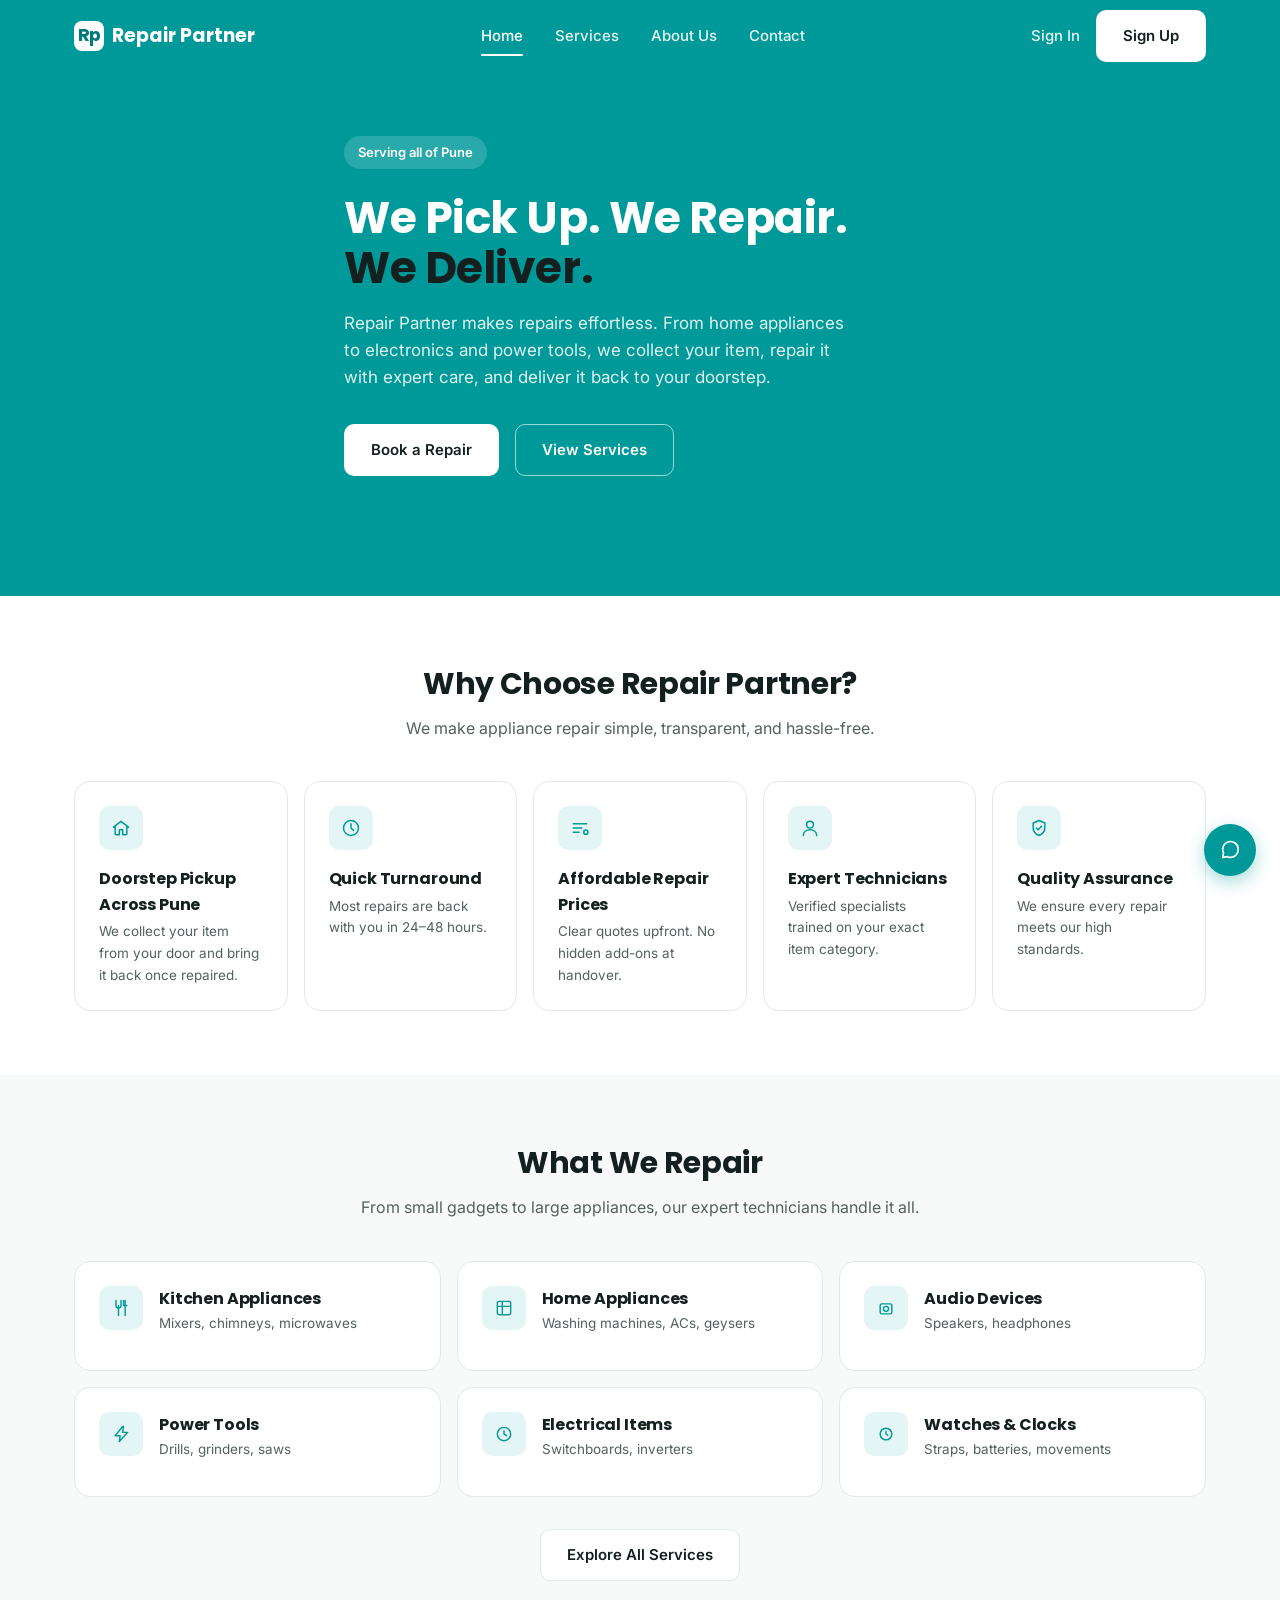
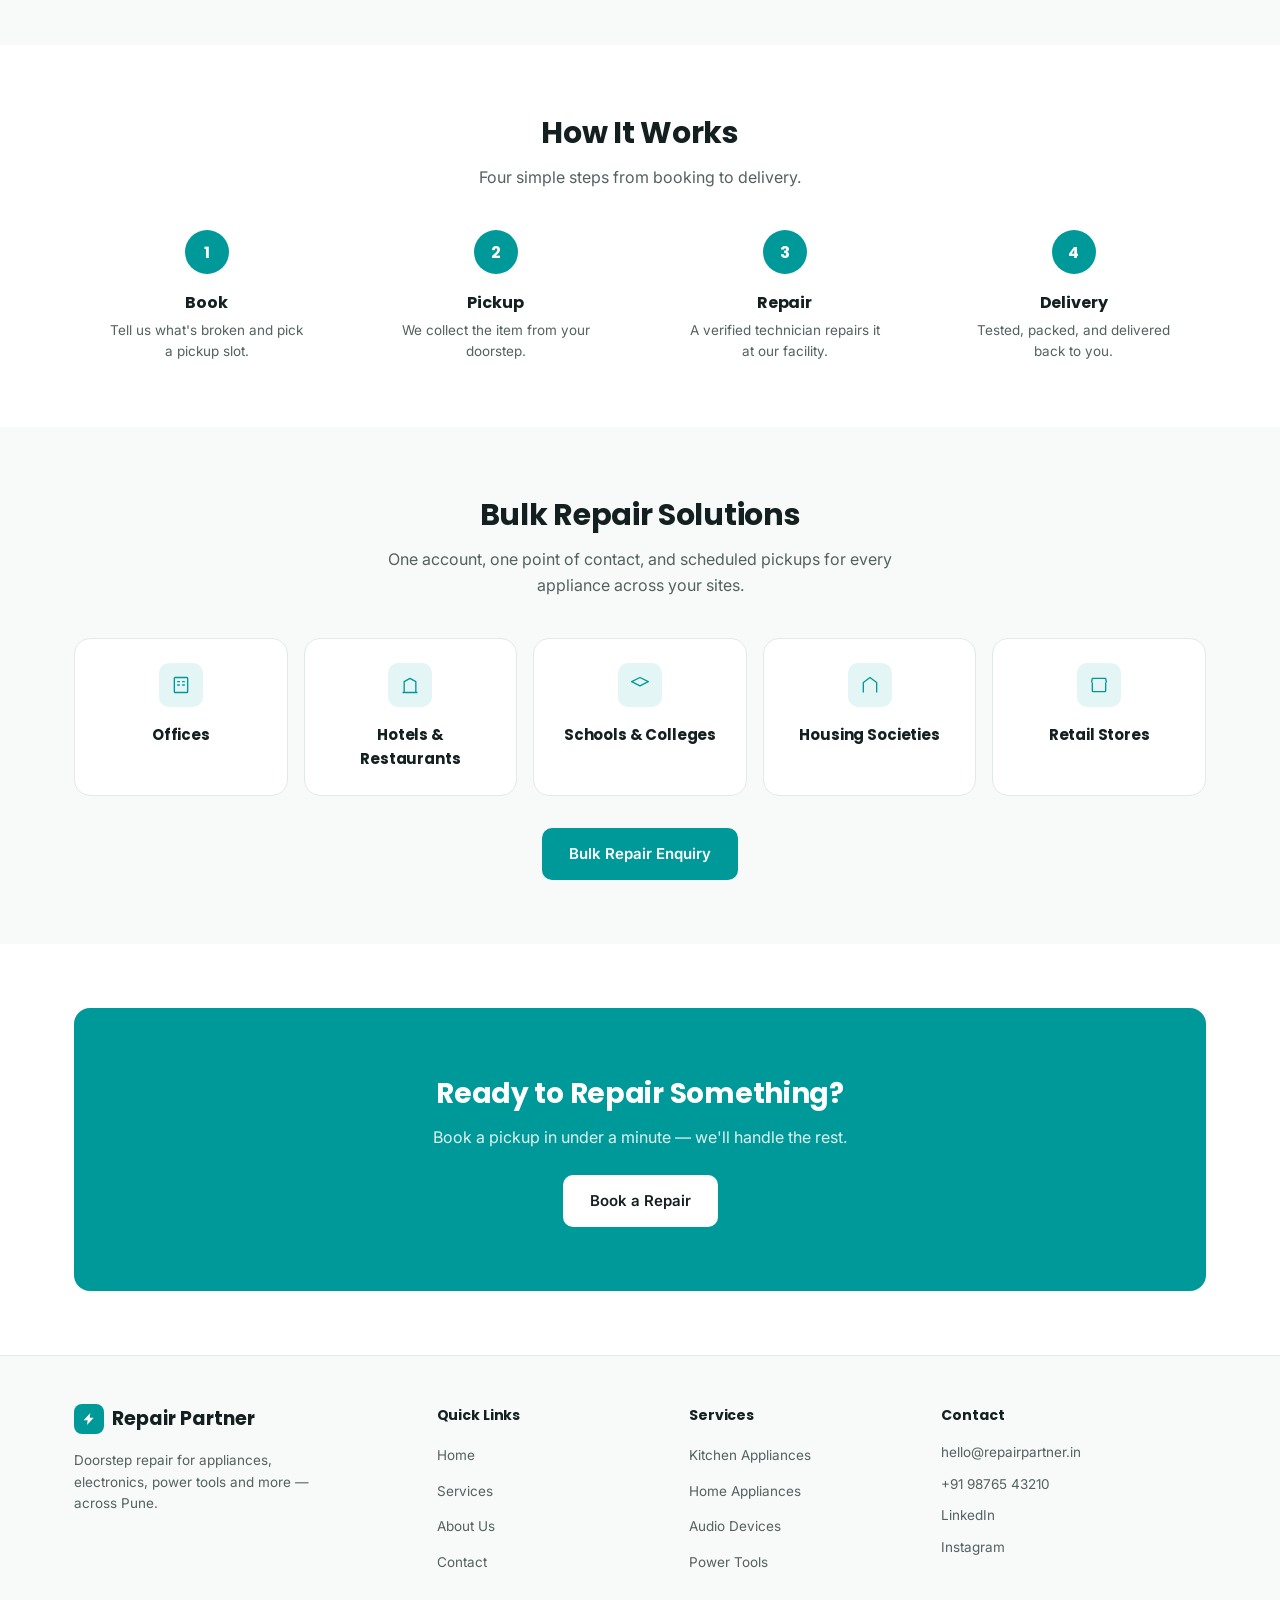
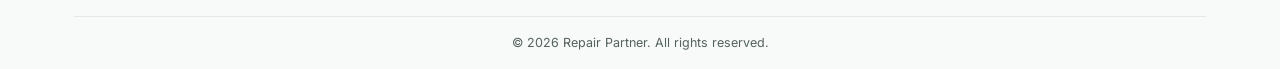
<file: index.html>
<!DOCTYPE html>
<html lang="en">
<head>
<meta charset="UTF-8">
<meta name="viewport" content="width=device-width, initial-scale=1.0">
<title>Electronics & Kitchen Appliance Repair in Pune | Doorstep Pickup & Delivery | Repair Partner</title>
<link rel="manifest" href="manifest.json">
<meta name="theme-color" content="#009999">
<link rel="icon" href="icon.svg" type="image/svg+xml">
<link rel="apple-touch-icon" href="icon.svg">
<link rel="preconnect" href="https://fonts.googleapis.com">
<link href="https://fonts.googleapis.com/css2?family=Poppins:wght@600;700;800&family=Inter:wght@400;500;600&display=swap" rel="stylesheet">
<style>

:root{
  --teal:#009999;
  --teal-dark:#007a7a;
  --teal-tint:#E4F5F5;
  --ink:#14201F;
  --ink-soft:#54615F;
  --border:#E3E9E8;
  --bg-alt:#F7FAF9;
  --white:#FFFFFF;
  --gold:#F3A712;

  --radius-card:16px;
  --radius-btn:10px;
  --sp-1:8px; --sp-2:16px; --sp-3:24px; --sp-4:32px; --sp-5:40px; --sp-6:48px; --sp-8:64px; --sp-10:80px;
  --container:1180px;
}
*{ margin:0; padding:0; box-sizing:border-box; }
body{
  font-family:'Inter', sans-serif; color:var(--ink); background:var(--white); line-height:1.6;
  -webkit-font-smoothing:antialiased;
}
h1,h2,h3,h4{ font-family:'Poppins', sans-serif; font-weight:700; color:var(--ink); letter-spacing:-0.01em; }
a{ text-decoration:none; color:inherit; }
ul{ list-style:none; }
img,svg{ display:block; }
button{ font-family:inherit; cursor:pointer; }

.wrap{ max-width:var(--container); margin:0 auto; padding:0 var(--sp-3); }
section{ padding:var(--sp-8) 0; }

/* ---------- Buttons ---------- */
.btn{
  display:inline-flex; align-items:center; justify-content:center; gap:8px;
  font-weight:600; font-size:15px; padding:13px 26px; border-radius:var(--radius-btn);
  transition:all .18s ease; border:1.5px solid transparent; white-space:nowrap;
}
.btn:hover{ transform:translateY(-2px); }
.btn:active{ transform:translateY(0); }
.btn-light{ background:var(--white); color:var(--ink); }
.btn-light:hover{ background:#EFF3F2; }
.btn-light-navbar{ background:var(--white); color:var(--ink); }
.btn-light-navbar:hover{ background:#EFF3F2; }
.btn-outline{ background:transparent; color:var(--white); border-color:rgba(255,255,255,0.6); }
.btn-outline:hover{ background:rgba(255,255,255,0.12); }
.btn-primary{ background:var(--teal); color:var(--white); }
.btn-primary:hover{ background:var(--teal-dark); }
.btn-secondary{ background:var(--white); color:var(--ink); border-color:var(--border); }
.btn-secondary:hover{ border-color:var(--teal); color:var(--teal); }
.btn-wrapper{ display:flex; justify-content:center; margin-top:var(--sp-4); }

/* ---------- Navbar ---------- */
.navbar{ background:var(--teal); }
.nav-inner{
  max-width:var(--container); margin:0 auto; padding:0 var(--sp-3);
  height:72px; display:flex; align-items:center; justify-content:space-between;
}
.logo{ display:flex; align-items:center; gap:8px; font-family:'Poppins',sans-serif; font-weight:700; font-size:19px; color:var(--white); }
.logo-mark{ width:30px; height:30px; border-radius:8px; background:var(--white); display:flex; align-items:center; justify-content:center; }
.nav-links{ display:flex; gap:var(--sp-4); }
.nav-links a{ position:relative; color:rgba(255,255,255,0.9); font-size:15px; font-weight:500; padding:4px 0; transition:color .2s ease; }
.nav-links a::after{ content:''; position:absolute; left:0; bottom:-4px; width:0; height:2px; background:var(--white); border-radius:2px; transition:width .25s ease; }
.nav-links a:hover, .nav-links a.active{ color:var(--white); }
.nav-links a:hover::after, .nav-links a.active::after{ width:100%; }
.nav-actions{ display:flex; align-items:center; gap:var(--sp-2); }
.nav-actions .signin{ position:relative; color:rgba(255,255,255,0.9); font-size:15px; font-weight:500; transition:color .2s ease; }
.nav-actions .signin:hover{ color:var(--white); }
.install-btn{
  display:none; align-items:center; gap:6px; background:#007A7A; color:var(--white);
  border:1.5px solid rgba(255,255,255,0.4); font-size:13.5px; font-weight:600; padding:9px 7px;
  border-radius:var(--radius-btn); transition:all .18s ease; white-space:nowrap;
}
.install-btn.is-visible{ display:none; }
.install-btn:hover{ background:rgba(255,255,255,0.26); border-color:rgba(255,255,255,0.7); transform:translateY(-2px); }
.install-btn svg{ width:16px; height:16px; flex:none; }
.hamburger{ display:none; width:40px; height:40px; align-items:center; justify-content:center; background:none; border:none; flex:none; }
.hamburger span{ display:block; width:20px; height:2px; background:var(--white); position:relative; }
.hamburger span::before,.hamburger span::after{ content:''; position:absolute; left:0; width:20px; height:2px; background:var(--white); }
.hamburger span::before{ top:-6px; } .hamburger span::after{ top:6px; }

.mobile-drawer{ display:none; flex-direction:column; background:var(--teal-dark); max-height:0; overflow:hidden; transition:max-height .3s ease; }
.mobile-drawer.open{ max-height:360px; overflow-y:auto; }
.mobile-drawer a{ padding:14px var(--sp-3); color:var(--white); font-size:15px; border-top:1px solid rgba(255,255,255,0.15); transition:background .18s ease; }
.mobile-drawer a:hover{ background:rgba(255,255,255,0.08); }
.mobile-drawer-install{
  display:none; width:100%; text-align:left; background:none; border:none; border-top:1px solid rgba(255,255,255,0.15);
  color:var(--white); font-size:15px; padding:14px var(--sp-3); font-family:inherit; cursor:pointer; align-items:center; gap:8px;
}
.mobile-drawer-install.is-visible{ display:none; }
.mobile-drawer-install:hover{ background:rgba(255,255,255,0.08); }
.mobile-drawer-install svg{ width:16px; height:16px; flex:none; }

/* ---------- Hero (flat color band) ---------- */
.hero{ background:var(--teal); padding:var(--sp-8) 0 var(--sp-10); }
.hero-inner{ max-width:640px; }
.badge{
  display:inline-block; background:rgba(255,255,255,0.16); color:var(--white);
  font-size:13px; font-weight:600; padding:6px 14px; border-radius:999px; margin-bottom:var(--sp-3);
}
.hero h1{ color:var(--white); font-size:44px; line-height:1.15; margin-bottom:var(--sp-2); }
.hero h1 .dark{ color:var(--ink); }
.hero p{ color:rgba(255,255,255,0.88); font-size:17px; max-width:520px; margin-bottom:var(--sp-4); }
.hero-cta{ display:flex; gap:var(--sp-2); margin-bottom:var(--sp-5); }
.stat b{ display:block; color:var(--white); font-family:'Poppins',sans-serif; font-size:22px; font-weight:700; }
.stat span{ color:rgba(255,255,255,0.8); font-size:13px; }

/* ---------- Page hero (for inner pages) ---------- */
.page-hero{ background:var(--teal); padding:var(--sp-6) 0; }
.page-hero h1{ color:var(--white); font-size:36px; margin-bottom:8px; }
.page-hero p{ color:rgba(255,255,255,0.88); font-size:16px; max-width:560px; }

/* ---------- Section head ---------- */
.section-head{ text-align:center; max-width:560px; margin:0 auto var(--sp-5); }
.section-head h2{ font-size:30px; margin-bottom:8px; }
.section-head p{ color:var(--ink-soft); font-size:16px; }
.section-alt{ background:var(--bg-alt); }

/* ---------- Cards: generic ---------- */
.icon-sq{
  width:44px; height:44px; border-radius:10px; background:var(--teal-tint);
  display:flex; align-items:center; justify-content:center; margin-bottom:var(--sp-2); flex:none;
}
.icon-sq svg *{ stroke:var(--teal); }

/* Why choose */
.features-grid{ display:grid; grid-template-columns:repeat(5,1fr); gap:var(--sp-2); }
.feature-card{
  background:var(--white); border:1px solid var(--border); border-radius:var(--radius-card);
  padding:var(--sp-3); transition:border-color .2s ease, transform .2s ease;
}
.feature-card:hover{ border-color:var(--teal); transform:translateY(-3px); }
.feature-card h4{ font-size:16px; margin-bottom:4px; }
.feature-card p{ font-size:13.5px; color:var(--ink-soft); }

/* What we repair */
.repair-grid{ display:grid; grid-template-columns:repeat(3,1fr); gap:var(--sp-2); margin-bottom:var(--sp-4); }
.repair-card{
  display:flex; gap:var(--sp-2); align-items:flex-start;
  background:var(--white); border:1px solid var(--border); border-radius:var(--radius-card);
  padding:var(--sp-3); transition:border-color .2s ease, transform .2s ease;
}
.repair-card:hover{ border-color:var(--teal); transform:translateY(-3px); }
.repair-card h4{ font-size:16px; margin-bottom:2px; }
.repair-card p{ font-size:13.5px; color:var(--ink-soft); }
.center{ display:flex; justify-content:center; }

/* How it works */
.steps-row{ display:grid; grid-template-columns:repeat(4,1fr); gap:var(--sp-3); }
.step{ text-align:center; }
.step-num{
  width:44px; height:44px; border-radius:50%; background:var(--teal); color:var(--white);
  font-family:'Poppins',sans-serif; font-weight:700; font-size:16px;
  display:flex; align-items:center; justify-content:center; margin:0 auto var(--sp-2);
}
.step h4{ font-size:16px; margin-bottom:4px; }
.step p{ font-size:13.5px; color:var(--ink-soft); max-width:200px; margin:0 auto; }

/* Bulk repair */
.bulk-grid{ display:grid; grid-template-columns:repeat(5,1fr); gap:var(--sp-2); }
.bulk-card{
  background:var(--white); border:1px solid var(--border); border-radius:var(--radius-card);
  padding:var(--sp-3); text-align:center; transition:border-color .2s ease, transform .2s ease;
}
.bulk-card:hover{ border-color:var(--teal); transform:translateY(-3px); }
.bulk-card .icon-sq{ margin:0 auto var(--sp-2); }
.bulk-card h4{ font-size:15px; }
.bulk-head{ text-align:center; max-width:560px; margin:0 auto var(--sp-5); }
.bulk-head h2{ font-size:30px; margin-bottom:8px; }
.bulk-head p{ color:var(--ink-soft); margin-bottom:var(--sp-3); }

/* Mobile-only bulk -> contact prompt */
.mobile-bulk-contact{ display:none; }

/* Testimonials */
.testi-grid{ display:grid; grid-template-columns:repeat(3,1fr); gap:var(--sp-2); }
.testi-card{ background:var(--white); border:1px solid var(--border); border-radius:var(--radius-card); padding:var(--sp-3); }
.testi-stars{ color:var(--gold); font-size:13px; margin-bottom:var(--sp-1); letter-spacing:2px; }
.testi-card p.quote{ font-size:14.5px; color:var(--ink); margin-bottom:var(--sp-2); }
.testi-person{ display:flex; align-items:center; gap:10px; }
.avatar{ width:36px; height:36px; border-radius:50%; background:var(--teal-tint); color:var(--teal); display:flex; align-items:center; justify-content:center; font-family:'Poppins',sans-serif; font-weight:700; font-size:14px; }
.testi-person b{ display:block; font-size:13.5px; }
.testi-person span{ font-size:12px; color:var(--ink-soft); }

/* CTA banner */
.cta-banner{ background:var(--teal); text-align:center; padding:var(--sp-8) var(--sp-3); border-radius:var(--radius-card); }
.cta-banner h2{ color:var(--white); font-size:28px; margin-bottom:8px; }
.cta-banner p{ color:rgba(255,255,255,0.88); margin-bottom:var(--sp-3); }

/* Footer (light, matches reference) */
footer{ background:var(--bg-alt); border-top:1px solid var(--border); }
.footer-grid{ display:grid; grid-template-columns:1.5fr 1fr 1fr 1.2fr; gap:var(--sp-4); padding:var(--sp-6) 0 var(--sp-4); }
.footer-brand .logo{ color:var(--ink); margin-bottom:var(--sp-2); }
.footer-brand .logo-mark{ background:var(--teal); }
.footer-brand .logo-mark svg path{ fill:var(--white); }
.footer-brand p{ font-size:13.5px; color:var(--ink-soft); max-width:250px; }
footer h4{ font-size:14px; margin-bottom:var(--sp-2); }
.footer-links li{ margin-bottom:10px; }
.footer-links a{ font-size:13.5px; color:var(--ink-soft); }
.footer-links a:hover{ color:var(--teal); }
.footer-contact li{ font-size:13.5px; color:var(--ink-soft); margin-bottom:10px; }
.footer-contact a:hover{ color:var(--teal); }
.footer-bottom{ border-top:1px solid var(--border); text-align:center; padding:var(--sp-2) 0; font-size:12.5px; color:var(--ink-soft); }

/* Chat FAB */
.chat-fab{
  position:fixed; bottom:24px; right:24px; width:52px; height:52px; border-radius:50%;
  background:var(--teal); display:flex; align-items:center; justify-content:center;
  box-shadow:0 6px 18px rgba(0,153,153,0.35); z-index:50;
}

/* ---------- Mobile ---------- */
@media (max-width:900px){
  section{ padding:var(--sp-6) 0; }
  .btn-light-navbar{ display: none;}
  .nav-links, .nav-actions .signin{ display:none; }
  .hamburger{ display:flex; }
  .mobile-drawer{ display:flex; }
  .hero h1{ font-size:32px; }
  .page-hero h1{ font-size:28px; }
  .hero-cta{ flex-direction:column; }
  .hero-cta .btn{ width:100%; }

  .features-grid{ grid-template-columns:1fr; }
  .repair-grid{ grid-template-columns:1fr; }
  .steps-row{ grid-template-columns:1fr 1fr; row-gap:var(--sp-4); }
  .testi-grid{ grid-template-columns:1fr; }

  /* Hide full Bulk Repair section on mobile; show a compact contact prompt instead */
  .bulk-section{ display:none; }
  .mobile-bulk-contact{ display:block; }

  .footer-grid{ grid-template-columns:1fr 1fr; gap:var(--sp-3); }
  .footer-brand{ grid-column:1/-1; }
}
@media (max-width:480px){
  .logo {
    position: relative;
    font-size: 0; /* hides original "Repair Partner" text */
  }

  /* Keep the Rp mark visible */
  .logo .logo-mark {
    margin-right: -6px;
    font-size: initial; /* restore size for SVG */
  }

  /* Inject stacked text */
  .logo::after {
    content: "Repair\A Partner"; /* stacked text */
    white-space: pre;            /* respect line break */
    font-size: 16px;
    font-weight: 600;
    line-height: 1.1;
    color: var(--white);
  }
  .steps-row{ grid-template-columns:1fr; }
  .footer-grid{ grid-template-columns:1fr; }
  .install-btn.is-visible{ display:flex; }
}
</style>
</head>
<body>

<!-- NAVBAR -->
<header class="navbar">
  <div class="nav-inner">
    <div class="logo">
    <span class="logo-mark">
        <svg width="22" height="22" viewBox="0 0 64 64" xmlns="http://www.w3.org/2000/svg">
            <text
                x="50%"
                y="52%"
                text-anchor="middle"
                dominant-baseline="middle"
                font-family="Poppins, Arial, sans-serif"
                font-size="52"
                font-weight="650"
                letter-spacing="-2"
                fill="#007A7A">
                Rp
            </text>
        </svg>
    </span>
    Repair Partner
</div>
    <nav class="nav-links">
      <a href="index.html" class="active">Home</a>
      <a href="services.html">Services</a>
      <a href="about.html">About Us</a>
      <a href="contact.html">Contact</a>
    </nav>
    <div class="nav-actions">
      <button class="install-btn" id="installAppBtn" aria-label="Install App" type="button">
        <svg viewBox="0 0 24 24" fill="none"><path d="M12 3v12m0 0l-4-4m4 4l4-4M5 17v2a2 2 0 002 2h10a2 2 0 002-2v-2" stroke="currentColor" stroke-width="1.8" stroke-linecap="round" stroke-linejoin="round"/></svg>
        <span>Install App</span>
      </button>
      <a href="signin.html" class="signin">Sign In</a>
      <a href="signup.html" class="btn btn-light-navbar">Sign Up</a>
      <button class="hamburger" aria-label="Menu" onclick="document.querySelector('.mobile-drawer').classList.toggle('open')"><span></span></button>
    </div>
  </div>
  <div class="mobile-drawer">
    <a href="index.html">Home</a>
    <a href="services.html">Services</a>
    <a href="about.html">About Us</a>
    <a href="contact.html">Contact</a>
    <a href="signin.html">Sign In</a>
    <a href="signup.html">Sign Up</a>
    <button class="mobile-drawer-install" id="installAppBtnMobile" type="button">
      <svg viewBox="0 0 24 24" fill="none"><path d="M12 3v12m0 0l-4-4m4 4l4-4M5 17v2a2 2 0 002 2h10a2 2 0 002-2v-2" stroke="currentColor" stroke-width="1.8" stroke-linecap="round" stroke-linejoin="round"/></svg>
      Install App
    </button>
  </div>
</header>

<!-- HERO -->
<section class="hero">
  <div class="wrap hero-inner">
    <span class="badge">Serving all of Pune</span>
    <h1>We Pick Up. We Repair.<br><span class="dark">We Deliver.</span></h1>
    <p>Repair Partner makes repairs effortless. From home appliances to electronics and power tools, we collect your item, repair it with expert care, and deliver it back to your doorstep.</p>
    <div class="hero-cta">
      <a href="contact.html" class="btn btn-light">Book a Repair</a>
      <a href="services.html" class="btn btn-outline">View Services</a>
    </div>
  </div>
</section>

<!-- WHY CHOOSE -->
<section>
  <div class="wrap">
    <div class="section-head">
      <h2>Why Choose Repair Partner?</h2>
      <p>We make appliance repair simple, transparent, and hassle-free.</p>
    </div>
    <div class="features-grid">
      <div class="feature-card">
        <div class="icon-sq"><svg width="20" height="20" viewBox="0 0 24 24" fill="none"><path d="M3 11l9-7 9 7M5 10v9a1 1 0 001 1h4v-6h4v6h4a1 1 0 001-1v-9" stroke-width="1.8" stroke-linecap="round" stroke-linejoin="round"/></svg></div>
        <h4>Doorstep Pickup Across Pune</h4>
        <p>We collect your item from your door and bring it back once repaired.</p>
      </div>
      <div class="feature-card">
        <div class="icon-sq"><svg width="20" height="20" viewBox="0 0 24 24" fill="none"><circle cx="12" cy="12" r="9" stroke-width="1.8"/><path d="M12 7v5l3 3" stroke-width="1.8" stroke-linecap="round"/></svg></div>
        <h4>Quick Turnaround</h4>
        <p>Most repairs are back with you in 24–48 hours.</p>
      </div>
      <div class="feature-card">
        <div class="icon-sq"><svg width="20" height="20" viewBox="0 0 24 24" fill="none"><path d="M4 7h16M4 12h10M4 17h7" stroke-width="1.8" stroke-linecap="round"/><circle cx="19" cy="17" r="2.5" stroke-width="1.8"/></svg></div>
        <h4>Affordable Repair Prices</h4>
        <p>Clear quotes upfront. No hidden add-ons at handover.</p>
      </div>
      <div class="feature-card">
        <div class="icon-sq"><svg width="20" height="20" viewBox="0 0 24 24" fill="none"><circle cx="12" cy="8" r="4" stroke-width="1.8"/><path d="M4 21c0-4.4 3.6-7 8-7s8 2.6 8 7" stroke-width="1.8" stroke-linecap="round"/></svg></div>
        <h4>Expert Technicians</h4>
        <p>Verified specialists trained on your exact item category.</p>
      </div>
      <div class="feature-card">
        <div class="icon-sq"><svg width="20" height="20" viewBox="0 0 24 24" fill="none"><path d="M12 3l7 3v6c0 5-3.5 7.5-7 9-3.5-1.5-7-4-7-9V6l7-3z" stroke-width="1.8" stroke-linejoin="round"/><path d="M9 12l2 2 4-4" stroke-width="1.8" stroke-linecap="round" stroke-linejoin="round"/></svg></div>
        <h4>Quality Assurance</h4>
        <p>We ensure every repair meets our high standards.</p>
      </div>
    </div>
  </div>
</section>

<!-- WHAT WE REPAIR -->
<section class="section-alt" id="services">
  <div class="wrap">
    <div class="section-head">
      <h2>What We Repair</h2>
      <p>From small gadgets to large appliances, our expert technicians handle it all.</p>
    </div>
    <div class="repair-grid">
      <div class="repair-card"><div class="icon-sq"><svg width="20" height="20" viewBox="0 0 24 24" fill="none"><path d="M6 3v6a3 3 0 006 0V3M9 9v12M17 3v18M15 3v6h4" stroke-width="1.7" stroke-linecap="round" stroke-linejoin="round"/></svg></div><div><h4>Kitchen Appliances</h4><p>Mixers, chimneys, microwaves</p></div></div>
      <div class="repair-card"><div class="icon-sq"><svg width="20" height="20" viewBox="0 0 24 24" fill="none"><rect x="4" y="4" width="16" height="16" rx="2" stroke-width="1.7"/><path d="M4 10h16M10 4v16" stroke-width="1.7"/></svg></div><div><h4>Home Appliances</h4><p>Washing machines, ACs, geysers</p></div></div>
      <div class="repair-card"><div class="icon-sq"><svg width="20" height="20" viewBox="0 0 24 24" fill="none"><rect x="5" y="7" width="14" height="12" rx="2" stroke-width="1.7"/><circle cx="12" cy="13" r="3" stroke-width="1.7"/></svg></div><div><h4>Audio Devices</h4><p>Speakers, headphones</p></div></div>
      <div class="repair-card"><div class="icon-sq"><svg width="20" height="20" viewBox="0 0 24 24" fill="none"><path d="M14 3l-9 11h6l-1 7 10-11h-6l1-7z" stroke-width="1.7" stroke-linejoin="round"/></svg></div><div><h4>Power Tools</h4><p>Drills, grinders, saws</p></div></div>
      <div class="repair-card"><div class="icon-sq"><svg width="20" height="20" viewBox="0 0 24 24" fill="none"><circle cx="12" cy="12" r="8" stroke-width="1.7"/><path d="M12 8v4l3 2" stroke-width="1.7" stroke-linecap="round"/></svg></div><div><h4>Electrical Items</h4><p>Switchboards, inverters</p></div></div>
      <div class="repair-card"><div class="icon-sq"><svg width="20" height="20" viewBox="0 0 24 24" fill="none"><circle cx="12" cy="12" r="7" stroke-width="1.7"/><path d="M12 9v3l2 1.5" stroke-width="1.7" stroke-linecap="round"/></svg></div><div><h4>Watches &amp; Clocks</h4><p>Straps, batteries, movements</p></div></div>
    </div>
    <div class="center"><a href="services.html" class="btn btn-secondary">Explore All Services</a></div>
  </div>
</section>

<!-- HOW IT WORKS -->
<section>
  <div class="wrap">
    <div class="section-head">
      <h2>How It Works</h2>
      <p>Four simple steps from booking to delivery.</p>
    </div>
    <div class="steps-row">
      <div class="step"><div class="step-num">1</div><h4>Book</h4><p>Tell us what's broken and pick a pickup slot.</p></div>
      <div class="step"><div class="step-num">2</div><h4>Pickup</h4><p>We collect the item from your doorstep.</p></div>
      <div class="step"><div class="step-num">3</div><h4>Repair</h4><p>A verified technician repairs it at our facility.</p></div>
      <div class="step"><div class="step-num">4</div><h4>Delivery</h4><p>Tested, packed, and delivered back to you.</p></div>
    </div>
  </div>
</section>

<!-- BULK REPAIR (desktop only) -->
<section class="section-alt bulk-section" id="bulk">
  <div class="wrap">
    <div class="bulk-head">
      <h2>Bulk Repair Solutions</h2>
      <p>One account, one point of contact, and scheduled pickups for every appliance across your sites.</p>
    </div>
    <div class="bulk-grid">
      <div class="bulk-card"><div class="icon-sq"><svg width="20" height="20" viewBox="0 0 24 24" fill="none"><rect x="4" y="3" width="16" height="18" rx="1" stroke-width="1.6"/><path d="M8 8h2M14 8h2M8 12h2M14 12h2" stroke-width="1.6" stroke-linecap="round"/></svg></div><h4>Offices</h4></div>
      <div class="bulk-card"><div class="icon-sq"><svg width="20" height="20" viewBox="0 0 24 24" fill="none"><path d="M3 21h18M5 21V8l7-4 7 4v13" stroke-width="1.6" stroke-linejoin="round"/></svg></div><h4>Hotels &amp; Restaurants</h4></div>
      <div class="bulk-card"><div class="icon-sq"><svg width="20" height="20" viewBox="0 0 24 24" fill="none"><path d="M12 3L2 8l10 5 10-5-10-5z" stroke-width="1.6" stroke-linejoin="round"/></svg></div><h4>Schools &amp; Colleges</h4></div>
      <div class="bulk-card"><div class="icon-sq"><svg width="20" height="20" viewBox="0 0 24 24" fill="none"><path d="M4 21V9l8-6 8 6v12" stroke-width="1.6" stroke-linejoin="round"/></svg></div><h4>Housing Societies</h4></div>
      <div class="bulk-card"><div class="icon-sq"><svg width="20" height="20" viewBox="0 0 24 24" fill="none"><path d="M3 9l1-5h16l1 5M4 9v10a1 1 0 001 1h14a1 1 0 001-1V9" stroke-width="1.6" stroke-linejoin="round"/></svg></div><h4>Retail Stores</h4></div>
    </div>
    <div class="btn-wrapper">
      <a href="contact.html" class="btn btn-primary">Bulk Repair Enquiry</a>
    </div>
  </div>
</section>

<!-- MOBILE-ONLY: replaces Bulk Repair section with a simple contact prompt -->
<section class="mobile-bulk-contact">
  <div class="wrap">
    <div class="repair-card" style="align-items:center;">
      <div class="icon-sq"><svg width="20" height="20" viewBox="0 0 24 24" fill="none"><path d="M4 4h16v16H4z" stroke-width="1.6" stroke-linejoin="round"/><path d="M4 5l8 7 8-7" stroke-width="1.6" stroke-linejoin="round"/></svg></div>
      <div>
        <h4>Need bulk repair for your business?</h4>
        <p>Offices, hotels, schools &amp; more — <a href="contact.html" style="color:var(--teal); font-weight:600;">contact us</a> for a custom quote.</p>
      </div>
    </div>
  </div>
</section>

<!-- CTA BANNER -->
<section>
  <div class="wrap">
    <div class="cta-banner">
      <h2>Ready to Repair Something?</h2>
      <p>Book a pickup in under a minute — we'll handle the rest.</p>
      <a href="contact.html" class="btn btn-light">Book a Repair</a>
    </div>
  </div>
</section>

<!-- FOOTER -->
<footer id="contact">
  <div class="wrap">
    <div class="footer-grid">
      <div class="footer-brand">
        <div class="logo"><span class="logo-mark"><svg width="16" height="16" viewBox="0 0 24 24" fill="none"><path d="M14 3L4 14h6l-1 7 10-11h-6l1-7z"/></svg></span>Repair Partner</div>
        <p>Doorstep repair for appliances, electronics, power tools and more — across Pune.</p>
      </div>
      <div>
        <h4>Quick Links</h4>
        <ul class="footer-links">
          <li><a href="index.html">Home</a></li>
          <li><a href="services.html">Services</a></li>
          <li><a href="about.html">About Us</a></li>
          <li><a href="contact.html">Contact</a></li>
        </ul>
      </div>
      <div>
        <h4>Services</h4>
        <ul class="footer-links">
          <li><a href="services.html">Kitchen Appliances</a></li>
          <li><a href="services.html">Home Appliances</a></li>
          <li><a href="services.html">Audio Devices</a></li>
          <li><a href="services.html">Power Tools</a></li>
        </ul>
      </div>
      <div>
        <h4>Contact</h4>
        <ul class="footer-contact">
          <li><a href="mailto:hello@repairpartner.in">hello@repairpartner.in</a></li>
          <li><a href="tel:+919876543210">+91 98765 43210</a></li>
          <li><a href="#">LinkedIn</a></li>
          <li><a href="#">Instagram</a></li>
        </ul>
      </div>
    </div>
    <div class="footer-bottom">© 2026 Repair Partner. All rights reserved.</div>
  </div>
</footer>

<a href="contact.html" class="chat-fab" aria-label="Chat with us">
  <svg width="22" height="22" viewBox="0 0 24 24" fill="none"><path d="M21 11.5a8.5 8.5 0 01-8.5 8.5c-1.2 0-2.3-.25-3.3-.7L4 20l1-4.8A8.5 8.5 0 1121 11.5z" stroke="white" stroke-width="1.8" stroke-linejoin="round"/></svg>
</a>

<script>
(function(){
  let deferredPrompt = null;
  const desktopBtn = document.getElementById('installAppBtn');
  const mobileBtn = document.getElementById('installAppBtnMobile');

  window.addEventListener('beforeinstallprompt', (e) => {
    e.preventDefault();
    deferredPrompt = e;
    if(desktopBtn) desktopBtn.classList.add('is-visible');
    if(mobileBtn) mobileBtn.classList.add('is-visible');
  });

  async function doInstall(){
    if(!deferredPrompt) return;
    deferredPrompt.prompt();
    await deferredPrompt.userChoice;
    deferredPrompt = null;
    if(desktopBtn) desktopBtn.classList.remove('is-visible');
    if(mobileBtn) mobileBtn.classList.remove('is-visible');
  }
  if(desktopBtn) desktopBtn.addEventListener('click', doInstall);
  if(mobileBtn) mobileBtn.addEventListener('click', doInstall);

  window.addEventListener('appinstalled', () => {
    if(desktopBtn) desktopBtn.classList.remove('is-visible');
    if(mobileBtn) mobileBtn.classList.remove('is-visible');
  });

  if('serviceWorker' in navigator){
    window.addEventListener('load', () => {
      navigator.serviceWorker.register('sw.js').catch(() => {});
    });
  }
})();
</script>

</body>
</html>
</file>
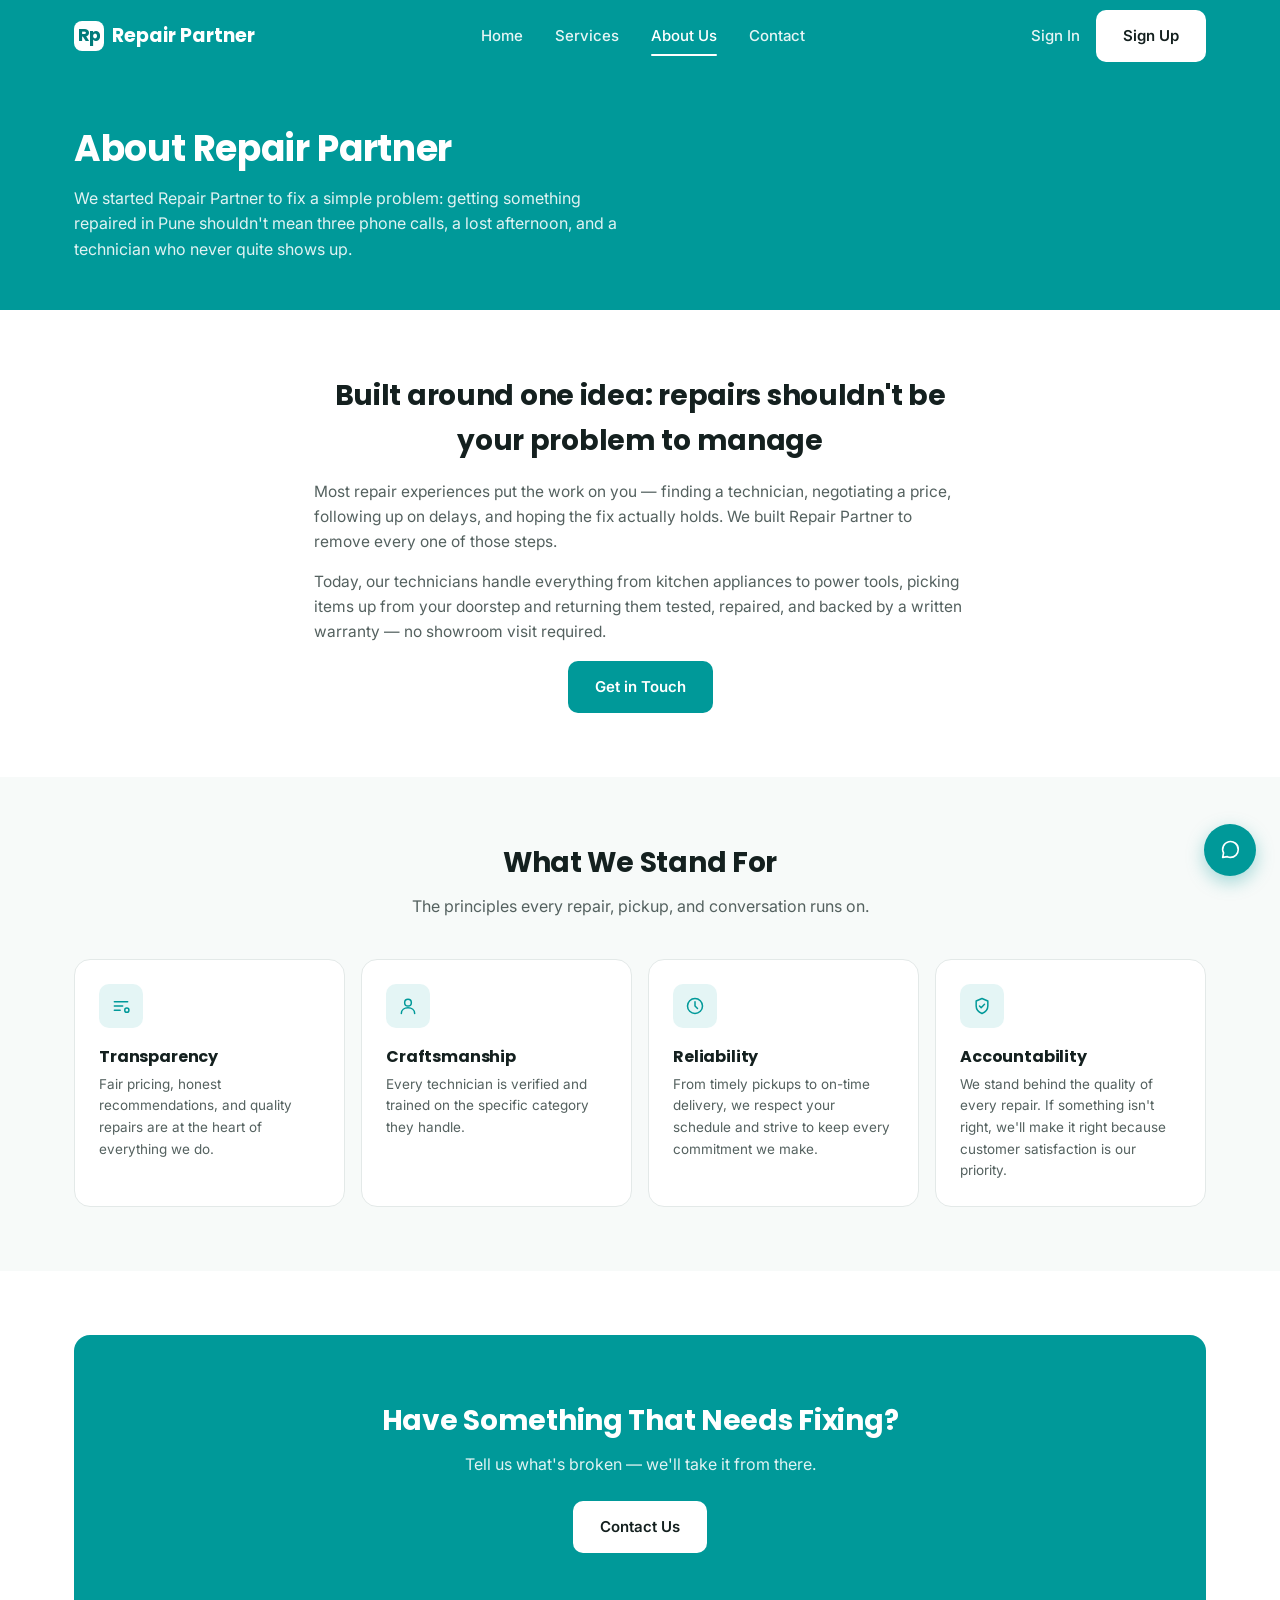
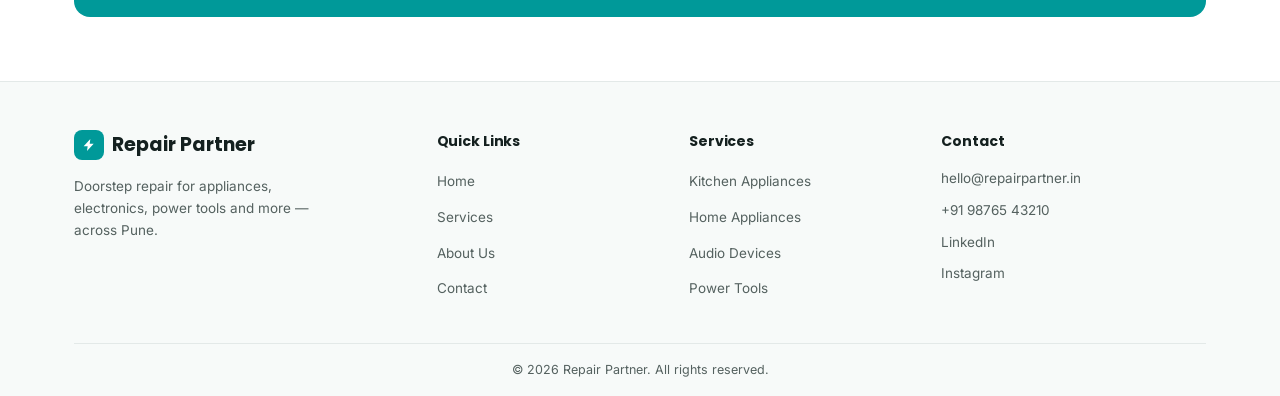
<file: about.html>
<!DOCTYPE html>
<html lang="en">
<head>
<meta charset="UTF-8">
<meta name="viewport" content="width=device-width, initial-scale=1.0">
<title>About Us — Repair Partner</title>
<link rel="manifest" href="manifest.json">
<meta name="theme-color" content="#009999">
<link rel="icon" href="icon.svg" type="image/svg+xml">
<link rel="apple-touch-icon" href="icon.svg">
<link rel="preconnect" href="https://fonts.googleapis.com">
<link href="https://fonts.googleapis.com/css2?family=Poppins:wght@600;700;800&family=Inter:wght@400;500;600&display=swap" rel="stylesheet">
<style>

:root{
  --teal:#009999;
  --teal-dark:#007a7a;
  --teal-tint:#E4F5F5;
  --ink:#14201F;
  --ink-soft:#54615F;
  --border:#E3E9E8;
  --bg-alt:#F7FAF9;
  --white:#FFFFFF;
  --gold:#F3A712;

  --radius-card:16px;
  --radius-btn:10px;
  --sp-1:8px; --sp-2:16px; --sp-3:24px; --sp-4:32px; --sp-5:40px; --sp-6:48px; --sp-8:64px; --sp-10:80px;
  --container:1180px;
}
*{ margin:0; padding:0; box-sizing:border-box; }
body{ font-family:'Inter', sans-serif; color:var(--ink); background:var(--white); line-height:1.6; -webkit-font-smoothing:antialiased; }
h1,h2,h3,h4{ font-family:'Poppins', sans-serif; font-weight:700; color:var(--ink); letter-spacing:-0.01em; }
a{ text-decoration:none; color:inherit; }
ul{ list-style:none; }
img,svg{ display:block; }
button{ font-family:inherit; cursor:pointer; }

.wrap{ max-width:var(--container); margin:0 auto; padding:0 var(--sp-3); }
section{ padding:var(--sp-8) 0; }

.btn{ display:inline-flex; align-items:center; justify-content:center; gap:8px; font-weight:600; font-size:15px; padding:13px 26px; border-radius:var(--radius-btn); transition:all .18s ease; border:1.5px solid transparent; white-space:nowrap; }
.btn:hover{ transform:translateY(-2px); }
.btn:active{ transform:translateY(0); }
.btn-light{ background:var(--white); color:var(--ink); }
.btn-light:hover{ background:#EFF3F2; }
.btn-primary{ background:var(--teal); color:var(--white); }
.btn-primary:hover{ background:var(--teal-dark); }
.btn-secondary{ background:var(--white); color:var(--ink); border-color:var(--border); }
.btn-secondary:hover{ border-color:var(--teal); color:var(--teal); }

/* Navbar (shared) */
.navbar{ background:var(--teal); }
.nav-inner{ max-width:var(--container); margin:0 auto; padding:0 var(--sp-3); height:72px; display:flex; align-items:center; justify-content:space-between; }
.logo{ display:flex; align-items:center; gap:8px; font-family:'Poppins',sans-serif; font-weight:700; font-size:19px; color:var(--white); }
.logo-mark{ width:30px; height:30px; border-radius:8px; background:var(--white); display:flex; align-items:center; justify-content:center; }
.nav-links{ display:flex; gap:var(--sp-4); }
.nav-links a{ position:relative; color:rgba(255,255,255,0.9); font-size:15px; font-weight:500; padding:4px 0; transition:color .2s ease; }
.nav-links a::after{ content:''; position:absolute; left:0; bottom:-4px; width:0; height:2px; background:var(--white); border-radius:2px; transition:width .25s ease; }
.nav-links a:hover, .nav-links a.active{ color:var(--white); }
.nav-links a:hover::after, .nav-links a.active::after{ width:100%; }
.nav-actions{ display:flex; align-items:center; gap:var(--sp-2); }
.nav-actions .signin{ position:relative; color:rgba(255,255,255,0.9); font-size:15px; font-weight:500; transition:color .2s ease; }
.nav-actions .signin:hover{ color:var(--white); }
.install-btn{
  display:none; align-items:center; gap:6px; background:#007A7A; color:var(--white);
  border:1.5px solid rgba(255,255,255,0.4); font-size:13.5px; font-weight:600; padding:9px 7px;
  border-radius:var(--radius-btn); transition:all .18s ease; white-space:nowrap;
}
.install-btn.is-visible{ display:none; }
.install-btn:hover{ background:rgba(255,255,255,0.26); border-color:rgba(255,255,255,0.7); transform:translateY(-2px); }
.install-btn svg{ width:16px; height:16px; flex:none; }
.hamburger{ display:none; width:40px; height:40px; align-items:center; justify-content:center; background:none; border:none; flex:none; }
.hamburger span{ display:block; width:20px; height:2px; background:var(--white); position:relative; }
.hamburger span::before,.hamburger span::after{ content:''; position:absolute; left:0; width:20px; height:2px; background:var(--white); }
.hamburger span::before{ top:-6px; } .hamburger span::after{ top:6px; }
.mobile-drawer{ display:none; flex-direction:column; background:var(--teal-dark); max-height:0; overflow:hidden; transition:max-height .3s ease; }
.mobile-drawer.open{ max-height:360px; overflow-y:auto; }
.mobile-drawer a{ padding:14px var(--sp-3); color:var(--white); font-size:15px; border-top:1px solid rgba(255,255,255,0.15); transition:background .18s ease; }
.mobile-drawer a:hover{ background:rgba(255,255,255,0.08); }
.mobile-drawer-install{
  display:none; width:100%; text-align:left; background:none; border:none; border-top:1px solid rgba(255,255,255,0.15);
  color:var(--white); font-size:15px; padding:14px var(--sp-3); font-family:inherit; cursor:pointer; align-items:center; gap:8px;
}
.mobile-drawer-install.is-visible{ display:none; }
.mobile-drawer-install:hover{ background:rgba(255,255,255,0.08); }
.mobile-drawer-install svg{ width:16px; height:16px; flex:none; }

/* Page hero */
.page-hero{ background:var(--teal); padding:var(--sp-6) 0; }
.page-hero h1{ color:var(--white); font-size:36px; margin-bottom:8px; }
.page-hero p{ color:rgba(255,255,255,0.88); font-size:16px; max-width:560px; }

.section-head{ text-align:center; max-width:560px; margin:0 auto var(--sp-5); }
.section-head h2{ font-size:28px; margin-bottom:8px; }
.section-head p{ color:var(--ink-soft); font-size:16px; }
.section-alt{ background:var(--bg-alt); }

/* Story */
.story-grid{ display:grid; grid-template-columns:1fr 1fr; gap:var(--sp-6); align-items:center; }
.story-copy h2{ font-size:28px; margin-bottom:var(--sp-2); }
.story-copy p{ color:var(--ink-soft); margin-bottom:var(--sp-2); font-size:15.5px; }
.story-visual{
  background:var(--teal-tint); border-radius:var(--radius-card); padding:var(--sp-5);
  display:grid; grid-template-columns:1fr 1fr; gap:var(--sp-2);
}
.story-stat{ background:var(--white); border-radius:12px; padding:var(--sp-3); text-align:center; }
.story-stat b{ display:block; font-family:'Poppins',sans-serif; font-size:26px; color:var(--teal-dark); }
.story-stat span{ font-size:13px; color:var(--ink-soft); }

/* story-visual hidden per current requirements (kept in markup/CSS for future re-enable) */
.story-visual{ display:none; }
.story-grid{ grid-template-columns:1fr; max-width:700px; margin:0 auto; }
.story-grid .story-copy{ text-align:center; }
.story-grid .story-copy p{ text-align:left; }

/* Values */
.values-grid{ display:grid; grid-template-columns:repeat(4,1fr); gap:var(--sp-2); }
.value-card{ background:var(--white); border:1px solid var(--border); border-radius:var(--radius-card); padding:var(--sp-3); transition:border-color .2s ease, transform .2s ease; }
.value-card:hover{ border-color:var(--teal); transform:translateY(-3px); }
.icon-sq{ width:44px; height:44px; border-radius:10px; background:var(--teal-tint); display:flex; align-items:center; justify-content:center; margin-bottom:var(--sp-2); flex:none; }
.icon-sq svg *{ stroke:var(--teal); }
.value-card h4{ font-size:16px; margin-bottom:4px; }
.value-card p{ font-size:13.5px; color:var(--ink-soft); }

/* Timeline / process */
.timeline{ display:grid; grid-template-columns:repeat(3,1fr); gap:var(--sp-3); }
.timeline-item{ background:var(--white); border:1px solid var(--border); border-radius:var(--radius-card); padding:var(--sp-3); }
.timeline-year{ display:inline-block; font-size:13px; font-weight:700; color:var(--teal-dark); background:var(--teal-tint); padding:4px 12px; border-radius:999px; margin-bottom:var(--sp-2); }
.timeline-item h4{ font-size:16px; margin-bottom:4px; }
.timeline-item p{ font-size:13.5px; color:var(--ink-soft); }

/* CTA banner */
.cta-banner{ background:var(--teal); text-align:center; padding:var(--sp-8) var(--sp-3); border-radius:var(--radius-card); }
.cta-banner h2{ color:var(--white); font-size:28px; margin-bottom:8px; }
.cta-banner p{ color:rgba(255,255,255,0.88); margin-bottom:var(--sp-3); }

/* Footer (shared) */
footer{ background:var(--bg-alt); border-top:1px solid var(--border); }
.footer-grid{ display:grid; grid-template-columns:1.5fr 1fr 1fr 1.2fr; gap:var(--sp-4); padding:var(--sp-6) 0 var(--sp-4); }
.footer-brand .logo{ color:var(--ink); margin-bottom:var(--sp-2); }
.footer-brand .logo-mark{ background:var(--teal); }
.footer-brand .logo-mark svg path{ fill:var(--white); }
.footer-brand p{ font-size:13.5px; color:var(--ink-soft); max-width:250px; }
footer h4{ font-size:14px; margin-bottom:var(--sp-2); }
.footer-links li{ margin-bottom:10px; }
.footer-links a{ font-size:13.5px; color:var(--ink-soft); }
.footer-links a:hover{ color:var(--teal); }
.footer-contact li{ font-size:13.5px; color:var(--ink-soft); margin-bottom:10px; }
.footer-contact a:hover{ color:var(--teal); }
.footer-bottom{ border-top:1px solid var(--border); text-align:center; padding:var(--sp-2) 0; font-size:12.5px; color:var(--ink-soft); }

.chat-fab{ position:fixed; bottom:24px; right:24px; width:52px; height:52px; border-radius:50%; background:var(--teal); display:flex; align-items:center; justify-content:center; box-shadow:0 6px 18px rgba(0,153,153,0.35); z-index:50; }

@media (max-width:900px){
  section{ padding:var(--sp-6) 0; }
  .btn{ display: none;}
  .nav-links, .nav-actions .signin{ display:none; }
  .hamburger{ display:flex; }
  .mobile-drawer{ display:flex; }
  .page-hero h1{ font-size:28px; }
  .story-grid{ grid-template-columns:1fr; gap:var(--sp-4); }
  .values-grid{ grid-template-columns:1fr 1fr; }
  .timeline{ grid-template-columns:1fr; }
  .footer-grid{ grid-template-columns:1fr 1fr; gap:var(--sp-3); }
  .footer-brand{ grid-column:1/-1; }
}
@media (max-width:480px){
  .logo {
    position: relative;
    font-size: 0; /* hides original "Repair Partner" text */
  }

  /* Keep the Rp mark visible */
  .logo .logo-mark {
    margin-right: -6px;
    font-size: initial; /* restore size for SVG */
  }

  /* Inject stacked text */
  .logo::after {
    content: "Repair\A Partner"; /* stacked text */
    white-space: pre;            /* respect line break */
    font-size: 16px;
    font-weight: 600;
    line-height: 1.1;
    color: var(--white);
  }
  .values-grid{ grid-template-columns:1fr; }
  .footer-grid{ grid-template-columns:1fr; }
  .install-btn.is-visible{ display:flex; }
}
</style>
</head>
<body>

<header class="navbar">
  <div class="nav-inner">
    <div class="logo">
    <span class="logo-mark">
        <svg width="22" height="22" viewBox="0 0 64 64" xmlns="http://www.w3.org/2000/svg">
            <text
                x="50%"
                y="52%"
                text-anchor="middle"
                dominant-baseline="middle"
                font-family="Poppins, Arial, sans-serif"
                font-size="52"
                font-weight="650"
                letter-spacing="-2"
                fill="#007A7A">
                Rp
            </text>
        </svg>
    </span>
    Repair Partner
</div>
    <nav class="nav-links">
      <a href="index.html">Home</a>
      <a href="services.html">Services</a>
      <a href="about.html" class="active">About Us</a>
      <a href="contact.html">Contact</a>
    </nav>
    <div class="nav-actions">
      <button class="install-btn" id="installAppBtn" aria-label="Install App" type="button">
        <svg viewBox="0 0 24 24" fill="none"><path d="M12 3v12m0 0l-4-4m4 4l4-4M5 17v2a2 2 0 002 2h10a2 2 0 002-2v-2" stroke="currentColor" stroke-width="1.8" stroke-linecap="round" stroke-linejoin="round"/></svg>
        <span>Install App</span>
      </button>
      <a href="signin.html" class="signin">Sign In</a>
      <a href="signup.html" class="btn btn-light">Sign Up</a>
      <button class="hamburger" aria-label="Menu" onclick="document.querySelector('.mobile-drawer').classList.toggle('open')"><span></span></button>
    </div>
  </div>
  <div class="mobile-drawer">
    <a href="index.html">Home</a>
    <a href="services.html">Services</a>
    <a href="about.html">About Us</a>
    <a href="contact.html">Contact</a>
    <a href="signin.html">Sign In</a>
    <a href="signup.html">Sign Up</a>
    <button class="mobile-drawer-install" id="installAppBtnMobile" type="button">
      <svg viewBox="0 0 24 24" fill="none"><path d="M12 3v12m0 0l-4-4m4 4l4-4M5 17v2a2 2 0 002 2h10a2 2 0 002-2v-2" stroke="currentColor" stroke-width="1.8" stroke-linecap="round" stroke-linejoin="round"/></svg>
      Install App
    </button>
  </div>
</header>

<section class="page-hero">
  <div class="wrap">
    <h1>About Repair Partner</h1>
    <p>We started Repair Partner to fix a simple problem: getting something repaired in Pune shouldn't mean three phone calls, a lost afternoon, and a technician who never quite shows up.</p>
  </div>
</section>

<!-- STORY -->
<section>
  <div class="wrap story-grid">
    <div class="story-copy">
      <h2>Built around one idea: repairs shouldn't be your problem to manage</h2>
      <p>Most repair experiences put the work on you — finding a technician, negotiating a price, following up on delays, and hoping the fix actually holds. We built Repair Partner to remove every one of those steps.</p>
      <p>Today, our technicians handle everything from kitchen appliances to power tools, picking items up from your doorstep and returning them tested, repaired, and backed by a written warranty — no showroom visit required.</p>
      <a href="contact.html" class="btn btn-primary">Get in Touch</a>
    </div>
    <div class="story-visual">
      <div class="story-stat"><b>2000+</b><span>Repairs Completed</span></div>
      <div class="story-stat"><b>24–48 hrs</b><span>Avg. Turnaround</span></div>
      <div class="story-stat"><b>4.9★</b><span>Customer Rating</span></div>
      <div class="story-stat"><b>10+</b><span>Categories Repaired</span></div>
    </div>
  </div>
</section>

<!-- VALUES -->
<section class="section-alt">
  <div class="wrap">
    <div class="section-head">
      <h2>What We Stand For</h2>
      <p>The principles every repair, pickup, and conversation runs on.</p>
    </div>
    <div class="values-grid">
      <div class="value-card">
        <div class="icon-sq"><svg width="20" height="20" viewBox="0 0 24 24" fill="none"><path d="M4 7h16M4 12h10M4 17h7" stroke-width="1.8" stroke-linecap="round"/><circle cx="19" cy="17" r="2.5" stroke-width="1.8"/></svg></div>
        <h4>Transparency</h4>
        <p>Fair pricing, honest recommendations, and quality repairs are at the heart of everything we do.</p>
      </div>
      <div class="value-card">
        <div class="icon-sq"><svg width="20" height="20" viewBox="0 0 24 24" fill="none"><circle cx="12" cy="8" r="4" stroke-width="1.8"/><path d="M4 21c0-4.4 3.6-7 8-7s8 2.6 8 7" stroke-width="1.8" stroke-linecap="round"/></svg></div>
        <h4>Craftsmanship</h4>
        <p>Every technician is verified and trained on the specific category they handle.</p>
      </div>
      <div class="value-card">
        <div class="icon-sq"><svg width="20" height="20" viewBox="0 0 24 24" fill="none"><circle cx="12" cy="12" r="9" stroke-width="1.8"/><path d="M12 7v5l3 3" stroke-width="1.8" stroke-linecap="round"/></svg></div>
        <h4>Reliability</h4>
        <p>From timely pickups to on-time delivery, we respect your schedule and strive to keep every commitment we make.</p>
      </div>
      <div class="value-card">
        <div class="icon-sq"><svg width="20" height="20" viewBox="0 0 24 24" fill="none"><path d="M12 3l7 3v6c0 5-3.5 7.5-7 9-3.5-1.5-7-4-7-9V6l7-3z" stroke-width="1.8" stroke-linejoin="round"/><path d="M9 12l2 2 4-4" stroke-width="1.8" stroke-linecap="round" stroke-linejoin="round"/></svg></div>
        <h4>Accountability</h4>
        <p>We stand behind the quality of every repair. If something isn't right, we'll make it right because customer satisfaction is our priority.</p>
      </div>
    </div>
  </div>
</section>

<!-- CTA -->
<section>
  <div class="wrap">
    <div class="cta-banner">
      <h2>Have Something That Needs Fixing?</h2>
      <p>Tell us what's broken — we'll take it from there.</p>
      <a href="contact.html" class="btn btn-light">Contact Us</a>
    </div>
  </div>
</section>

<footer id="contact">
  <div class="wrap">
    <div class="footer-grid">
      <div class="footer-brand">
        <div class="logo"><span class="logo-mark"><svg width="16" height="16" viewBox="0 0 24 24" fill="none"><path d="M14 3L4 14h6l-1 7 10-11h-6l1-7z"/></svg></span>Repair Partner</div>
        <p>Doorstep repair for appliances, electronics, power tools and more — across Pune.</p>
      </div>
      <div>
        <h4>Quick Links</h4>
        <ul class="footer-links">
          <li><a href="index.html">Home</a></li>
          <li><a href="services.html">Services</a></li>
          <li><a href="about.html">About Us</a></li>
          <li><a href="contact.html">Contact</a></li>
        </ul>
      </div>
      <div>
        <h4>Services</h4>
        <ul class="footer-links">
          <li><a href="services.html">Kitchen Appliances</a></li>
          <li><a href="services.html">Home Appliances</a></li>
          <li><a href="services.html">Audio Devices</a></li>
          <li><a href="services.html">Power Tools</a></li>
        </ul>
      </div>
      <div>
        <h4>Contact</h4>
        <ul class="footer-contact">
          <li><a href="mailto:hello@repairpartner.in">hello@repairpartner.in</a></li>
          <li><a href="tel:+919876543210">+91 98765 43210</a></li>
          <li><a href="#">LinkedIn</a></li>
          <li><a href="#">Instagram</a></li>
        </ul>
      </div>
    </div>
    <div class="footer-bottom">© 2026 Repair Partner. All rights reserved.</div>
  </div>
</footer>

<a href="contact.html" class="chat-fab" aria-label="Chat with us">
  <svg width="22" height="22" viewBox="0 0 24 24" fill="none"><path d="M21 11.5a8.5 8.5 0 01-8.5 8.5c-1.2 0-2.3-.25-3.3-.7L4 20l1-4.8A8.5 8.5 0 1121 11.5z" stroke="white" stroke-width="1.8" stroke-linejoin="round"/></svg>
</a>

<script>
(function(){
  let deferredPrompt = null;
  const desktopBtn = document.getElementById('installAppBtn');
  const mobileBtn = document.getElementById('installAppBtnMobile');

  window.addEventListener('beforeinstallprompt', (e) => {
    e.preventDefault();
    deferredPrompt = e;
    if(desktopBtn) desktopBtn.classList.add('is-visible');
    if(mobileBtn) mobileBtn.classList.add('is-visible');
  });

  async function doInstall(){
    if(!deferredPrompt) return;
    deferredPrompt.prompt();
    await deferredPrompt.userChoice;
    deferredPrompt = null;
    if(desktopBtn) desktopBtn.classList.remove('is-visible');
    if(mobileBtn) mobileBtn.classList.remove('is-visible');
  }
  if(desktopBtn) desktopBtn.addEventListener('click', doInstall);
  if(mobileBtn) mobileBtn.addEventListener('click', doInstall);

  window.addEventListener('appinstalled', () => {
    if(desktopBtn) desktopBtn.classList.remove('is-visible');
    if(mobileBtn) mobileBtn.classList.remove('is-visible');
  });

  if('serviceWorker' in navigator){
    window.addEventListener('load', () => {
      navigator.serviceWorker.register('sw.js').catch(() => {});
    });
  }
})();
</script>

</body>
</html>
</file>
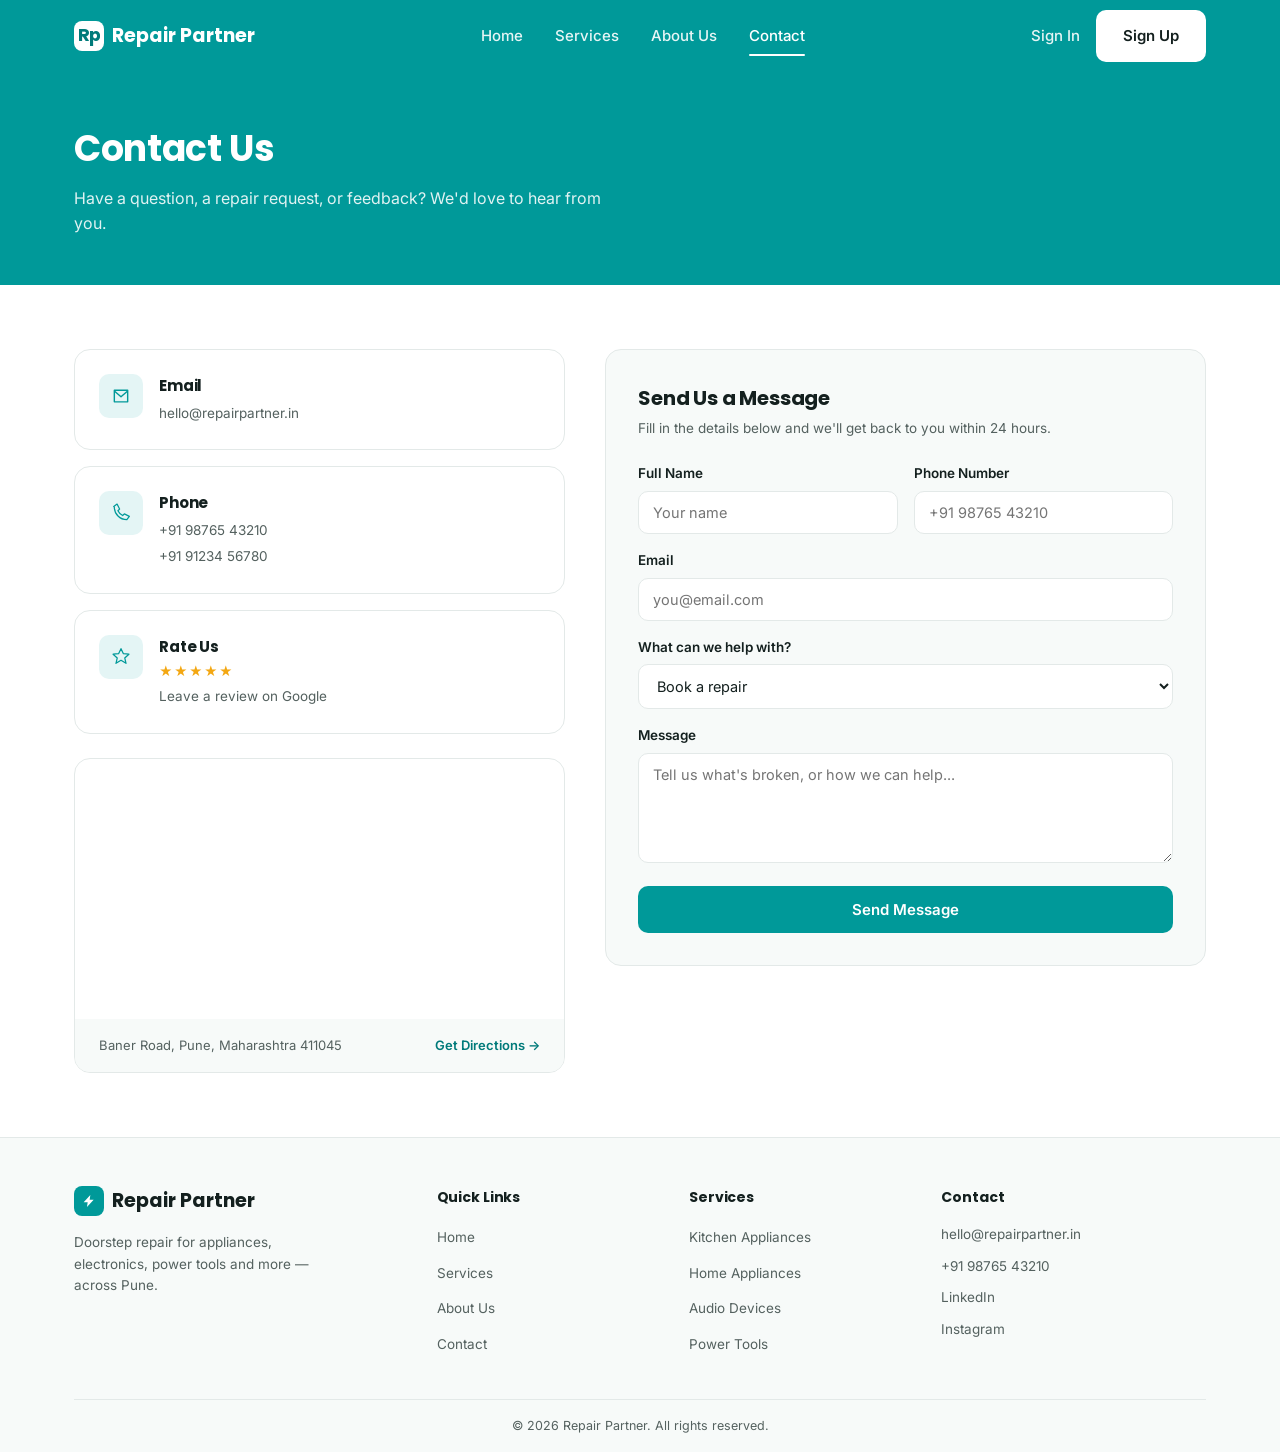
<file: contact.html>
<!DOCTYPE html>
<html lang="en">
<head>
<meta charset="UTF-8">
<meta name="viewport" content="width=device-width, initial-scale=1.0">
<title>Contact Us — Repair Partner</title>
<link rel="manifest" href="manifest.json">
<meta name="theme-color" content="#009999">
<link rel="icon" href="icon.svg" type="image/svg+xml">
<link rel="apple-touch-icon" href="icon.svg">
<link rel="preconnect" href="https://fonts.googleapis.com">
<link href="https://fonts.googleapis.com/css2?family=Poppins:wght@600;700;800&family=Inter:wght@400;500;600&display=swap" rel="stylesheet">
<style>

:root{
  --teal:#009999;
  --teal-dark:#007a7a;
  --teal-tint:#E4F5F5;
  --ink:#14201F;
  --ink-soft:#54615F;
  --border:#E3E9E8;
  --bg-alt:#F7FAF9;
  --white:#FFFFFF;
  --gold:#F3A712;

  --radius-card:16px;
  --radius-btn:10px;
  --sp-1:8px; --sp-2:16px; --sp-3:24px; --sp-4:32px; --sp-5:40px; --sp-6:48px; --sp-8:64px; --sp-10:80px;
  --container:1180px;
}
*{ margin:0; padding:0; box-sizing:border-box; }
body{ font-family:'Inter', sans-serif; color:var(--ink); background:var(--white); line-height:1.6; -webkit-font-smoothing:antialiased; }
h1,h2,h3,h4{ font-family:'Poppins', sans-serif; font-weight:700; color:var(--ink); letter-spacing:-0.01em; }
a{ text-decoration:none; color:inherit; }
ul{ list-style:none; }
img,svg{ display:block; }
button{ font-family:inherit; cursor:pointer; }

.wrap{ max-width:var(--container); margin:0 auto; padding:0 var(--sp-3); }
section{ padding:var(--sp-8) 0; }

.btn{ display:inline-flex; align-items:center; justify-content:center; gap:8px; font-weight:600; font-size:15px; padding:13px 26px; border-radius:var(--radius-btn); transition:all .18s ease; border:1.5px solid transparent; white-space:nowrap; }
.btn:hover{ transform:translateY(-2px); }
.btn:active{ transform:translateY(0); }
.btn-light{ background:var(--white); color:var(--ink); }
.btn-light:hover{ background:#EFF3F2; }
.btn-primary{ background:var(--teal); color:var(--white); width:100%; }
.btn-primary:hover{ background:var(--teal-dark); }

/* Navbar (shared) */
.navbar{ background:var(--teal); }
.nav-inner{ max-width:var(--container); margin:0 auto; padding:0 var(--sp-3); height:72px; display:flex; align-items:center; justify-content:space-between; }
.logo{ display:flex; align-items:center; gap:8px; font-family:'Poppins',sans-serif; font-weight:700; font-size:19px; color:var(--white); }
.logo-mark{ width:30px; height:30px; border-radius:8px; background:var(--white); display:flex; align-items:center; justify-content:center; }
.nav-links{ display:flex; gap:var(--sp-4); }
.nav-links a{ position:relative; color:rgba(255,255,255,0.9); font-size:15px; font-weight:500; padding:4px 0; transition:color .2s ease; }
.nav-links a::after{ content:''; position:absolute; left:0; bottom:-4px; width:0; height:2px; background:var(--white); border-radius:2px; transition:width .25s ease; }
.nav-links a:hover, .nav-links a.active{ color:var(--white); }
.nav-links a:hover::after, .nav-links a.active::after{ width:100%; }
.nav-actions{ display:flex; align-items:center; gap:var(--sp-2); }
.nav-actions .signin{ position:relative; color:rgba(255,255,255,0.9); font-size:15px; font-weight:500; transition:color .2s ease; }
.nav-actions .signin:hover{ color:var(--white); }
.install-btn{
  display:none; align-items:center; gap:6px; background:#007A7A; color:var(--white);
  border:1.5px solid rgba(255,255,255,0.4); font-size:13.5px; font-weight:600; padding:9px 7px;
  border-radius:var(--radius-btn); transition:all .18s ease; white-space:nowrap;
}
.install-btn.is-visible{ display:none; }
.install-btn:hover{ background:rgba(255,255,255,0.26); border-color:rgba(255,255,255,0.7); transform:translateY(-2px); }
.install-btn svg{ width:16px; height:16px; flex:none; }
.hamburger{ display:none; width:40px; height:40px; align-items:center; justify-content:center; background:none; border:none; flex:none; }
.hamburger span{ display:block; width:20px; height:2px; background:var(--white); position:relative; }
.hamburger span::before,.hamburger span::after{ content:''; position:absolute; left:0; width:20px; height:2px; background:var(--white); }
.hamburger span::before{ top:-6px; } .hamburger span::after{ top:6px; }
.mobile-drawer{ display:none; flex-direction:column; background:var(--teal-dark); max-height:0; overflow:hidden; transition:max-height .3s ease; }
.mobile-drawer.open{ max-height:360px; overflow-y:auto; }
.mobile-drawer a{ padding:14px var(--sp-3); color:var(--white); font-size:15px; border-top:1px solid rgba(255,255,255,0.15); transition:background .18s ease; }
.mobile-drawer a:hover{ background:rgba(255,255,255,0.08); }
.mobile-drawer-install{
  display:none; width:100%; text-align:left; background:none; border:none; border-top:1px solid rgba(255,255,255,0.15);
  color:var(--white); font-size:15px; padding:14px var(--sp-3); font-family:inherit; cursor:pointer; align-items:center; gap:8px;
}
.mobile-drawer-install.is-visible{ display:none; }
.mobile-drawer-install:hover{ background:rgba(255,255,255,0.08); }
.mobile-drawer-install svg{ width:16px; height:16px; flex:none; }

/* Page hero */
.page-hero{ background:var(--teal); padding:var(--sp-6) 0; }
.page-hero h1{ color:var(--white); font-size:36px; margin-bottom:8px; }
.page-hero p{ color:rgba(255,255,255,0.88); font-size:16px; max-width:560px; }

.icon-sq{ width:44px; height:44px; border-radius:10px; background:var(--teal-tint); display:flex; align-items:center; justify-content:center; flex:none; }
.icon-sq svg *{ stroke:var(--teal); }

/* Contact layout */
.contact-grid{ display:grid; grid-template-columns:0.9fr 1.1fr; gap:var(--sp-5); align-items:start; }

.info-card{
  display:flex; gap:var(--sp-2); align-items:flex-start;
  background:var(--white); border:1px solid var(--border); border-radius:var(--radius-card);
  padding:var(--sp-3); margin-bottom:var(--sp-2); transition:border-color .2s ease;
}
.info-card:hover{ border-color:var(--teal); }
.info-card h4{ font-size:15px; margin-bottom:2px; }
.info-card p, .info-card a.info-value{ font-size:13.5px; color:var(--ink-soft); }
.info-card a.info-value:hover{ color:var(--teal); }
.stars-inline{ color:var(--gold); font-size:13px; letter-spacing:1px; margin-bottom:2px; }

.map-card{
  border:1px solid var(--border); border-radius:var(--radius-card); overflow:hidden; margin-top:var(--sp-3);
}
.map-card iframe{ width:100%; height:260px; border:0; display:block; }
.map-caption{ padding:var(--sp-2) var(--sp-3); display:flex; align-items:center; justify-content:space-between; background:var(--bg-alt); }
.map-caption span{ font-size:13px; color:var(--ink-soft); }
.map-caption a{ font-size:13px; font-weight:600; color:var(--teal-dark); }

/* Form */
.form-card{ background:var(--bg-alt); border:1px solid var(--border); border-radius:var(--radius-card); padding:var(--sp-4); }
.form-card h3{ font-size:20px; margin-bottom:4px; }
.form-card > p{ font-size:13.5px; color:var(--ink-soft); margin-bottom:var(--sp-3); }
.field{ margin-bottom:var(--sp-2); }
.field label{ display:block; font-size:13.5px; font-weight:600; margin-bottom:6px; }
.field input, .field select, .field textarea{
  width:100%; font-family:inherit; font-size:14.5px; color:var(--ink);
  background:var(--white); border:1.5px solid var(--border); border-radius:var(--radius-btn);
  padding:12px 14px; transition:border-color .18s ease;
}
.field input:focus, .field select:focus, .field textarea:focus{ outline:none; border-color:var(--teal); }
.field textarea{ resize:vertical; min-height:110px; }
.field-row{ display:grid; grid-template-columns:1fr 1fr; gap:var(--sp-2); }

/* Footer (shared) */
footer{ background:var(--bg-alt); border-top:1px solid var(--border); }
.footer-grid{ display:grid; grid-template-columns:1.5fr 1fr 1fr 1.2fr; gap:var(--sp-4); padding:var(--sp-6) 0 var(--sp-4); }
.footer-brand .logo{ color:var(--ink); margin-bottom:var(--sp-2); }
.footer-brand .logo-mark{ background:var(--teal); }
.footer-brand .logo-mark svg path{ fill:var(--white); }
.footer-brand p{ font-size:13.5px; color:var(--ink-soft); max-width:250px; }
footer h4{ font-size:14px; margin-bottom:var(--sp-2); }
.footer-links li{ margin-bottom:10px; }
.footer-links a{ font-size:13.5px; color:var(--ink-soft); }
.footer-links a:hover{ color:var(--teal); }
.footer-contact li{ font-size:13.5px; color:var(--ink-soft); margin-bottom:10px; }
.footer-contact a:hover{ color:var(--teal); }
.footer-bottom{ border-top:1px solid var(--border); text-align:center; padding:var(--sp-2) 0; font-size:12.5px; color:var(--ink-soft); }

@media (max-width:900px){
  section{ padding:var(--sp-6) 0; }
  .btn{ display: none;}
  .nav-links, .nav-actions .signin{ display:none; }
  .hamburger{ display:flex; }
  .mobile-drawer{ display:flex; }
  .page-hero h1{ font-size:28px; }
  .contact-grid{ grid-template-columns:1fr; gap:var(--sp-4); }
  .field-row{ grid-template-columns:1fr; }
  .footer-grid{ grid-template-columns:1fr 1fr; gap:var(--sp-3); }
  .footer-brand{ grid-column:1/-1; }
}
@media (max-width:480px){
  .logo {
    position: relative;
    font-size: 0; /* hides original "Repair Partner" text */
  }

  /* Keep the Rp mark visible */
  .logo .logo-mark {
    margin-right: -6px;
    font-size: initial; /* restore size for SVG */
  }

  /* Inject stacked text */
  .logo::after {
    content: "Repair\A Partner"; /* stacked text */
    white-space: pre;            /* respect line break */
    font-size: 16px;
    font-weight: 600;
    line-height: 1.1;
    color: var(--white);
  }
  .footer-grid{ grid-template-columns:1fr; }
  .install-btn.is-visible{ display:flex; }
}
</style>
</head>
<body>

<header class="navbar">
  <div class="nav-inner">
    <div class="logo">
    <span class="logo-mark">
        <svg width="22" height="22" viewBox="0 0 64 64" xmlns="http://www.w3.org/2000/svg">
            <text
                x="50%"
                y="52%"
                text-anchor="middle"
                dominant-baseline="middle"
                font-family="Poppins, Arial, sans-serif"
                font-size="52"
                font-weight="650"
                letter-spacing="-2"
                fill="#007A7A">
                Rp
            </text>
        </svg>
    </span>
    Repair Partner
</div>
    <nav class="nav-links">
      <a href="index.html">Home</a>
      <a href="services.html">Services</a>
      <a href="about.html">About Us</a>
      <a href="contact.html" class="active">Contact</a>
    </nav>
    <div class="nav-actions">
      <button class="install-btn" id="installAppBtn" aria-label="Install App" type="button">
        <svg viewBox="0 0 24 24" fill="none"><path d="M12 3v12m0 0l-4-4m4 4l4-4M5 17v2a2 2 0 002 2h10a2 2 0 002-2v-2" stroke="currentColor" stroke-width="1.8" stroke-linecap="round" stroke-linejoin="round"/></svg>
        <span>Install App</span>
      </button>
      <a href="signin.html" class="signin">Sign In</a>
      <a href="signup.html" class="btn btn-light">Sign Up</a>
      <button class="hamburger" aria-label="Menu" onclick="document.querySelector('.mobile-drawer').classList.toggle('open')"><span></span></button>
    </div>
  </div>
  <div class="mobile-drawer">
    <a href="index.html">Home</a>
    <a href="services.html">Services</a>
    <a href="about.html">About Us</a>
    <a href="contact.html">Contact</a>
    <a href="signin.html">Sign In</a>
    <a href="signup.html">Sign Up</a>
    <button class="mobile-drawer-install" id="installAppBtnMobile" type="button">
      <svg viewBox="0 0 24 24" fill="none"><path d="M12 3v12m0 0l-4-4m4 4l4-4M5 17v2a2 2 0 002 2h10a2 2 0 002-2v-2" stroke="currentColor" stroke-width="1.8" stroke-linecap="round" stroke-linejoin="round"/></svg>
      Install App
    </button>
  </div>
</header>

<section class="page-hero">
  <div class="wrap">
    <h1>Contact Us</h1>
    <p>Have a question, a repair request, or feedback? We'd love to hear from you.</p>
  </div>
</section>

<section>
  <div class="wrap contact-grid">

    <!-- LEFT: contact info + map -->
    <div>
      <div class="info-card">
        <div class="icon-sq"><svg width="20" height="20" viewBox="0 0 24 24" fill="none"><path d="M4 5h16v14H4z" stroke-width="1.7" stroke-linejoin="round"/><path d="M4 6l8 7 8-7" stroke-width="1.7" stroke-linejoin="round"/></svg></div>
        <div>
          <h4>Email</h4>
          <a class="info-value" href="mailto:hello@repairpartner.in">hello@repairpartner.in</a>
        </div>
      </div>

      <div class="info-card">
        <div class="icon-sq"><svg width="20" height="20" viewBox="0 0 24 24" fill="none"><path d="M4 5c0 8.3 6.7 15 15 15l3-4-6-3-2 2c-2.5-1.2-4.5-3.2-5.7-5.7l2-2-3-6-4 3z" stroke-width="1.5" stroke-linejoin="round"/></svg></div>
        <div>
          <h4>Phone</h4>
          <a class="info-value" href="tel:+919876543210">+91 98765 43210</a><br>
          <a class="info-value" href="tel:+919123456780">+91 91234 56780</a>
        </div>
      </div>

      <div class="info-card">
        <div class="icon-sq"><svg width="20" height="20" viewBox="0 0 24 24" fill="none"><path d="M12 2l2.9 6 6.6.6-5 4.5 1.5 6.5-6-3.6-6 3.6 1.5-6.5-5-4.5 6.6-.6z" stroke-width="1.5" stroke-linejoin="round"/></svg></div>
        <div>
          <h4>Rate Us</h4>
          <div class="stars-inline">★★★★★</div>
          <a class="info-value" href="#" target="_blank" rel="noopener">Leave a review on Google</a>
        </div>
      </div>

      <div class="map-card">
        <iframe src="https://www.google.com/maps?q=Baner,Pune,Maharashtra&output=embed" loading="lazy" title="Repair Partner location map" referrerpolicy="no-referrer-when-downgrade"></iframe>
        <div class="map-caption">
          <span>Baner Road, Pune, Maharashtra 411045</span>
          <a href="https://www.google.com/maps?q=Baner,Pune,Maharashtra" target="_blank" rel="noopener">Get Directions →</a>
        </div>
      </div>
    </div>

    <!-- RIGHT: message form -->
    <div class="form-card">
      <h3>Send Us a Message</h3>
      <p>Fill in the details below and we'll get back to you within 24 hours.</p>
      <form onsubmit="return false;">
        <div class="field-row">
          <div class="field">
            <label for="name">Full Name</label>
            <input id="name" type="text" placeholder="Your name" required>
          </div>
          <div class="field">
            <label for="phone">Phone Number</label>
            <input id="phone" type="tel" placeholder="+91 98765 43210" required>
          </div>
        </div>
        <div class="field">
          <label for="email">Email</label>
          <input id="email" type="email" placeholder="you@email.com" required>
        </div>
        <div class="field">
          <label for="topic">What can we help with?</label>
          <select id="topic">
            <option>Book a repair</option>
            <option>Bulk / business repair enquiry</option>
            <option>Order status</option>
            <option>General question</option>
          </select>
        </div>
        <div class="field">
          <label for="message">Message</label>
          <textarea id="message" placeholder="Tell us what's broken, or how we can help..." required></textarea>
        </div>
        <button type="submit" class="btn btn-primary">Send Message</button>
      </form>
    </div>

  </div>
</section>

<footer id="contact">
  <div class="wrap">
    <div class="footer-grid">
      <div class="footer-brand">
        <div class="logo"><span class="logo-mark"><svg width="16" height="16" viewBox="0 0 24 24" fill="none"><path d="M14 3L4 14h6l-1 7 10-11h-6l1-7z"/></svg></span>Repair Partner</div>
        <p>Doorstep repair for appliances, electronics, power tools and more — across Pune.</p>
      </div>
      <div>
        <h4>Quick Links</h4>
        <ul class="footer-links">
          <li><a href="index.html">Home</a></li>
          <li><a href="services.html">Services</a></li>
          <li><a href="about.html">About Us</a></li>
          <li><a href="contact.html">Contact</a></li>
        </ul>
      </div>
      <div>
        <h4>Services</h4>
        <ul class="footer-links">
          <li><a href="services.html">Kitchen Appliances</a></li>
          <li><a href="services.html">Home Appliances</a></li>
          <li><a href="services.html">Audio Devices</a></li>
          <li><a href="services.html">Power Tools</a></li>
        </ul>
      </div>
      <div>
        <h4>Contact</h4>
        <ul class="footer-contact">
          <li><a href="mailto:hello@repairpartner.in">hello@repairpartner.in</a></li>
          <li><a href="tel:+919876543210">+91 98765 43210</a></li>
          <li><a href="#">LinkedIn</a></li>
          <li><a href="#">Instagram</a></li>
        </ul>
      </div>
    </div>
    <div class="footer-bottom">© 2026 Repair Partner. All rights reserved.</div>
  </div>
</footer>

<script>
(function(){
  let deferredPrompt = null;
  const desktopBtn = document.getElementById('installAppBtn');
  const mobileBtn = document.getElementById('installAppBtnMobile');

  window.addEventListener('beforeinstallprompt', (e) => {
    e.preventDefault();
    deferredPrompt = e;
    if(desktopBtn) desktopBtn.classList.add('is-visible');
    if(mobileBtn) mobileBtn.classList.add('is-visible');
  });

  async function doInstall(){
    if(!deferredPrompt) return;
    deferredPrompt.prompt();
    await deferredPrompt.userChoice;
    deferredPrompt = null;
    if(desktopBtn) desktopBtn.classList.remove('is-visible');
    if(mobileBtn) mobileBtn.classList.remove('is-visible');
  }
  if(desktopBtn) desktopBtn.addEventListener('click', doInstall);
  if(mobileBtn) mobileBtn.addEventListener('click', doInstall);

  window.addEventListener('appinstalled', () => {
    if(desktopBtn) desktopBtn.classList.remove('is-visible');
    if(mobileBtn) mobileBtn.classList.remove('is-visible');
  });

  if('serviceWorker' in navigator){
    window.addEventListener('load', () => {
      navigator.serviceWorker.register('sw.js').catch(() => {});
    });
  }
})();
</script>

</body>
</html>
</file>
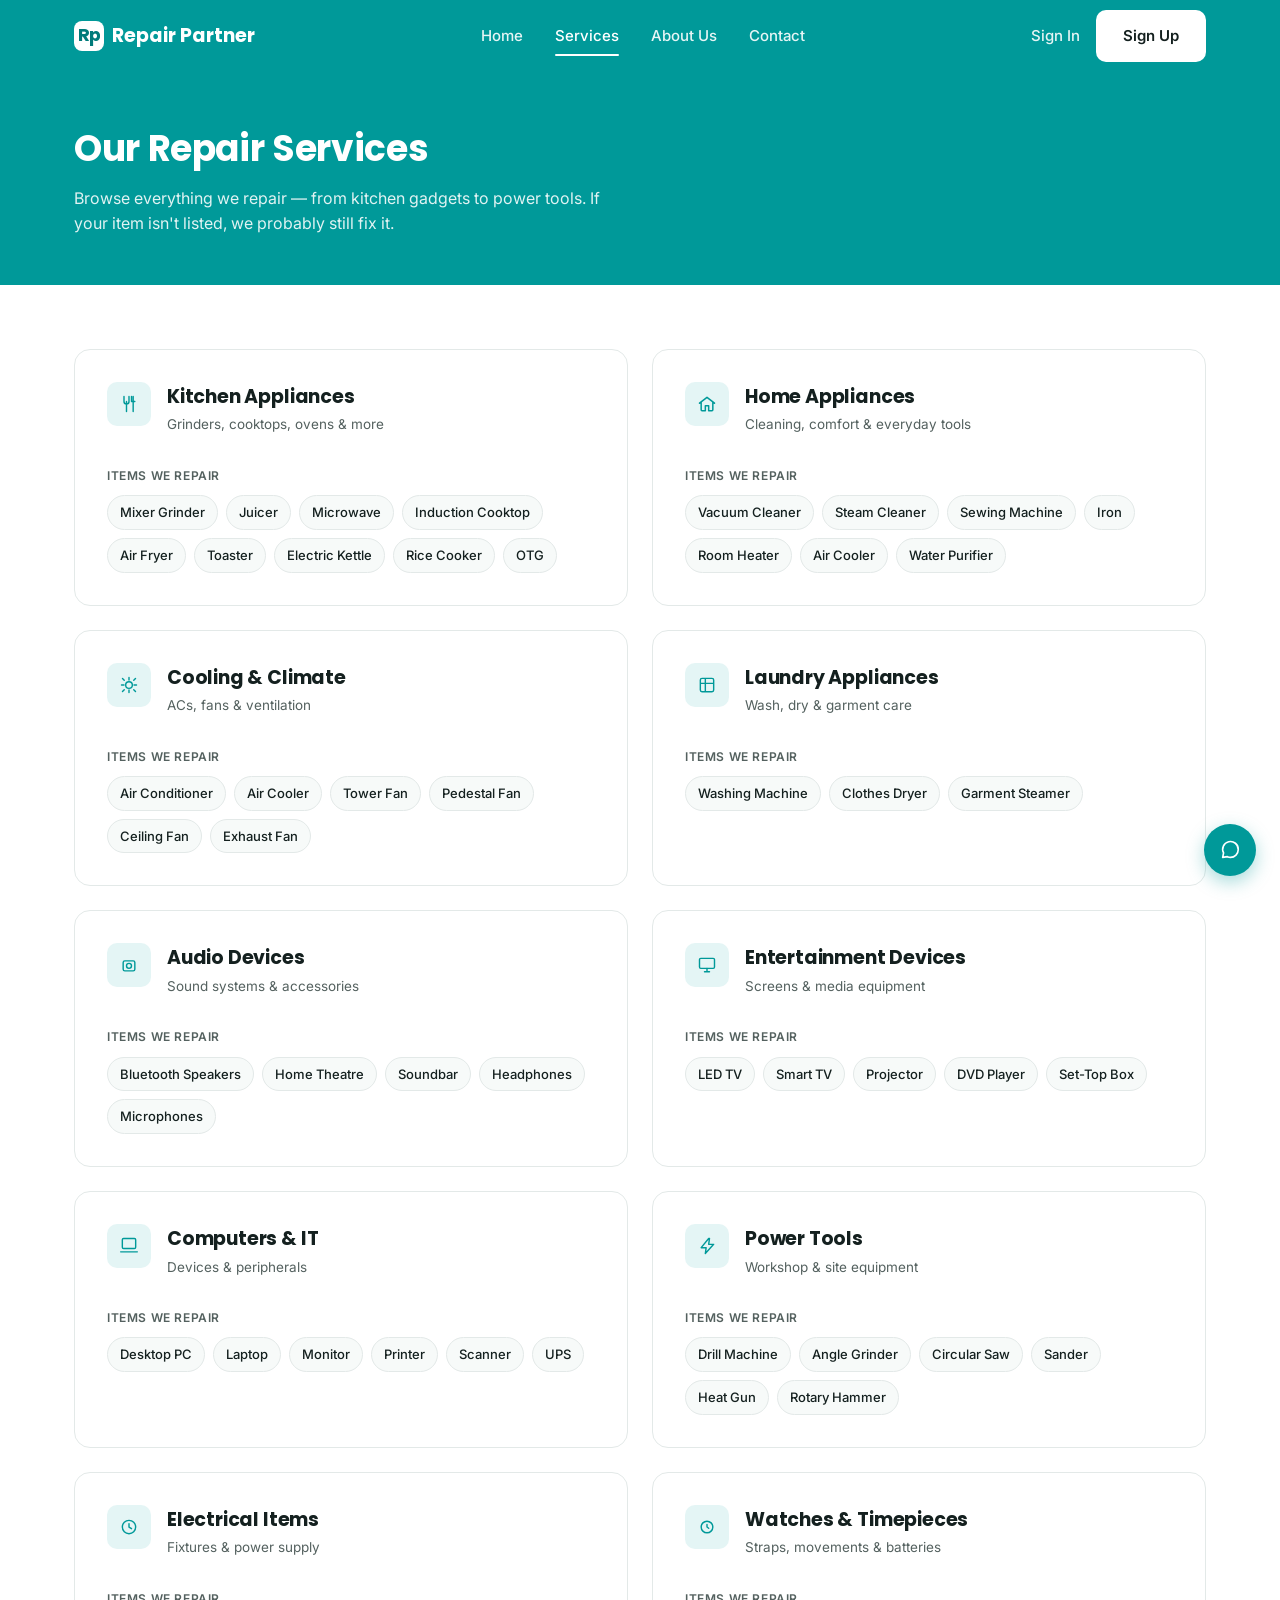
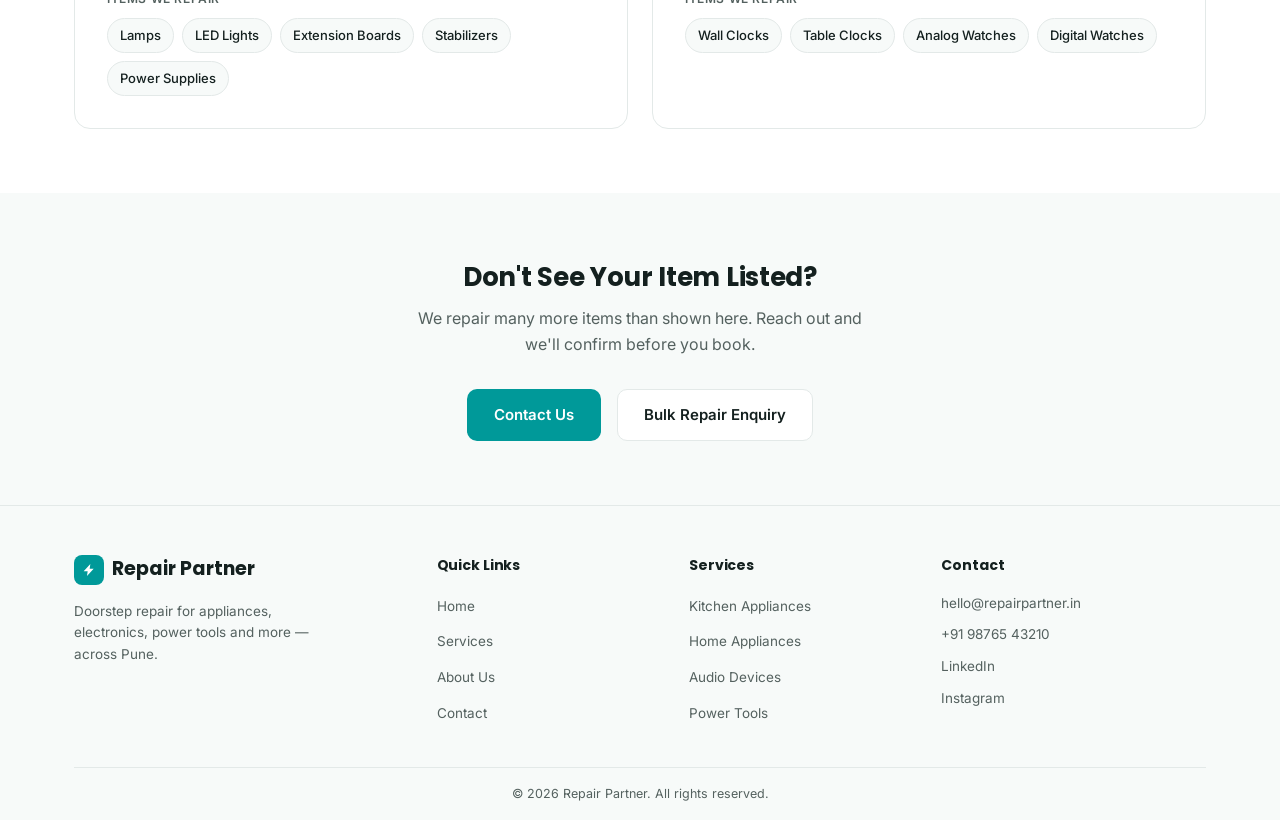
<file: services.html>
<!DOCTYPE html>
<html lang="en">
<head>
<meta charset="UTF-8">
<meta name="viewport" content="width=device-width, initial-scale=1.0">
<title>Services — Repair Partner</title>
<link rel="manifest" href="manifest.json">
<meta name="theme-color" content="#009999">
<link rel="icon" href="icon.svg" type="image/svg+xml">
<link rel="apple-touch-icon" href="icon.svg">
<link rel="preconnect" href="https://fonts.googleapis.com">
<link href="https://fonts.googleapis.com/css2?family=Poppins:wght@600;700;800&family=Inter:wght@400;500;600&display=swap" rel="stylesheet">
<style>

:root{
  --teal:#009999;
  --teal-dark:#007a7a;
  --teal-tint:#E4F5F5;
  --ink:#14201F;
  --ink-soft:#54615F;
  --border:#E3E9E8;
  --bg-alt:#F7FAF9;
  --white:#FFFFFF;
  --gold:#F3A712;

  --radius-card:16px;
  --radius-btn:10px;
  --sp-1:8px; --sp-2:16px; --sp-3:24px; --sp-4:32px; --sp-5:40px; --sp-6:48px; --sp-8:64px; --sp-10:80px;
  --container:1180px;
}
*{ margin:0; padding:0; box-sizing:border-box; }
body{
  font-family:'Inter', sans-serif; color:var(--ink); background:var(--white); line-height:1.6;
  -webkit-font-smoothing:antialiased;
}
h1,h2,h3,h4{ font-family:'Poppins', sans-serif; font-weight:700; color:var(--ink); letter-spacing:-0.01em; }
a{ text-decoration:none; color:inherit; }
ul{ list-style:none; }
img,svg{ display:block; }
button{ font-family:inherit; cursor:pointer; }

.wrap{ max-width:var(--container); margin:0 auto; padding:0 var(--sp-3); }
section{ padding:var(--sp-8) 0; }

.btn{
  display:inline-flex; align-items:center; justify-content:center; gap:8px;
  font-weight:600; font-size:15px; padding:13px 26px; border-radius:var(--radius-btn);
  transition:all .18s ease; border:1.5px solid transparent; white-space:nowrap;
}
.btn:hover{ transform:translateY(-2px); }
.btn:active{ transform:translateY(0); }
.btn-light{ background:var(--white); color:var(--ink); }
.btn-light:hover{ background:#EFF3F2; }
.btn-primary{ background:var(--teal); color:var(--white); }
.btn-primary:hover{ background:var(--teal-dark); }
.btn-secondary{ background:var(--white); color:var(--ink); border-color:var(--border); }
.btn-secondary:hover{ border-color:var(--teal); color:var(--teal); }
.btn-row{ display:flex; gap:var(--sp-2); justify-content:center; }

/* Navbar (shared) */
.navbar{ background:var(--teal); }
.nav-inner{ max-width:var(--container); margin:0 auto; padding:0 var(--sp-3); height:72px; display:flex; align-items:center; justify-content:space-between; }
.logo{ display:flex; align-items:center; gap:8px; font-family:'Poppins',sans-serif; font-weight:700; font-size:19px; color:var(--white); }
.logo-mark{ width:30px; height:30px; border-radius:8px; background:var(--white); display:flex; align-items:center; justify-content:center; }
.nav-links{ display:flex; gap:var(--sp-4); }
.nav-links a{ position:relative; color:rgba(255,255,255,0.9); font-size:15px; font-weight:500; padding:4px 0; transition:color .2s ease; }
.nav-links a::after{ content:''; position:absolute; left:0; bottom:-4px; width:0; height:2px; background:var(--white); border-radius:2px; transition:width .25s ease; }
.nav-links a:hover, .nav-links a.active{ color:var(--white); }
.nav-links a:hover::after, .nav-links a.active::after{ width:100%; }
.nav-actions{ display:flex; align-items:center; gap:var(--sp-2); }
.nav-actions .signin{ position:relative; color:rgba(255,255,255,0.9); font-size:15px; font-weight:500; transition:color .2s ease; }
.nav-actions .signin:hover{ color:var(--white); }
.install-btn{
  display:none; align-items:center; gap:6px; background:#007A7A; color:var(--white);
  border:1.5px solid rgba(255,255,255,0.4); font-size:13.5px; font-weight:600; padding:9px 7px;
  border-radius:var(--radius-btn); transition:all .18s ease; white-space:nowrap;
}
.install-btn.is-visible{ display:none; }
.install-btn:hover{ background:rgba(255,255,255,0.26); border-color:rgba(255,255,255,0.7); transform:translateY(-2px); }
.install-btn svg{ width:16px; height:16px; flex:none; }
.hamburger{ display:none; width:40px; height:40px; align-items:center; justify-content:center; background:none; border:none; flex:none; }
.hamburger span{ display:block; width:20px; height:2px; background:var(--white); position:relative; }
.hamburger span::before,.hamburger span::after{ content:''; position:absolute; left:0; width:20px; height:2px; background:var(--white); }
.hamburger span::before{ top:-6px; } .hamburger span::after{ top:6px; }
.mobile-drawer{ display:none; flex-direction:column; background:var(--teal-dark); max-height:0; overflow:hidden; transition:max-height .3s ease; }
.mobile-drawer.open{ max-height:360px; overflow-y:auto; }
.mobile-drawer a{ padding:14px var(--sp-3); color:var(--white); font-size:15px; border-top:1px solid rgba(255,255,255,0.15); transition:background .18s ease; }
.mobile-drawer a:hover{ background:rgba(255,255,255,0.08); }
.mobile-drawer-install{
  display:none; width:100%; text-align:left; background:none; border:none; border-top:1px solid rgba(255,255,255,0.15);
  color:var(--white); font-size:15px; padding:14px var(--sp-3); font-family:inherit; cursor:pointer; align-items:center; gap:8px;
}
.mobile-drawer-install.is-visible{ display:none; }
.mobile-drawer-install:hover{ background:rgba(255,255,255,0.08); }
.mobile-drawer-install svg{ width:16px; height:16px; flex:none; }

/* Page hero */
.page-hero{ background:var(--teal); padding:var(--sp-6) 0; }
.page-hero h1{ color:var(--white); font-size:36px; margin-bottom:8px; }
.page-hero p{ color:rgba(255,255,255,0.88); font-size:16px; max-width:560px; }

.section-head{ text-align:center; max-width:560px; margin:0 auto var(--sp-5); }
.section-head h2{ font-size:28px; margin-bottom:8px; }
.section-head p{ color:var(--ink-soft); font-size:16px; }
.section-alt{ background:var(--bg-alt); }

.icon-sq{ width:44px; height:44px; border-radius:10px; background:var(--teal-tint); display:flex; align-items:center; justify-content:center; margin-bottom:var(--sp-2); flex:none; }
.icon-sq svg *{ stroke:var(--teal); }

/* Service category cards */
.category-grid{ display:grid; grid-template-columns:1fr 1fr; gap:var(--sp-3); }
.category-card{
  background:var(--white); border:1px solid var(--border); border-radius:var(--radius-card);
  padding:var(--sp-4); transition:border-color .2s ease, transform .2s ease, box-shadow .2s ease;
}
.category-card:hover{ border-color:var(--teal); transform:translateY(-3px); box-shadow:0 12px 28px rgba(0,153,153,0.12); }
.category-card-head{ display:flex; gap:var(--sp-2); align-items:flex-start; margin-bottom:var(--sp-3); }
.category-card h3{ font-size:19px; margin-bottom:2px; }
.category-card .cat-sub{ font-size:13.5px; color:var(--ink-soft); }
.category-label{ font-size:12px; font-weight:600; color:var(--ink-soft); text-transform:uppercase; letter-spacing:.05em; margin-bottom:10px; }
.chip-row{ display:flex; flex-wrap:wrap; gap:8px; }
.chip{
  font-size:13px; font-weight:500; color:var(--ink); background:var(--bg-alt);
  border:1px solid var(--border); padding:6px 12px; border-radius:999px;
}
.category-card:hover .chip{ background:var(--teal-tint); border-color:transparent; }

/* Don't see your item CTA */
.not-listed{ text-align:center; }
.not-listed h2{ font-size:26px; margin-bottom:8px; }
.not-listed p{ color:var(--ink-soft); max-width:480px; margin:0 auto var(--sp-4); }

/* Footer (shared) */
footer{ background:var(--bg-alt); border-top:1px solid var(--border); }
.footer-grid{ display:grid; grid-template-columns:1.5fr 1fr 1fr 1.2fr; gap:var(--sp-4); padding:var(--sp-6) 0 var(--sp-4); }
.footer-brand .logo{ color:var(--ink); margin-bottom:var(--sp-2); }
.footer-brand .logo-mark{ background:var(--teal); }
.footer-brand .logo-mark svg path{ fill:var(--white); }
.footer-brand p{ font-size:13.5px; color:var(--ink-soft); max-width:250px; }
footer h4{ font-size:14px; margin-bottom:var(--sp-2); }
.footer-links li{ margin-bottom:10px; }
.footer-links a{ font-size:13.5px; color:var(--ink-soft); }
.footer-links a:hover{ color:var(--teal); }
.footer-contact li{ font-size:13.5px; color:var(--ink-soft); margin-bottom:10px; }
.footer-contact a:hover{ color:var(--teal); }
.footer-bottom{ border-top:1px solid var(--border); text-align:center; padding:var(--sp-2) 0; font-size:12.5px; color:var(--ink-soft); }

.chat-fab{ position:fixed; bottom:24px; right:24px; width:52px; height:52px; border-radius:50%; background:var(--teal); display:flex; align-items:center; justify-content:center; box-shadow:0 6px 18px rgba(0,153,153,0.35); z-index:50; }

@media (max-width:900px){
  section{ padding:var(--sp-6) 0; }
  .btn{ display: none;}
  .nav-links, .nav-actions .signin{ display:none; }
  .hamburger{ display:flex; }
  .mobile-drawer{ display:flex; }
  .page-hero h1{ font-size:28px; }
  .category-grid{ grid-template-columns:1fr; }
  .btn-row{ flex-direction:column; }
  .footer-grid{ grid-template-columns:1fr 1fr; gap:var(--sp-3); }
  .footer-brand{ grid-column:1/-1; }
}
@media (max-width:480px){
  .logo {
    position: relative;
    font-size: 0; /* hides original "Repair Partner" text */
  }

  /* Keep the Rp mark visible */
  .logo .logo-mark {
    margin-right: -6px;
    font-size: initial; /* restore size for SVG */
  }

  /* Inject stacked text */
  .logo::after {
    content: "Repair\A Partner"; /* stacked text */
    white-space: pre;            /* respect line break */
    font-size: 16px;
    font-weight: 600;
    line-height: 1.1;
    color: var(--white);
  }
  .footer-grid{ grid-template-columns:1fr; }
  .install-btn.is-visible{ display:flex; }
}
</style>
</head>
<body>

<header class="navbar">
  <div class="nav-inner">
    <div class="logo">
    <span class="logo-mark">
        <svg width="22" height="22" viewBox="0 0 64 64" xmlns="http://www.w3.org/2000/svg">
            <text
                x="50%"
                y="52%"
                text-anchor="middle"
                dominant-baseline="middle"
                font-family="Poppins, Arial, sans-serif"
                font-size="52"
                font-weight="650"
                letter-spacing="-2"
                fill="#007A7A">
                Rp
            </text>
        </svg>
    </span>
    Repair Partner
</div>
    <nav class="nav-links">
      <a href="index.html">Home</a>
      <a href="services.html" class="active">Services</a>
      <a href="about.html">About Us</a>
      <a href="contact.html">Contact</a>
    </nav>
    <div class="nav-actions">
      <button class="install-btn" id="installAppBtn" aria-label="Install App" type="button">
        <svg viewBox="0 0 24 24" fill="none"><path d="M12 3v12m0 0l-4-4m4 4l4-4M5 17v2a2 2 0 002 2h10a2 2 0 002-2v-2" stroke="currentColor" stroke-width="1.8" stroke-linecap="round" stroke-linejoin="round"/></svg>
        <span>Install App</span>
      </button>
      <a href="signin.html" class="signin">Sign In</a>
      <a href="signup.html" class="btn btn-light">Sign Up</a>
      <button class="hamburger" aria-label="Menu" onclick="document.querySelector('.mobile-drawer').classList.toggle('open')"><span></span></button>
    </div>
  </div>
  <div class="mobile-drawer">
    <a href="index.html">Home</a>
    <a href="services.html">Services</a>
    <a href="about.html">About Us</a>
    <a href="contact.html">Contact</a>
    <a href="signin.html">Sign In</a>
    <a href="signup.html">Sign Up</a>
    <button class="mobile-drawer-install" id="installAppBtnMobile" type="button">
      <svg viewBox="0 0 24 24" fill="none"><path d="M12 3v12m0 0l-4-4m4 4l4-4M5 17v2a2 2 0 002 2h10a2 2 0 002-2v-2" stroke="currentColor" stroke-width="1.8" stroke-linecap="round" stroke-linejoin="round"/></svg>
      Install App
    </button>
  </div>
</header>

<section class="page-hero">
  <div class="wrap">
    <h1>Our Repair Services</h1>
    <p>Browse everything we repair — from kitchen gadgets to power tools. If your item isn't listed, we probably still fix it.</p>
  </div>
</section>

<section>
  <div class="wrap">
    <div class="category-grid">

      <div class="category-card">
        <div class="category-card-head">
          <div class="icon-sq"><svg width="20" height="20" viewBox="0 0 24 24" fill="none"><path d="M6 3v6a3 3 0 006 0V3M9 9v12M17 3v18M15 3v6h4" stroke-width="1.7" stroke-linecap="round" stroke-linejoin="round"/></svg></div>
          <div><h3>Kitchen Appliances</h3><p class="cat-sub">Grinders, cooktops, ovens &amp; more</p></div>
        </div>
        <div class="category-label">Items we repair</div>
        <div class="chip-row">
          <span class="chip">Mixer Grinder</span><span class="chip">Juicer</span><span class="chip">Microwave</span>
          <span class="chip">Induction Cooktop</span><span class="chip">Air Fryer</span><span class="chip">Toaster</span>
          <span class="chip">Electric Kettle</span><span class="chip">Rice Cooker</span><span class="chip">OTG</span>
        </div>
      </div>

      <div class="category-card">
        <div class="category-card-head">
          <div class="icon-sq"><svg width="20" height="20" viewBox="0 0 24 24" fill="none"><path d="M3 11l9-7 9 7M5 10v9a1 1 0 001 1h4v-6h4v6h4a1 1 0 001-1v-9" stroke-width="1.8" stroke-linecap="round" stroke-linejoin="round"/></svg></div>
          <div><h3>Home Appliances</h3><p class="cat-sub">Cleaning, comfort &amp; everyday tools</p></div>
        </div>
        <div class="category-label">Items we repair</div>
        <div class="chip-row">
          <span class="chip">Vacuum Cleaner</span><span class="chip">Steam Cleaner</span><span class="chip">Sewing Machine</span>
          <span class="chip">Iron</span><span class="chip">Room Heater</span><span class="chip">Air Cooler</span><span class="chip">Water Purifier</span>
        </div>
      </div>

      <div class="category-card">
        <div class="category-card-head">
          <div class="icon-sq"><svg width="20" height="20" viewBox="0 0 24 24" fill="none"><path d="M12 3v3M12 18v3M4.2 4.2l2.1 2.1M17.7 17.7l2.1 2.1M3 12h3M18 12h3M4.2 19.8l2.1-2.1M17.7 6.3l2.1-2.1" stroke-width="1.7" stroke-linecap="round"/><circle cx="12" cy="12" r="4" stroke-width="1.7"/></svg></div>
          <div><h3>Cooling &amp; Climate</h3><p class="cat-sub">ACs, fans &amp; ventilation</p></div>
        </div>
        <div class="category-label">Items we repair</div>
        <div class="chip-row">
          <span class="chip">Air Conditioner</span><span class="chip">Air Cooler</span><span class="chip">Tower Fan</span>
          <span class="chip">Pedestal Fan</span><span class="chip">Ceiling Fan</span><span class="chip">Exhaust Fan</span>
        </div>
      </div>

      <div class="category-card">
        <div class="category-card-head">
          <div class="icon-sq"><svg width="20" height="20" viewBox="0 0 24 24" fill="none"><rect x="4" y="4" width="16" height="16" rx="2" stroke-width="1.7"/><path d="M4 10h16M10 4v16" stroke-width="1.7"/></svg></div>
          <div><h3>Laundry Appliances</h3><p class="cat-sub">Wash, dry &amp; garment care</p></div>
        </div>
        <div class="category-label">Items we repair</div>
        <div class="chip-row">
          <span class="chip">Washing Machine</span><span class="chip">Clothes Dryer</span><span class="chip">Garment Steamer</span>
        </div>
      </div>

      <div class="category-card">
        <div class="category-card-head">
          <div class="icon-sq"><svg width="20" height="20" viewBox="0 0 24 24" fill="none"><rect x="5" y="7" width="14" height="12" rx="2" stroke-width="1.7"/><circle cx="12" cy="13" r="3" stroke-width="1.7"/></svg></div>
          <div><h3>Audio Devices</h3><p class="cat-sub">Sound systems &amp; accessories</p></div>
        </div>
        <div class="category-label">Items we repair</div>
        <div class="chip-row">
          <span class="chip">Bluetooth Speakers</span><span class="chip">Home Theatre</span><span class="chip">Soundbar</span>
          <span class="chip">Headphones</span><span class="chip">Microphones</span>
        </div>
      </div>

      <div class="category-card">
        <div class="category-card-head">
          <div class="icon-sq"><svg width="20" height="20" viewBox="0 0 24 24" fill="none"><rect x="3" y="4" width="18" height="12" rx="1.5" stroke-width="1.7"/><path d="M9 20h6M12 16v4" stroke-width="1.7" stroke-linecap="round"/></svg></div>
          <div><h3>Entertainment Devices</h3><p class="cat-sub">Screens &amp; media equipment</p></div>
        </div>
        <div class="category-label">Items we repair</div>
        <div class="chip-row">
          <span class="chip">LED TV</span><span class="chip">Smart TV</span><span class="chip">Projector</span>
          <span class="chip">DVD Player</span><span class="chip">Set-Top Box</span>
        </div>
      </div>

      <div class="category-card">
        <div class="category-card-head">
          <div class="icon-sq"><svg width="20" height="20" viewBox="0 0 24 24" fill="none"><rect x="4" y="3" width="16" height="12" rx="1.5" stroke-width="1.7"/><path d="M2 19h20" stroke-width="1.7" stroke-linecap="round"/></svg></div>
          <div><h3>Computers &amp; IT</h3><p class="cat-sub">Devices &amp; peripherals</p></div>
        </div>
        <div class="category-label">Items we repair</div>
        <div class="chip-row">
          <span class="chip">Desktop PC</span><span class="chip">Laptop</span><span class="chip">Monitor</span>
          <span class="chip">Printer</span><span class="chip">Scanner</span><span class="chip">UPS</span>
        </div>
      </div>

      <div class="category-card">
        <div class="category-card-head">
          <div class="icon-sq"><svg width="20" height="20" viewBox="0 0 24 24" fill="none"><path d="M14 3l-9 11h6l-1 7 10-11h-6l1-7z" stroke-width="1.7" stroke-linejoin="round"/></svg></div>
          <div><h3>Power Tools</h3><p class="cat-sub">Workshop &amp; site equipment</p></div>
        </div>
        <div class="category-label">Items we repair</div>
        <div class="chip-row">
          <span class="chip">Drill Machine</span><span class="chip">Angle Grinder</span><span class="chip">Circular Saw</span>
          <span class="chip">Sander</span><span class="chip">Heat Gun</span><span class="chip">Rotary Hammer</span>
        </div>
      </div>

      <div class="category-card">
        <div class="category-card-head">
          <div class="icon-sq"><svg width="20" height="20" viewBox="0 0 24 24" fill="none"><circle cx="12" cy="12" r="8" stroke-width="1.7"/><path d="M12 8v4l3 2" stroke-width="1.7" stroke-linecap="round"/></svg></div>
          <div><h3>Electrical Items</h3><p class="cat-sub">Fixtures &amp; power supply</p></div>
        </div>
        <div class="category-label">Items we repair</div>
        <div class="chip-row">
          <span class="chip">Lamps</span><span class="chip">LED Lights</span><span class="chip">Extension Boards</span>
          <span class="chip">Stabilizers</span><span class="chip">Power Supplies</span>
        </div>
      </div>

      <div class="category-card">
        <div class="category-card-head">
          <div class="icon-sq"><svg width="20" height="20" viewBox="0 0 24 24" fill="none"><circle cx="12" cy="12" r="7" stroke-width="1.7"/><path d="M12 9v3l2 1.5" stroke-width="1.7" stroke-linecap="round"/></svg></div>
          <div><h3>Watches &amp; Timepieces</h3><p class="cat-sub">Straps, movements &amp; batteries</p></div>
        </div>
        <div class="category-label">Items we repair</div>
        <div class="chip-row">
          <span class="chip">Wall Clocks</span><span class="chip">Table Clocks</span><span class="chip">Analog Watches</span><span class="chip">Digital Watches</span>
        </div>
      </div>

    </div>
  </div>
</section>

<section class="section-alt">
  <div class="wrap not-listed">
    <h2>Don't See Your Item Listed?</h2>
    <p>We repair many more items than shown here. Reach out and we'll confirm before you book.</p>
    <div class="btn-row">
      <a href="contact.html" class="btn btn-primary">Contact Us</a>
      <a href="index.html#bulk" class="btn btn-secondary">Bulk Repair Enquiry</a>
    </div>
  </div>
</section>

<footer id="contact">
  <div class="wrap">
    <div class="footer-grid">
      <div class="footer-brand">
        <div class="logo"><span class="logo-mark"><svg width="16" height="16" viewBox="0 0 24 24" fill="none"><path d="M14 3L4 14h6l-1 7 10-11h-6l1-7z"/></svg></span>Repair Partner</div>
        <p>Doorstep repair for appliances, electronics, power tools and more — across Pune.</p>
      </div>
      <div>
        <h4>Quick Links</h4>
        <ul class="footer-links">
          <li><a href="index.html">Home</a></li>
          <li><a href="services.html">Services</a></li>
          <li><a href="about.html">About Us</a></li>
          <li><a href="contact.html">Contact</a></li>
        </ul>
      </div>
      <div>
        <h4>Services</h4>
        <ul class="footer-links">
          <li><a href="services.html">Kitchen Appliances</a></li>
          <li><a href="services.html">Home Appliances</a></li>
          <li><a href="services.html">Audio Devices</a></li>
          <li><a href="services.html">Power Tools</a></li>
        </ul>
      </div>
      <div>
        <h4>Contact</h4>
        <ul class="footer-contact">
          <li><a href="mailto:hello@repairpartner.in">hello@repairpartner.in</a></li>
          <li><a href="tel:+919876543210">+91 98765 43210</a></li>
          <li><a href="#">LinkedIn</a></li>
          <li><a href="#">Instagram</a></li>
        </ul>
      </div>
    </div>
    <div class="footer-bottom">© 2026 Repair Partner. All rights reserved.</div>
  </div>
</footer>

<a href="contact.html" class="chat-fab" aria-label="Chat with us">
  <svg width="22" height="22" viewBox="0 0 24 24" fill="none"><path d="M21 11.5a8.5 8.5 0 01-8.5 8.5c-1.2 0-2.3-.25-3.3-.7L4 20l1-4.8A8.5 8.5 0 1121 11.5z" stroke="white" stroke-width="1.8" stroke-linejoin="round"/></svg>
</a>

<script>
(function(){
  let deferredPrompt = null;
  const desktopBtn = document.getElementById('installAppBtn');
  const mobileBtn = document.getElementById('installAppBtnMobile');

  window.addEventListener('beforeinstallprompt', (e) => {
    e.preventDefault();
    deferredPrompt = e;
    if(desktopBtn) desktopBtn.classList.add('is-visible');
    if(mobileBtn) mobileBtn.classList.add('is-visible');
  });

  async function doInstall(){
    if(!deferredPrompt) return;
    deferredPrompt.prompt();
    await deferredPrompt.userChoice;
    deferredPrompt = null;
    if(desktopBtn) desktopBtn.classList.remove('is-visible');
    if(mobileBtn) mobileBtn.classList.remove('is-visible');
  }
  if(desktopBtn) desktopBtn.addEventListener('click', doInstall);
  if(mobileBtn) mobileBtn.addEventListener('click', doInstall);

  window.addEventListener('appinstalled', () => {
    if(desktopBtn) desktopBtn.classList.remove('is-visible');
    if(mobileBtn) mobileBtn.classList.remove('is-visible');
  });

  if('serviceWorker' in navigator){
    window.addEventListener('load', () => {
      navigator.serviceWorker.register('sw.js').catch(() => {});
    });
  }
})();
</script>

</body>
</html>
</file>
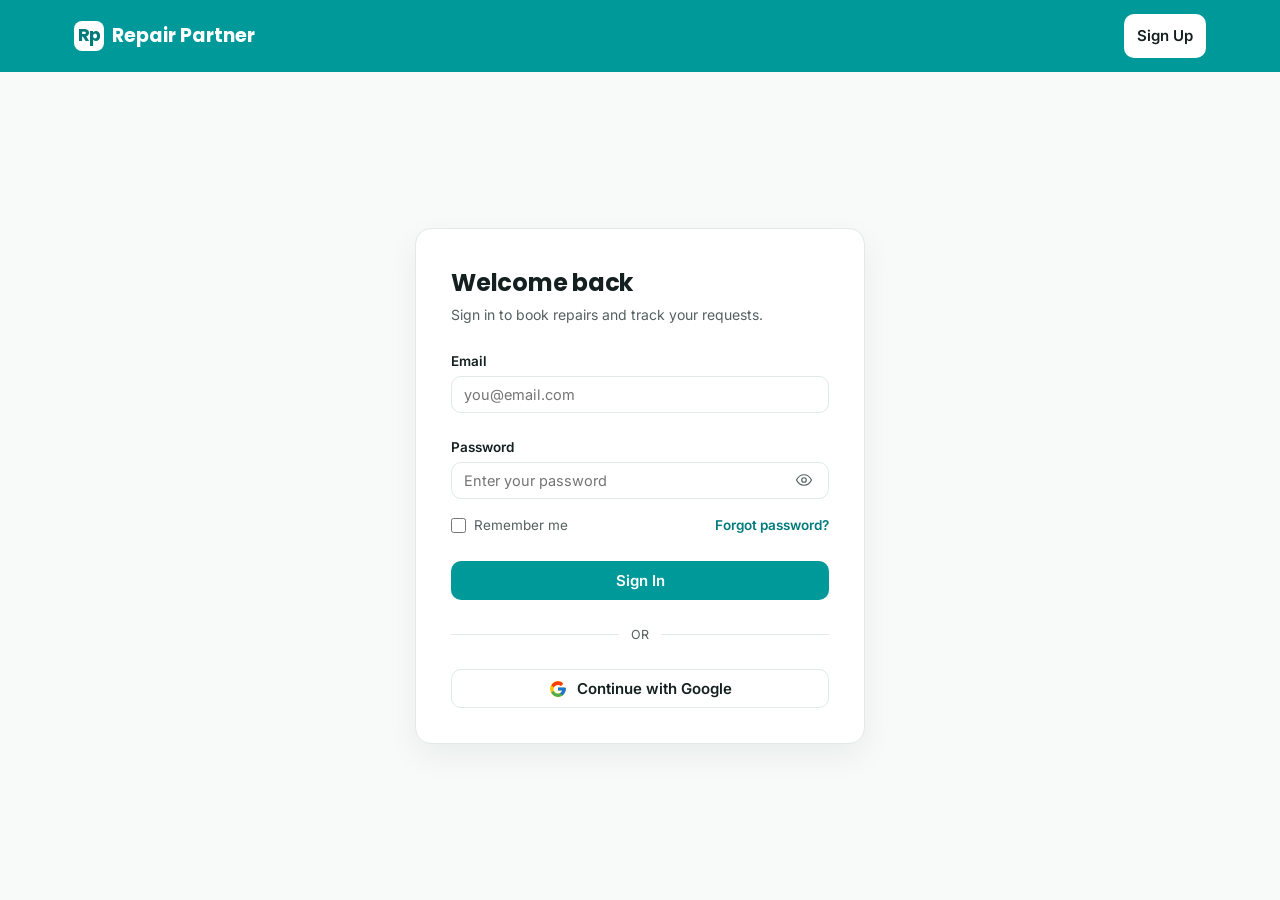
<file: signin.html>
<!DOCTYPE html>
<html lang="en">
<head>
<meta charset="UTF-8">
<meta name="viewport" content="width=device-width, initial-scale=1.0">
<title>Sign In — Repair Partner</title>
<link rel="manifest" href="manifest.json">
<meta name="theme-color" content="#009999">
<link rel="icon" href="icon.svg" type="image/svg+xml">
<link rel="apple-touch-icon" href="icon.svg">
<link rel="preconnect" href="https://fonts.googleapis.com">
<link href="https://fonts.googleapis.com/css2?family=Poppins:wght@600;700;800&family=Inter:wght@400;500;600&display=swap" rel="stylesheet">
<style>

:root{
  --teal:#009999;
  --teal-dark:#007a7a;
  --teal-tint:#E4F5F5;
  --ink:#14201F;
  --ink-soft:#54615F;
  --border:#E3E9E8;
  --bg-alt:#F7FAF9;
  --white:#FFFFFF;
  --red:#D64545;
  --green:#1E9E62;

  --radius-card:16px;
  --radius-btn:10px;
  --sp-1:8px; --sp-2:16px; --sp-3:24px; --sp-4:25px; --sp-5:35px; --sp-6:40px; --sp-8:55px;
  --container:1180px;
}
*{ margin:0; padding:0; box-sizing:border-box; }
body{ font-family:'Inter', sans-serif; color:var(--ink); background:var(--bg-alt); line-height:1.55; -webkit-font-smoothing:antialiased; min-height:100vh; }
h1,h2,h3,h4{ font-family:'Poppins', sans-serif; font-weight:700; color:var(--ink); letter-spacing:-0.01em; }
a{ text-decoration:none; color:inherit; }
img,svg{ display:block; }
button{ font-family:inherit; cursor:pointer; }
input{ font-family:inherit; }

.wrap{ max-width:var(--container); margin:0 auto; padding:0 var(--sp-3); }

/* Minimal top bar */
.topbar{ background:var(--teal); }
.topbar-inner{ max-width:var(--container); margin:0 auto; padding:0 var(--sp-3); height:72px; display:flex; align-items:center; justify-content:space-between; gap:var(--sp-2); }
.logo{ display:flex; align-items:center; gap:8px; font-family:'Poppins',sans-serif; font-weight:700; font-size:19px; color:var(--white); flex:none; }
.logo-mark{ width:30px; height:30px; border-radius:8px; background:var(--white); display:flex; align-items:center; justify-content:center; }
.topbar-nav{ display:flex; align-items:center; gap:var(--sp-3); }
.topbar-link{ position:relative; color:rgba(255,255,255,0.9); font-size:14.5px; font-weight:500; transition:color .2s ease; white-space:nowrap; }
.topbar-link:hover{ color:var(--white); }
.topbar-link b{ color:var(--white); font-weight:600; }
.topbar-actions{ display:flex; align-items:center; gap:var(--sp-2); flex:none; }
.install-btn{
  display:none; align-items:center; gap:6px; background:rgba(255,255,255,0.14); color:var(--white);
  border:1.5px solid rgba(255,255,255,0.4); font-size:13.5px; font-weight:600; padding:9px 14px;
  border-radius:var(--radius-btn); transition:all .18s ease; white-space:nowrap;
}
.install-btn.is-visible{ display:none; }
.install-btn:hover{ background:rgba(255,255,255,0.26); border-color:rgba(255,255,255,0.7); transform:translateY(-2px); }
.install-btn svg{ width:16px; height:16px; flex:none; }
.topbar-signup-btn{ flex:none; }

/* Auth layout */
.auth-stage{ min-height:calc(100vh - 72px); display:flex; align-items:center; justify-content:center; padding:var(--sp-6) var(--sp-3); }
.auth-card{
  width:100%; max-width:450px; background:var(--white); border:1px solid var(--border);
  border-radius:var(--radius-card); padding:var(--sp-5); box-shadow:0 12px 32px rgba(20,32,31,0.06);
}
.auth-icon{
  width:52px; height:52px; border-radius:14px; background:var(--teal-tint);
  display:flex; align-items:center; justify-content:center; margin-bottom:var(--sp-3);
}
.auth-card h2{ font-size:24px; margin-bottom:3px; }
.auth-card > p.sub{ font-size:14px; color:var(--ink-soft); margin-bottom:var(--sp-4); }

.field{ margin-bottom:var(--sp-3); }
.field label{ display:block; font-size:13.5px; font-weight:600; margin-bottom:4px; }
.field input{
  width:100%; font-size:14.5px; color:var(--ink); background:var(--white);
  border:1.5px solid var(--border); border-radius:var(--radius-btn); padding:9px 12px;
  transition:border-color .18s ease;
}
.field input:focus{ outline:none; border-color:var(--teal); }
.password-field{ position:relative; }
.password-toggle{
  position:absolute; right:12px; top:50%; transform:translateY(-50%);
  background:none; border:none; color:var(--ink-soft); display:flex; padding:4px;
}
.password-toggle:hover{ color:var(--teal); }

.row-between{ display:flex; align-items:center; justify-content:space-between; margin:-8px 0 var(--sp-4); }
.remember{ display:flex; align-items:center; gap:8px; font-size:13.5px; color:var(--ink-soft); }
.remember input{ accent-color:var(--teal); width:15px; height:15px; }
.link-teal{ font-size:13.5px; font-weight:600; color:var(--teal-dark); background:none; border:none; }
.link-teal:hover{ text-decoration:underline; }

.btn{
  display:inline-flex; align-items:center; justify-content:center; gap:8px;
  font-weight:600; font-size:15px; padding:9px 12px; border-radius:var(--radius-btn);
  transition:all .18s ease; border:1.5px solid transparent; width:100%;
}
.btn:hover{ transform:translateY(-2px); }
.btn:active{ transform:translateY(0); }
.btn-light{ background:var(--white); color:var(--ink); width:auto; }
.btn-light:hover{ background:#EFF3F2; }
.btn-primary{ background:var(--teal); color:var(--white); }
.btn-primary:hover{ background:var(--teal-dark); }
.btn-primary:disabled{ background:var(--border); color:var(--ink-soft); cursor:not-allowed; }
.btn-primary:disabled:hover{ transform:none; }
.btn-google{ background:var(--white); color:var(--ink); border-color:var(--border); gap:10px; }
.btn-google:hover{ border-color:var(--teal); box-shadow:0 4px 14px rgba(0,153,153,0.12); }
.btn-google svg{ flex:none; }

.divider{ display:flex; align-items:center; gap:12px; margin:var(--sp-4) 0; }
.divider::before,.divider::after{ content:''; flex:1; height:1px; background:var(--border); }
.divider span{ font-size:12.5px; color:var(--ink-soft); }

.switch-line{ text-align:center; font-size:14px; color:var(--ink-soft); }
.switch-line a{ font-weight:600; color:var(--teal-dark); }
.switch-line a:hover{ text-decoration:underline; }

.error-msg{ font-size:12.5px; color:var(--red); margin-top:6px; display:none; }
.field.has-error input{ border-color:var(--red); }
.field.has-error .error-msg{ display:block; }

.back-link{ display:inline-flex; align-items:center; gap:6px; font-size:13.5px; font-weight:600; color:var(--ink-soft); margin-bottom:var(--sp-3); }
.back-link:hover{ color:var(--teal); }

.confirm-box{ text-align:center; }
.confirm-icon{
  width:64px; height:64px; border-radius:50%; background:var(--teal-tint);
  display:flex; align-items:center; justify-content:center; margin:0 auto var(--sp-3);
}
.confirm-box h2{ font-size:20px; margin-bottom:6px; }
.confirm-box p{ font-size:14px; color:var(--ink-soft); margin-bottom:var(--sp-4); }

#panel-reset-confirm{ display:none; }

@media (max-width:600px){
  .topbar-nav{ display:none; }
}
@media (max-width:480px){
  .logo {
    position: relative;
    font-size: 0; /* hides original "Repair Partner" text */
  }

  /* Keep the Rp mark visible */
  .logo .logo-mark {
    margin-right: -6px;
    font-size: initial; /* restore size for SVG */
  }

  /* Inject stacked text */
  .logo::after {
    content: "Repair\A Partner"; /* stacked text */
    white-space: pre;            /* respect line break */
    font-size: 16px;
    font-weight: 600;
    line-height: 1.1;
    color: var(--white);
  }
  .auth-card{ padding:var(--sp-4) var(--sp-3); }
  .topbar-inner{ height:auto; padding:12px var(--sp-3); flex-wrap:wrap; row-gap:10px; }
  .install-btn .install-text{ display:none; }
  .install-btn{ padding:9px 10px; }
}
</style>
</head>
<body>

<header class="topbar">
  <div class="topbar-inner">
    <a href="index.html" class="logo">
      <span class="logo-mark">
        <svg width="22" height="22" viewBox="0 0 64 64" xmlns="http://www.w3.org/2000/svg">
            <text
                x="50%"
                y="52%"
                text-anchor="middle"
                dominant-baseline="middle"
                font-family="Poppins, Arial, sans-serif"
                font-size="52"
                font-weight="650"
                letter-spacing="-2"
                fill="#007A7A">
                Rp
            </text>
        </svg>
      </span>
      Repair Partner
    </a>
    <nav class="topbar-nav">
    </nav>
    <div class="topbar-actions">
      <a href="signup.html" class="btn btn-light topbar-signup-btn">Sign Up</a>
    </div>
  </div>
</header>

<div class="auth-stage">

  <!-- SIGN IN PANEL -->
  <div class="auth-card" id="panel-signin">
    <h2>Welcome back</h2>
    <p class="sub">Sign in to book repairs and track your requests.</p>

    <form id="signinForm" onsubmit="return false;">
      <div class="field" id="fld-email">
        <label for="si-email">Email</label>
        <input id="si-email" type="email" placeholder="you@email.com" required>
        <div class="error-msg">Enter a valid email address.</div>
      </div>

      <div class="field" id="fld-pass">
        <label for="si-pass">Password</label>
        <div class="password-field">
          <input id="si-pass" type="password" placeholder="Enter your password" required>
          <button type="button" class="password-toggle" onclick="togglePassword('si-pass', this)">
            <svg width="18" height="18" viewBox="0 0 24 24" fill="none"><path d="M2 12s3.5-7 10-7 10 7 10 7-3.5 7-10 7-10-7-10-7z" stroke="currentColor" stroke-width="1.6"/><circle cx="12" cy="12" r="3" stroke="currentColor" stroke-width="1.6"/></svg>
          </button>
        </div>
        <div class="error-msg">Password is required.</div>
      </div>

      <div class="row-between">
        <label class="remember"><input type="checkbox"> Remember me</label>
        <button type="button" class="link-teal" onclick="showPanel('reset')">Forgot password?</button>
      </div>
      <button type="submit" class="btn btn-primary" onclick="validateSignin()">Sign In</button>
    </form>

    <div class="divider"><span>OR</span></div>
    <button type="button" class="btn btn-google" onclick="alert('Continue with Google (demo)')">
      <svg width="18" height="18" viewBox="0 0 48 48"><path fill="#FFC107" d="M43.6 20.5H42V20H24v8h11.3C33.9 32.6 29.4 36 24 36c-6.6 0-12-5.4-12-12s5.4-12 12-12c3.1 0 5.8 1.1 8 3l6-6C34.9 5.1 29.7 3 24 3 12.4 3 3 12.4 3 24s9.4 21 21 21 21-9.4 21-21c0-1.4-.1-2.7-.4-3.5z"/><path fill="#FF3D00" d="M6.3 14.7l6.6 4.8C14.6 15.9 19 13 24 13c3.1 0 5.8 1.1 8 3l6-6C34.9 5.1 29.7 3 24 3 16.3 3 9.6 7.3 6.3 14.7z"/><path fill="#4CAF50" d="M24 45c5.6 0 10.7-2.1 14.5-5.6l-6.7-5.5C29.6 35.6 26.9 36.5 24 36.5c-5.3 0-9.8-3.4-11.4-8.1l-6.6 5.1C9.5 40.6 16.2 45 24 45z"/><path fill="#1976D2" d="M43.6 20.5H42V20H24v8h11.3c-1.1 3-3.2 5.5-5.9 7l6.7 5.5C39.6 37.4 45 31.5 45 24c0-1.4-.1-2.7-.4-3.5z"/></svg>
      Continue with Google
    </button>
  </div>

  <!-- FORGOT PASSWORD PANEL -->
  <div class="auth-card" id="panel-reset" style="display:none;">
    <a href="#" class="back-link" onclick="showPanel('signin');return false;">
      <svg width="14" height="14" viewBox="0 0 24 24" fill="none"><path d="M15 6l-6 6 6 6" stroke="currentColor" stroke-width="2" stroke-linecap="round" stroke-linejoin="round"/></svg>
      Back to Sign In
    </a>
    <div class="auth-icon"><svg width="24" height="24" viewBox="0 0 24 24" fill="none"><rect x="4" y="10" width="16" height="10" rx="2" stroke="#009999" stroke-width="1.8"/><path d="M8 10V7a4 4 0 018 0v3" stroke="#009999" stroke-width="1.8"/></svg></div>
    <h2>Reset your password</h2>
    <p class="sub">Enter the email linked to your account and we'll send you a reset link.</p>

    <form onsubmit="return false;">
      <div class="field" id="fld-reset-email">
        <label for="rs-email">Email</label>
        <input id="rs-email" type="email" placeholder="you@email.com" required>
        <div class="error-msg">Enter a valid email address.</div>
      </div>
      <button type="submit" class="btn btn-primary" onclick="validateReset()">Send Reset Link</button>
    </form>
  </div>

  <!-- RESET CONFIRMATION -->
  <div class="auth-card" id="panel-reset-confirm">
    <div class="confirm-box">
      <div class="confirm-icon"><svg width="28" height="28" viewBox="0 0 24 24" fill="none"><path d="M4 5h16v14H4z" stroke="#009999" stroke-width="1.7" stroke-linejoin="round"/><path d="M4 6l8 7 8-7" stroke="#009999" stroke-width="1.7" stroke-linejoin="round"/></svg></div>
      <h2>Check your inbox</h2>
      <p>We've sent a password reset link to <b id="reset-email-echo"></b>. Follow the link to set a new password.</p>
      <button class="btn btn-primary" onclick="showPanel('signin')">Back to Sign In</button>
    </div>
  </div>

</div>

<script>
function showPanel(name){
  document.getElementById('panel-signin').style.display = name==='signin' ? 'block' : 'none';
  document.getElementById('panel-reset').style.display = name==='reset' ? 'block' : 'none';
  document.getElementById('panel-reset-confirm').style.display = name==='reset-confirm' ? 'block' : 'none';
}
function togglePassword(id, btn){
  const input = document.getElementById(id);
  input.type = input.type === 'password' ? 'text' : 'password';
}
function isValidEmail(v){ return /^[^\s@]+@[^\s@]+\.[^\s@]+$/.test(v); }

function validateSignin() {
  const email = document.getElementById('si-email');
  const pass = document.getElementById('si-pass');

  let ok = true;

  document.getElementById('fld-email').classList.toggle('has-error', !isValidEmail(email.value));
  if (!isValidEmail(email.value)) ok = false;

  document.getElementById('fld-pass').classList.toggle('has-error', pass.value.length === 0);
  if (pass.value.length === 0) ok = false;

  if (ok) {
    window.location.href = "post-login/dashboard.html";
  }
}

function validateReset(){
  const email = document.getElementById('rs-email');
  const invalid = !isValidEmail(email.value);
  document.getElementById('fld-reset-email').classList.toggle('has-error', invalid);
  if(!invalid){
    document.getElementById('reset-email-echo').textContent = email.value;
    showPanel('reset-confirm');
  }
}

(function(){
  let deferredPrompt = null;
  const installBtn = document.getElementById('installAppBtn');

  window.addEventListener('beforeinstallprompt', (e) => {
    e.preventDefault();
    deferredPrompt = e;
    if(installBtn) installBtn.classList.add('is-visible');
  });

  if(installBtn){
    installBtn.addEventListener('click', async () => {
      if(!deferredPrompt) return;
      deferredPrompt.prompt();
      await deferredPrompt.userChoice;
      deferredPrompt = null;
      installBtn.classList.remove('is-visible');
    });
  }

  window.addEventListener('appinstalled', () => {
    if(installBtn) installBtn.classList.remove('is-visible');
  });

  if('serviceWorker' in navigator){
    window.addEventListener('load', () => {
      navigator.serviceWorker.register('sw.js').catch(() => {});
    });
  }
})();
</script>

</body>
</html>
</file>
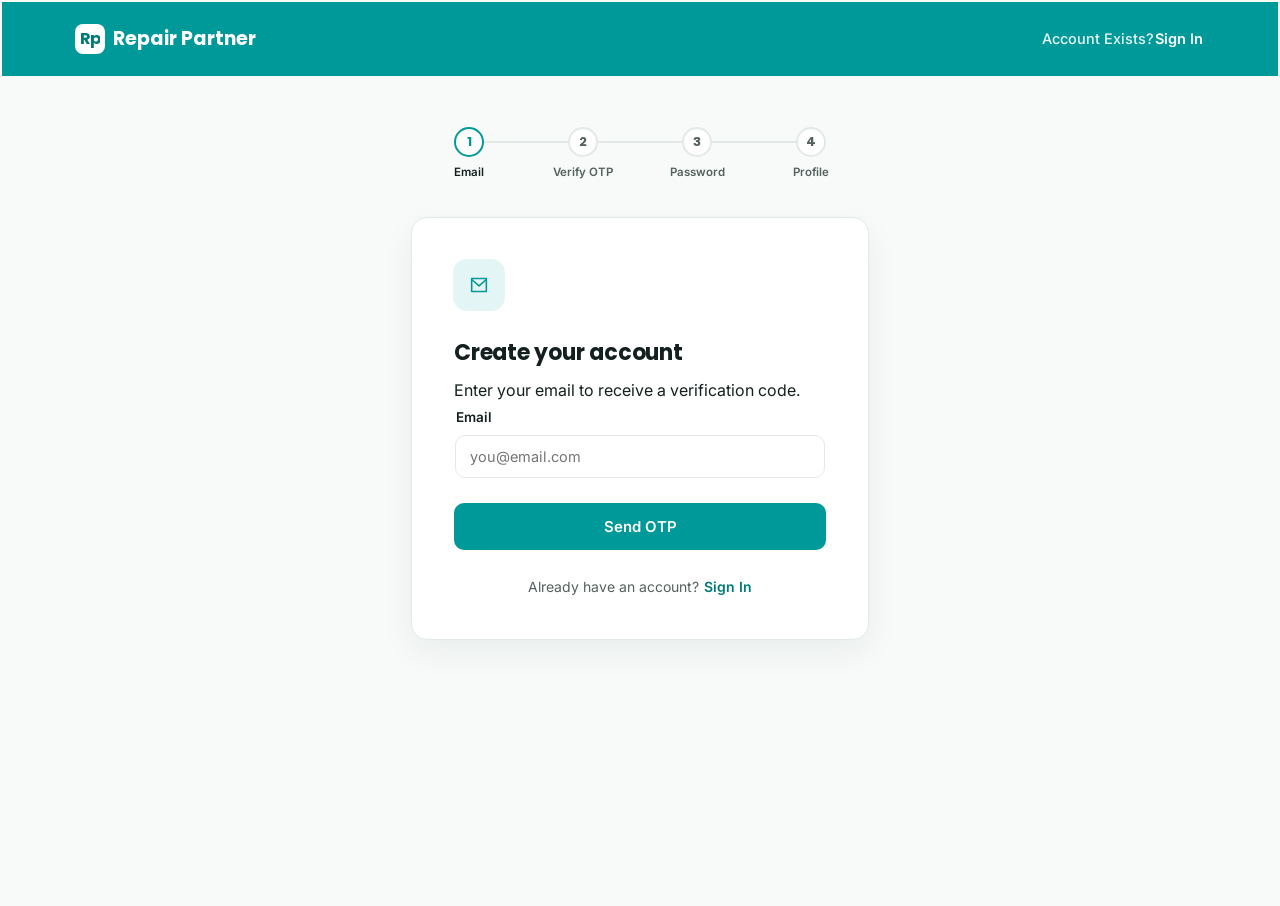
<file: signup.html>
<!DOCTYPE html>
<html lang="en">
<head>
<meta charset="UTF-8">
<meta name="viewport" content="width=device-width, initial-scale=1.0">
<title>Sign Up — Repair Partner</title>
<link rel="manifest" href="manifest.json">
<meta name="theme-color" content="#009999">
<link rel="icon" href="icon.svg" type="image/svg+xml">
<link rel="apple-touch-icon" href="icon.svg">
<link rel="preconnect" href="https://fonts.googleapis.com">
<link href="https://fonts.googleapis.com/css2?family=Poppins:wght@600;700;800&family=Inter:wght@400;500;600&display=swap" rel="stylesheet">
<style>

:root{
  --teal:#009999;
  --teal-dark:#007a7a;
  --teal-tint:#E4F5F5;
  --ink:#14201F;
  --ink-soft:#54615F;
  --border:#E3E9E8;
  --bg-alt:#F7FAF9;
  --white:#FFFFFF;
  --red:#D64545;
  --green:#1E9E62;

  --radius-card:16px;
  --radius-btn:10px;
  --sp-1:8px; --sp-2:16px; --sp-3:24px; --sp-4:32px; --sp-5:40px; --sp-6:48px; --sp-8:64px;
  --container:1180px;
}
*{ margin:0px; padding:1px; box-sizing:border-box; }
body{ font-family:'Inter', sans-serif; color:var(--ink); background:var(--bg-alt); line-height:1.55; -webkit-font-smoothing:antialiased; min-height:100vh; }
h1,h2,h3,h4{ font-family:'Poppins', sans-serif; font-weight:700; color:var(--ink); letter-spacing:-0.01em; }
a{ text-decoration:none; color:inherit; }
img,svg{ display:block; }
button{ font-family:inherit; cursor:pointer; }
input,select,textarea{ font-family:inherit; }

.wrap{ max-width:var(--container); margin:0 auto; padding:0 var(--sp-3); }

/* Minimal top bar */
.topbar{ background:var(--teal); }
.topbar-inner{ max-width:var(--container); margin:0 auto; padding:0 var(--sp-3); height:72px; display:flex; align-items:center; justify-content:space-between; gap:var(--sp-2); }
.logo{ display:flex; align-items:center; gap:8px; font-family:'Poppins',sans-serif; font-weight:700; font-size:19px; color:var(--white); flex:none; }
.logo-mark{ width:30px; height:30px; border-radius:8px; background:var(--white); display:flex; align-items:center; justify-content:center; }
.topbar-nav{ display:flex; align-items:center; gap:var(--sp-3); }
.topbar-link{ position:relative; color:rgba(255,255,255,0.9); font-size:14.5px; font-weight:500; transition:color .2s ease; white-space:nowrap; }
.topbar-link:hover{ color:var(--white); }
.logo{ display:flex; align-items:center; gap:8px; font-family:'Poppins',sans-serif; font-weight:700; font-size:19px; color:var(--white); flex:none; }
.logo-mark{ width:30px; height:30px; border-radius:8px; background:var(--white); display:flex; align-items:center; justify-content:center; }
.topbar-nav{ display:flex; align-items:center; gap:var(--sp-3); }
.topbar-link{ position:relative; color:rgba(255,255,255,0.9); font-size:14.5px; font-weight:500; transition:color .2s ease; white-space:nowrap; }
.topbar-link:hover{ color:var(--white); }
.topbar-link b{ color:var(--white); font-weight:600; }
.topbar-actions{ display:flex; align-items:center; gap:var(--sp-2); flex:none; }
.install-btn{
  display:none; align-items:center; gap:6px; background:rgba(255,255,255,0.14); color:var(--white);
  border:1.5px solid rgba(255,255,255,0.4); font-size:13.5px; font-weight:600; padding:9px 14px;
  border-radius:var(--radius-btn); transition:all .18s ease; white-space:nowrap;
}
.install-btn.is-visible{ display:none; }
.install-btn:hover{ background:rgba(255,255,255,0.26); border-color:rgba(255,255,255,0.7); transform:translateY(-2px); }
.install-btn svg{ width:16px; height:16px; flex:none; }

/* Auth layout */
.auth-stage{ min-height:calc(100vh - 72px); display:flex; align-items:flex-start; justify-content:center; padding:var(--sp-6) var(--sp-3); }
.auth-col{ width:100%; max-width:460px; }

/* Stepper */
.stepper{ display:flex; align-items:center; justify-content:space-between; margin-bottom:var(--sp-4); }
.stepper .step{ display:flex; flex-direction:column; align-items:center; gap:6px; flex:1; position:relative; }
.stepper .step:not(:last-child)::after{
  content:''; position:absolute; top:15px; left:50%; width:100%; height:2px; background:var(--border); z-index:0;
}
.stepper .step.done:not(:last-child)::after{ background:var(--teal); }
.step-dot{
  width:30px; height:30px; border-radius:50%; background:var(--white); border:2px solid var(--border);
  color:var(--ink-soft); font-family:'Poppins',sans-serif; font-weight:700; font-size:13px;
  display:flex; align-items:center; justify-content:center; z-index:1; transition:all .2s ease;
}
.step.active .step-dot{ border-color:var(--teal); color:var(--teal); background:var(--white); }
.step.done .step-dot{ background:var(--teal); border-color:var(--teal); color:var(--white); }
.step-label{ font-size:11.5px; color:var(--ink-soft); font-weight:600; text-align:center; }
.step.active .step-label{ color:var(--ink); }

.auth-card{
  width:100%; background:var(--white); border:1px solid var(--border);
  border-radius:var(--radius-card); padding:var(--sp-5); box-shadow:0 12px 32px rgba(20,32,31,0.06);
}
.auth-icon{
  width:52px; height:52px; border-radius:14px; background:var(--teal-tint);
  display:flex; align-items:center; justify-content:center; margin-bottom:var(--sp-3);
}
.auth-card h2{ font-size:22px; margin-bottom:6px; }
.auth-card > p.sub{ font-size:14px; color:var(--ink-soft); margin-bottom:var(--sp-4); }

.field{ margin-bottom:var(--sp-3); }
.field label{ display:block; font-size:13.5px; font-weight:600; margin-bottom:6px; }
.field .optional-tag{ font-weight:400; color:var(--ink-soft); font-size:12.5px; }
.field input, .field textarea{
  width:100%; font-size:14.5px; color:var(--ink); background:var(--white);
  border:1.5px solid var(--border); border-radius:var(--radius-btn); padding:12px 14px;
  transition:border-color .18s ease;
}
.field textarea{ resize:vertical; min-height:80px; }
.field input:focus, .field textarea:focus{ outline:none; border-color:var(--teal); }
.field-row{ display:grid; grid-template-columns:1fr 1fr; gap:var(--sp-2); }
.field-row.three{ grid-template-columns:1fr 1fr 1fr; }

.password-field{ position:relative; }
.password-toggle{ position:absolute; right:12px; top:50%; transform:translateY(-50%); background:none; border:none; color:var(--ink-soft); display:flex; padding:4px; }
.password-toggle:hover{ color:var(--teal); }

.error-msg{ font-size:12.5px; color:var(--red); margin-top:6px; display:none; }
.field.has-error input, .field.has-error textarea{ border-color:var(--red); }
.field.has-error .error-msg{ display:block; }

.btn{
  display:inline-flex; align-items:center; justify-content:center; gap:8px;
  font-weight:600; font-size:15px; padding:13px 26px; border-radius:var(--radius-btn);
  transition:all .18s ease; border:1.5px solid transparent; width:100%;
}
.btn:hover{ transform:translateY(-2px); }
.btn:active{ transform:translateY(0); }
.btn-primary{ background:var(--teal); color:var(--white); }
.btn-primary:hover{ background:var(--teal-dark); }
.btn-primary:disabled{ background:var(--border); color:var(--ink-soft); cursor:not-allowed; }
.btn-primary:disabled:hover{ transform:none; }
.btn-secondary{ background:var(--white); color:var(--ink); border-color:var(--border); }
.btn-secondary:hover{ border-color:var(--teal); color:var(--teal); }
.btn-row{ display:flex; gap:var(--sp-2); }
.btn-row .btn{ flex:1; }

.switch-line{ text-align:center; font-size:14px; color:var(--ink-soft); margin-top:var(--sp-3); }
.switch-line a{ font-weight:600; color:var(--teal-dark); }
.switch-line a:hover{ text-decoration:underline; }

.back-link{ display:inline-flex; align-items:center; gap:6px; font-size:13.5px; font-weight:600; color:var(--ink-soft); margin-bottom:var(--sp-3); background:none; border:none; }
.back-link:hover{ color:var(--teal); }

/* OTP boxes */
.otp-row{ display:flex; gap:10px; justify-content:space-between; margin-bottom:var(--sp-2); }
.otp-box{
  width:15%; aspect-ratio:1/1; text-align:center; font-size:20px; font-weight:700;
  border:1.5px solid var(--border); border-radius:var(--radius-btn); color:var(--ink);
}
.otp-box:focus{ outline:none; border-color:var(--teal); }
.otp-meta{ display:flex; justify-content:space-between; align-items:center; margin-bottom:var(--sp-4); font-size:13px; }
.otp-meta .timer{ color:var(--ink-soft); }
.otp-meta .resend{ font-weight:600; color:var(--teal-dark); background:none; border:none; }
.otp-meta .resend:disabled{ color:var(--ink-soft); cursor:not-allowed; }
.otp-sent-to{ font-size:14px; color:var(--ink-soft); margin-bottom:var(--sp-3); }
.otp-sent-to b{ color:var(--ink); }

/* Password rules */
.rules-list{ margin-bottom:var(--sp-3); display:grid; grid-template-columns:1fr 1fr; gap:8px 12px; }
.rule{ display:flex; align-items:center; gap:8px; font-size:12.5px; color:var(--ink-soft); }
.rule .rule-dot{
  width:16px; height:16px; border-radius:50%; border:1.5px solid var(--border);
  display:flex; align-items:center; justify-content:center; flex:none; transition:all .18s ease;
}
.rule.valid{ color:var(--green); }
.rule.valid .rule-dot{ background:var(--green); border-color:var(--green); }
.rule.valid .rule-dot svg{ display:block; }
.rule .rule-dot svg{ display:none; }

/* Success */
.confirm-box{ text-align:center; }
.confirm-icon{ width:64px; height:64px; border-radius:50%; background:var(--teal-tint); display:flex; align-items:center; justify-content:center; margin:0 auto var(--sp-3); }
.confirm-box h2{ font-size:22px; margin-bottom:6px; }
.confirm-box p{ font-size:14px; color:var(--ink-soft); margin-bottom:var(--sp-4); }

.step-panel{ display:none; }
.step-panel.active{ display:block; }

@media (max-width:600px){
  .topbar-link {
    display:flex;
    flex-direction:column;   /* stack vertically */
    align-items:center;      /* center horizontally */
    text-align:center;
    line-height:1;
  }
  .topbar-link b {
    margin-top:4px;
    font-size:16px;
    font-weight:700;
    color:var(--white);
  }
}

@media (max-width:480px){
  .logo {
    position: relative;
    font-size: 0; /* hides original "Repair Partner" text */
  }

  /* Keep the Rp mark visible */
  .logo .logo-mark {
    margin-right: -6px;
    font-size: initial; /* restore size for SVG */
  }

  /* Inject stacked text */
  .logo::after {
    content: "Repair\A Partner"; /* stacked text */
    white-space: pre;            /* respect line break */
    font-size: 16px;
    font-weight: 600;
    line-height: 1.1;
    color: var(--white);
  }
  .auth-card{ padding:var(--sp-4) var(--sp-3); }
  .field-row, .field-row.three{ grid-template-columns:1fr; }
  .step-label{ display:none; }
  .rules-list{ grid-template-columns:1fr; }
  .topbar-inner{ height:auto; padding:12px var(--sp-3); flex-wrap:wrap; row-gap:10px; }
  .install-btn .install-text{ display:none; }
  .install-btn{ padding:9px 10px; }
  .otp-row{ gap:6px; }
  .otp-box{ width:13%; font-size:17px; }
}
</style>
</head>
<body>

<header class="topbar">
  <div class="topbar-inner">
    <a href="index.html" class="logo">
      <span class="logo-mark">
        <svg width="22" height="22" viewBox="0 0 64 64" xmlns="http://www.w3.org/2000/svg">
            <text
                x="50%"
                y="52%"
                text-anchor="middle"
                dominant-baseline="middle"
                font-family="Poppins, Arial, sans-serif"
                font-size="52"
                font-weight="650"
                letter-spacing="-2"
                fill="#007A7A">
                Rp
            </text>
        </svg>
      </span>
      Repair Partner
    </a>
    <div class="topbar-actions">
      <a href="signin.html" class="topbar-link">Account Exists?<b>Sign In</b></a>
    </div>
  </div>
</header>

<div class="auth-stage">
  <div class="auth-col">

    <div class="stepper" id="stepper">
      <div class="step active" data-step="1"><div class="step-dot">1</div><div class="step-label">Email</div></div>
      <div class="step" data-step="2"><div class="step-dot">2</div><div class="step-label">Verify OTP</div></div>
      <div class="step" data-step="3"><div class="step-dot">3</div><div class="step-label">Password</div></div>
      <div class="step" data-step="4"><div class="step-dot">4</div><div class="step-label">Profile</div></div>
    </div>

    <div class="auth-card">

      <!-- STEP 1: EMAIL -->
      <div class="step-panel active" id="step-1">
        <div class="auth-icon"><svg width="24" height="24" viewBox="0 0 24 24" fill="none"><path d="M4 5h16v14H4z" stroke="#009999" stroke-width="1.7" stroke-linejoin="round"/><path d="M4 6l8 7 8-7" stroke="#009999" stroke-width="1.7" stroke-linejoin="round"/></svg></div>
        <h2>Create your account</h2>
        <p class="sub">Enter your email to receive a verification code.</p>

        <form onsubmit="return false;">
          <div class="field" id="fld-signup-email">
            <label for="su-email">Email</label>
            <input id="su-email" type="email" placeholder="you@email.com" required>
            <div class="error-msg">Enter a valid email address.</div>
          </div>
          <button type="submit" class="btn btn-primary" onclick="submitEmail()">Send OTP</button>
        </form>
        <p class="switch-line">Already have an account? <a href="signin.html">Sign In</a></p>
      </div>

      <!-- STEP 2: OTP -->
      <div class="step-panel" id="step-2">
        <button class="back-link" onclick="goToStep(1)">
          <svg width="14" height="14" viewBox="0 0 24 24" fill="none"><path d="M15 6l-6 6 6 6" stroke="currentColor" stroke-width="2" stroke-linecap="round" stroke-linejoin="round"/></svg>
          Change email
        </button>
        <div class="auth-icon"><svg width="24" height="24" viewBox="0 0 24 24" fill="none"><rect x="4" y="4" width="16" height="16" rx="3" stroke="#009999" stroke-width="1.7"/><path d="M9 9h.01M15 9h.01M8 15c1 1 2 1.5 4 1.5s3-.5 4-1.5" stroke="#009999" stroke-width="1.7" stroke-linecap="round"/></svg></div>
        <h2>Verify your email</h2>
        <p class="otp-sent-to">We sent a 6-digit code to <b id="otp-email-echo">your email</b></p>

        <div class="otp-row">
          <input class="otp-box" maxlength="1" inputmode="numeric" data-idx="0">
          <input class="otp-box" maxlength="1" inputmode="numeric" data-idx="1">
          <input class="otp-box" maxlength="1" inputmode="numeric" data-idx="2">
          <input class="otp-box" maxlength="1" inputmode="numeric" data-idx="3">
          <input class="otp-box" maxlength="1" inputmode="numeric" data-idx="4">
          <input class="otp-box" maxlength="1" inputmode="numeric" data-idx="5">
        </div>
        <div class="field" id="fld-otp" style="margin-top:-8px;">
          <div class="error-msg">Enter the complete 6-digit code.</div>
        </div>

        <div class="otp-meta">
          <span class="timer" id="otp-timer">Resend code in 0:30</span>
          <button class="resend" id="resend-btn" disabled onclick="resendOtp()">Resend Code</button>
        </div>

        <button class="btn btn-primary" onclick="verifyOtp()">Verify OTP</button>
      </div>

      <!-- STEP 3: PASSWORD -->
      <div class="step-panel" id="step-3">
        <div class="auth-icon"><svg width="24" height="24" viewBox="0 0 24 24" fill="none"><rect x="4" y="10" width="16" height="10" rx="2" stroke="#009999" stroke-width="1.8"/><path d="M8 10V7a4 4 0 018 0v3" stroke="#009999" stroke-width="1.8"/></svg></div>
        <h2>Set a password</h2>
        <p class="sub">Choose a strong password to secure your account.</p>

        <div class="field" id="fld-new-pass">
          <label for="su-pass">New Password</label>
          <div class="password-field">
            <input id="su-pass" type="password" placeholder="Create a password" oninput="checkPasswordRules()">
            <button type="button" class="password-toggle" onclick="togglePassword('su-pass')">
              <svg width="18" height="18" viewBox="0 0 24 24" fill="none"><path d="M2 12s3.5-7 10-7 10 7 10 7-3.5 7-10 7-10-7-10-7z" stroke="currentColor" stroke-width="1.6"/><circle cx="12" cy="12" r="3" stroke="currentColor" stroke-width="1.6"/></svg>
            </button>
          </div>
        </div>

        <div class="rules-list" id="rules-list">
          <div class="rule" id="rule-len"><span class="rule-dot"><svg width="10" height="10" viewBox="0 0 24 24" fill="none"><path d="M5 12l5 5L19 7" stroke="white" stroke-width="3" stroke-linecap="round" stroke-linejoin="round"/></svg></span>At least 8 characters</div>
          <div class="rule" id="rule-upper"><span class="rule-dot"><svg width="10" height="10" viewBox="0 0 24 24" fill="none"><path d="M5 12l5 5L19 7" stroke="white" stroke-width="3" stroke-linecap="round" stroke-linejoin="round"/></svg></span>One uppercase letter</div>
          <div class="rule" id="rule-lower"><span class="rule-dot"><svg width="10" height="10" viewBox="0 0 24 24" fill="none"><path d="M5 12l5 5L19 7" stroke="white" stroke-width="3" stroke-linecap="round" stroke-linejoin="round"/></svg></span>One lowercase letter</div>
          <div class="rule" id="rule-num"><span class="rule-dot"><svg width="10" height="10" viewBox="0 0 24 24" fill="none"><path d="M5 12l5 5L19 7" stroke="white" stroke-width="3" stroke-linecap="round" stroke-linejoin="round"/></svg></span>One number</div>
          <div class="rule" id="rule-special"><span class="rule-dot"><svg width="10" height="10" viewBox="0 0 24 24" fill="none"><path d="M5 12l5 5L19 7" stroke="white" stroke-width="3" stroke-linecap="round" stroke-linejoin="round"/></svg></span>One special character</div>
        </div>

        <div class="field" id="fld-confirm-pass">
          <label for="su-pass2">Confirm Password</label>
          <div class="password-field">
            <input id="su-pass2" type="password" placeholder="Re-enter your password">
            <button type="button" class="password-toggle" onclick="togglePassword('su-pass2')">
              <svg width="18" height="18" viewBox="0 0 24 24" fill="none"><path d="M2 12s3.5-7 10-7 10 7 10 7-3.5 7-10 7-10-7-10-7z" stroke="currentColor" stroke-width="1.6"/><circle cx="12" cy="12" r="3" stroke="currentColor" stroke-width="1.6"/></svg>
            </button>
          </div>
          <div class="error-msg">Passwords don't match.</div>
        </div>

        <button class="btn btn-primary" id="pass-continue-btn" disabled onclick="submitPassword()">Continue</button>
      </div>

      <!-- STEP 4: PROFILE -->
      <div class="step-panel" id="step-4">
        <div class="auth-icon"><svg width="24" height="24" viewBox="0 0 24 24" fill="none"><circle cx="12" cy="8" r="4" stroke="#009999" stroke-width="1.8"/><path d="M4 21c0-4.4 3.6-7 8-7s8 2.6 8 7" stroke="#009999" stroke-width="1.8" stroke-linecap="round"/></svg></div>
        <h2>Complete your profile</h2>
        <p class="sub">Just a few details so we know where to pick up and deliver.</p>

        <div class="field-row three">
          <div class="field" id="fld-fname">
            <label for="p-fname">First Name</label>
            <input id="p-fname" type="text" placeholder="First">
            <div class="error-msg">Required.</div>
          </div>
          <div class="field">
            <label for="p-mname">Middle Name <span class="optional-tag"></span></label>
            <input id="p-mname" type="text" placeholder="Middle">
          </div>
          <div class="field" id="fld-lname">
            <label for="p-lname">Last Name</label>
            <input id="p-lname" type="text" placeholder="Last">
            <div class="error-msg">Required.</div>
          </div>
        </div>

        <div class="field" id="fld-mobile">
          <label for="p-mobile">Mobile Number</label>
          <input id="p-mobile" type="tel" placeholder="+91 98765 43210">
          <div class="error-msg">Enter a valid 10-digit mobile number.</div>
        </div>

        <div class="field" id="fld-address">
          <label for="p-address">Address</label>
          <textarea id="p-address" placeholder="Flat / House no., Street, Area, City, Pincode"></textarea>
          <div class="error-msg">Address is required.</div>
        </div>

        <button class="btn btn-primary" onclick="submitProfile()">Create Account</button>
      </div>

      <!-- STEP 5: SUCCESS -->
      <div class="step-panel" id="step-5">
        <div class="confirm-box">
          <div class="confirm-icon"><svg width="28" height="28" viewBox="0 0 24 24" fill="none"><path d="M5 12l5 5L19 7" stroke="#009999" stroke-width="2.4" stroke-linecap="round" stroke-linejoin="round"/></svg></div>
          <h2>Account created!</h2>
          <p>Welcome to Repair Partner, <b id="success-name"></b>. You're all set to book your first repair.</p>
          <a href="signin.html" class="btn btn-primary">Go to Sign In</a>
        </div>
      </div>

    </div>
  </div>
</div>

<script>
let currentStep = 1;
let otpTimerInterval = null;

function goToStep(n){
  document.querySelectorAll('.step-panel').forEach(p => p.classList.remove('active'));
  document.getElementById('step-'+n).classList.add('active');

  document.querySelectorAll('.stepper .step').forEach(s => {
    const stepNum = parseInt(s.dataset.step);
    s.classList.remove('active','done');
    if(stepNum < n) s.classList.add('done');
    else if(stepNum === n) s.classList.add('active');
  });

  currentStep = n;
  document.getElementById('stepper').style.display = n === 5 ? 'none' : 'flex';
}

function isValidEmail(v){ return /^[^\s@]+@[^\s@]+\.[^\s@]+$/.test(v); }

function submitEmail(){
  const email = document.getElementById('su-email');
  const invalid = !isValidEmail(email.value);
  document.getElementById('fld-signup-email').classList.toggle('has-error', invalid);
  if(invalid) return;
  document.getElementById('otp-email-echo').textContent = email.value;
  goToStep(2);
  startOtpTimer();
}

function startOtpTimer(){
  let seconds = 30;
  const timerEl = document.getElementById('otp-timer');
  const resendBtn = document.getElementById('resend-btn');
  resendBtn.disabled = true;
  clearInterval(otpTimerInterval);
  otpTimerInterval = setInterval(() => {
    seconds--;
    timerEl.textContent = 'Resend code in 0:' + String(seconds).padStart(2,'0');
    if(seconds <= 0){
      clearInterval(otpTimerInterval);
      timerEl.textContent = "Didn't get a code?";
      resendBtn.disabled = false;
    }
  }, 1000);
}
function resendOtp(){ startOtpTimer(); }

// OTP box auto-advance
document.querySelectorAll('.otp-box').forEach((box, i, all) => {
  box.addEventListener('input', () => {
    box.value = box.value.replace(/[^0-9]/g,'');
    if(box.value && i < all.length-1) all[i+1].focus();
  });
  box.addEventListener('keydown', (e) => {
    if(e.key === 'Backspace' && !box.value && i > 0) all[i-1].focus();
  });
});

function verifyOtp(){
  const boxes = document.querySelectorAll('.otp-box');
  let code = '';
  boxes.forEach(b => code += b.value);
  const invalid = code.length !== 6;
  document.getElementById('fld-otp').classList.toggle('has-error', invalid);
  if(invalid) return;
  goToStep(3);
}

function togglePassword(id){
  const input = document.getElementById(id);
  input.type = input.type === 'password' ? 'text' : 'password';
}

function checkPasswordRules(){
  const v = document.getElementById('su-pass').value;
  const rules = {
    'rule-len': v.length >= 8,
    'rule-upper': /[A-Z]/.test(v),
    'rule-lower': /[a-z]/.test(v),
    'rule-num': /[0-9]/.test(v),
    'rule-special': /[^A-Za-z0-9]/.test(v)
  };
  let allValid = true;
  for(const id in rules){
    document.getElementById(id).classList.toggle('valid', rules[id]);
    if(!rules[id]) allValid = false;
  }
  document.getElementById('pass-continue-btn').disabled = !allValid;
  return allValid;
}

function submitPassword(){
  if(!checkPasswordRules()) return;
  const p1 = document.getElementById('su-pass').value;
  const p2 = document.getElementById('su-pass2').value;
  const mismatch = p1 !== p2 || p2.length === 0;
  document.getElementById('fld-confirm-pass').classList.toggle('has-error', mismatch);
  if(mismatch) return;
  goToStep(4);
}

function submitProfile(){
  const fname = document.getElementById('p-fname');
  const lname = document.getElementById('p-lname');
  const mobile = document.getElementById('p-mobile');
  const address = document.getElementById('p-address');

  let ok = true;
  const fnameInvalid = fname.value.trim().length === 0;
  document.getElementById('fld-fname').classList.toggle('has-error', fnameInvalid); if(fnameInvalid) ok = false;

  const lnameInvalid = lname.value.trim().length === 0;
  document.getElementById('fld-lname').classList.toggle('has-error', lnameInvalid); if(lnameInvalid) ok = false;

  const mobileInvalid = !/^[+]?[0-9\s]{10,13}$/.test(mobile.value.trim());
  document.getElementById('fld-mobile').classList.toggle('has-error', mobileInvalid); if(mobileInvalid) ok = false;

  const addressInvalid = address.value.trim().length === 0;
  document.getElementById('fld-address').classList.toggle('has-error', addressInvalid); if(addressInvalid) ok = false;

  if(!ok) return;

  document.getElementById('success-name').textContent = fname.value.trim();
  goToStep(5);
}

(function(){
  let deferredPrompt = null;
  const installBtn = document.getElementById('installAppBtn');

  window.addEventListener('beforeinstallprompt', (e) => {
    e.preventDefault();
    deferredPrompt = e;
    if(installBtn) installBtn.classList.add('is-visible');
  });

  if(installBtn){
    installBtn.addEventListener('click', async () => {
      if(!deferredPrompt) return;
      deferredPrompt.prompt();
      await deferredPrompt.userChoice;
      deferredPrompt = null;
      installBtn.classList.remove('is-visible');
    });
  }

  window.addEventListener('appinstalled', () => {
    if(installBtn) installBtn.classList.remove('is-visible');
  });

  if('serviceWorker' in navigator){
    window.addEventListener('load', () => {
      navigator.serviceWorker.register('sw.js').catch(() => {});
    });
  }
})();
</script>

</body>
</html>
</file>
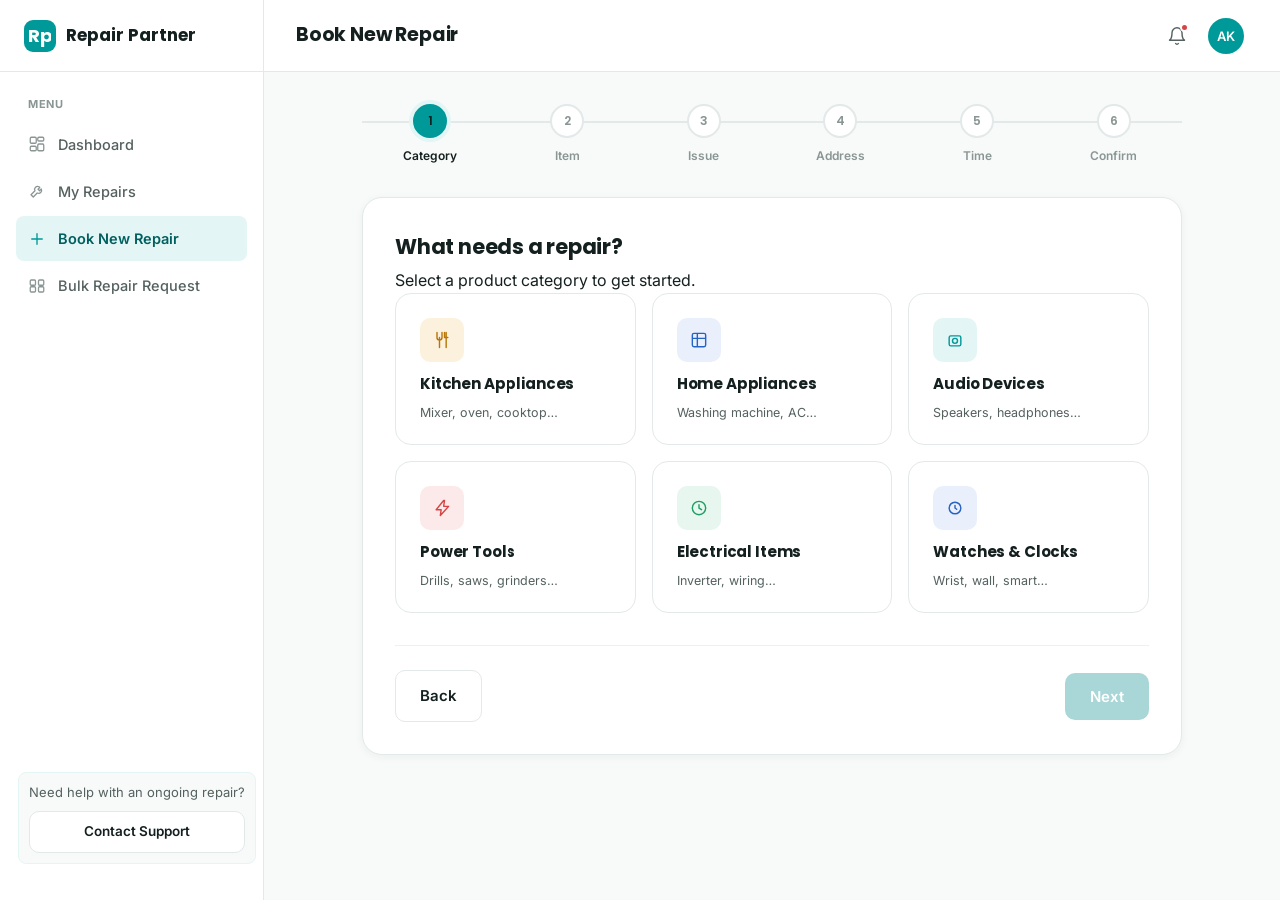
<file: post-login/book-repair.html>
<!DOCTYPE html>
<html lang="en">
<head>
<meta charset="UTF-8">
<meta name="viewport" content="width=device-width, initial-scale=1.0">
<title>Book New Repair — Repair Partner</title>
<link rel="preconnect" href="https://fonts.googleapis.com">
<link href="https://fonts.googleapis.com/css2?family=Poppins:wght@600;700;800&family=Inter:wght@400;500;600;700&display=swap" rel="stylesheet">
<link rel="stylesheet" href="style.css">
</head>
<body>
  <script src="app.js"></script>

<div class="dash-shell">

  <aside class="sidebar" id="sidebar">
    <div class="sidebar-brand">
      <span class="logo-mark"><svg width="22" height="22" viewBox="0 0 64 64" xmlns="http://www.w3.org/2000/svg">
        <text
            x="50%"
            y="52%"
            text-anchor="middle"
            dominant-baseline="middle"
            font-family="Poppins, Arial, sans-serif"
            font-size="53"
            font-weight="650"
            letter-spacing="0"
            fill="#FFFFFF">
            Rp
        </text>
    </svg></span>
      <span class="sidebar-brand-name">Repair Partner</span>
      <button class="sidebar-close" aria-label="Close menu">
        <svg width="20" height="20" viewBox="0 0 24 24" fill="none"><path d="M6 6l12 12M18 6L6 18" stroke="currentColor" stroke-width="1.8" stroke-linecap="round"/></svg>
      </button>
    </div>
    <nav class="sidebar-nav">
      <div class="sidebar-section-label">Menu</div>
      <a href="dashboard.html" class="sidebar-link" data-page="dashboard.html">
        <svg width="18" height="18" viewBox="0 0 24 24" fill="none"><rect x="3" y="3" width="8" height="8" rx="1.5" stroke-width="1.7"/><rect x="13" y="3" width="8" height="5" rx="1.5" stroke-width="1.7"/><rect x="13" y="12" width="8" height="9" rx="1.5" stroke-width="1.7"/><rect x="3" y="15" width="8" height="6" rx="1.5" stroke-width="1.7"/></svg>
        Dashboard
      </a>
      <a href="my-repairs.html" class="sidebar-link" data-page="my-repairs.html">
        <svg width="18" height="18" viewBox="0 0 24 24" fill="none"><path d="M14.7 6.3a4 4 0 00-5.4 5.4L4 17l3 3 5.3-5.3a4 4 0 005.4-5.4l-2.3 2.3-2-2 2.3-2.3z" stroke-width="1.7" stroke-linejoin="round"/></svg>
        My Repairs
      </a>
      <a href="book-repair.html" class="sidebar-link" data-page="book-repair.html">
        <svg width="18" height="18" viewBox="0 0 24 24" fill="none"><path d="M12 5v14M5 12h14" stroke-width="1.8" stroke-linecap="round"/></svg>
        Book New Repair
      </a>
      <a href="bulk-repair.html" class="sidebar-link" data-page="bulk-repair.html">
        <svg width="18" height="18" viewBox="0 0 24 24" fill="none"><rect x="3" y="4" width="7" height="7" rx="1.4" stroke-width="1.7"/><rect x="14" y="4" width="7" height="7" rx="1.4" stroke-width="1.7"/><rect x="3" y="13" width="7" height="7" rx="1.4" stroke-width="1.7"/><rect x="14" y="13" width="7" height="7" rx="1.4" stroke-width="1.7"/></svg>
        Bulk Repair Request
      </a>
      <div class="sidebar-cta">
        <p>Need help with an ongoing repair?</p>
        <a href="contact-support.html" class="btn btn-secondary btn-sm btn-block">Contact Support</a>
      </div>
    </nav>
  </aside>
  <div class="sidebar-overlay" id="sidebarOverlay"></div>

  <div class="dash-main">
    <header class="dash-topbar">
      <button class="topbar-menu-btn" aria-label="Open menu">
        <svg width="22" height="22" viewBox="0 0 24 24" fill="none"><path d="M4 6h16M4 12h16M4 18h16" stroke="currentColor" stroke-width="1.8" stroke-linecap="round"/></svg>
      </button>
      <h1 class="topbar-title">Book New Repair</h1>
      <div class="topbar-actions">
        <div class="popover-anchor">
          <button class="icon-btn" data-popover-trigger="notifPopover" aria-label="Notifications">
            <svg width="20" height="20" viewBox="0 0 24 24" fill="none"><path d="M18 8a6 6 0 00-12 0c0 7-3 9-3 9h18s-3-2-3-9" stroke-width="1.7" stroke-linecap="round" stroke-linejoin="round"/><path d="M13.7 21a2 2 0 01-3.4 0" stroke-width="1.7" stroke-linecap="round"/></svg>
            <span class="dot" data-notif-dot></span>
          </button>
          <div class="popover" id="notifPopover">
            <div class="popover-head"><h4>Notifications</h4><button class="link-teal" data-notif-mark-all>Mark all read</button></div>
            <div class="popover-body" data-notif-body></div>
            <div class="popover-foot"><a href="my-repairs.html" class="link-teal">View all repairs</a></div>
          </div>
        </div>
        <div class="popover-anchor">
          <button class="icon-btn" data-popover-trigger="userPopover" aria-label="Account menu" style="width:auto;height:auto;border-radius:var(--radius-sm);padding:4px;">
            <span class="avatar" data-user-initials>AK</span>
          </button>
          <div class="popover" id="userPopover" style="width:270px;"></div>
        </div>
      </div>
    </header>

    <main class="dash-content">
      <div class="wizard-shell">

        <!-- PROGRESS -->
        <div class="wizard-progress" id="wizardProgress">
          <div class="wizard-steps">
            <div class="wizard-step" data-step="1"><div class="wizard-step-circle"><span>1</span></div><span>Category</span></div>
            <div class="wizard-step" data-step="2"><div class="wizard-step-circle"><span>2</span></div><span>Item</span></div>
            <div class="wizard-step" data-step="3"><div class="wizard-step-circle"><span>3</span></div><span>Issue</span></div>
            <div class="wizard-step" data-step="4"><div class="wizard-step-circle"><span>4</span></div><span>Address</span></div>
            <div class="wizard-step" data-step="5"><div class="wizard-step-circle"><span>5</span></div><span>Time</span></div>
            <div class="wizard-step" data-step="6"><div class="wizard-step-circle"><span>6</span></div><span>Confirm</span></div>
          </div>
        </div>

        <div class="wizard-card" id="wizardCard">

          <!-- STEP 1: CATEGORY -->
          <div class="wizard-panel active" data-panel="1">
            <h2>What needs a repair?</h2>
            <p class="wz-sub">Select a product category to get started.</p>
            <div class="picker-grid" id="categoryGrid"></div>
            <div class="wizard-actions">
              <a href="dashboard.html" class="btn btn-secondary">Back</a>
              <button class="btn btn-primary" id="btnStep1Next" disabled onclick="goToStep(2)">Next</button>
            </div>
          </div>

          <!-- STEP 2: ITEM -->
          <div class="wizard-panel" data-panel="2">
            <h2>Select your item</h2>
            <p class="wz-sub" id="step2Sub">Choose the specific item you'd like repaired.</p>
            <div class="search-field">
              <svg width="16" height="16" viewBox="0 0 24 24" fill="none"><circle cx="11" cy="11" r="7" stroke-width="1.8"/><path d="M21 21l-4.3-4.3" stroke-width="1.8" stroke-linecap="round"/></svg>
              <input type="text" id="itemSearchInput" placeholder="Search items…" oninput="renderItemGrid(this.value)">
            </div>
            <div class="item-picker-scroll" id="itemPickerScroll">
                <div class="picker-grid" id="itemGrid"></div>
            </div>
            <p class="picker-hint" id="itemPickerHint"></p>
            <div class="field hidden" id="otherItemField" style="margin-top:16px;">
              <label for="otherItemInput">Please specify the item</label>
              <input type="text" id="otherItemInput" placeholder="e.g. Sewing Machine" oninput="handleOtherItemInput(this.value)">
            </div>
            <div class="wizard-actions">
              <button class="btn btn-secondary" onclick="goToStep(1)">Back</button>
              <button class="btn btn-primary" id="btnStep2Next" disabled onclick="goToStep(3)">Next</button>
            </div>
          </div>

          <!-- STEP 3: ISSUE + PHOTOS -->
          <div class="wizard-panel" data-panel="3">
            <h2>Describe the issue</h2>
            <p class="wz-sub">Tell us what's wrong — the more detail, the faster our technician can help.</p>
            <div class="field" id="fld-issue">
              <label for="issueText">Issue Description</label>
              <textarea id="issueText" placeholder="e.g. The washing machine makes a loud noise during the spin cycle and doesn't drain water..." oninput="validateStep3()"></textarea>
              <div class="error-msg">Please describe the issue (at least 10 characters).</div>
            </div>
            <div class="field">
              <label>Upload Photos <span class="opt">(optional, up to 5)</span></label>
              <div class="dropzone" id="dropzone" onclick="document.getElementById('fileInput').click()">
                <div class="icon-sq"><svg width="22" height="22" viewBox="0 0 24 24" fill="none"><path d="M12 16V4M7 9l5-5 5 5" stroke-width="1.8" stroke-linecap="round" stroke-linejoin="round"/><path d="M4 16v3a2 2 0 002 2h12a2 2 0 002-2v-3" stroke-width="1.8" stroke-linecap="round"/></svg></div>
                <h4>Click to upload or drag &amp; drop</h4>
                <p>PNG or JPG, up to 5MB each</p>
              </div>
              <input type="file" id="fileInput" accept="image/*" multiple hidden onchange="handleFiles(this.files)">
              <div class="upload-previews" id="uploadPreviews"></div>
              <div class="upload-count" id="uploadCount"></div>
            </div>
            <div class="wizard-actions">
              <button class="btn btn-secondary" onclick="goToStep(2)">Back</button>
              <button class="btn btn-primary" id="btnStep3Next" disabled onclick="goToStep(4)">Next</button>
            </div>
          </div>

          <!-- STEP 4: PICKUP ADDRESS -->
          <div class="wizard-panel" data-panel="4">
            <h2>Pickup address</h2>
            <p class="wz-sub">Where should we collect the item from?</p>

            <div id="savedAddressList" style="margin-bottom:var(--sp-2);"></div>
            <button class="btn btn-secondary" id="btnToggleNewAddress" onclick="toggleNewAddressForm()" style="margin-bottom:var(--sp-2);">+ Use a New Address</button>

            <div id="newAddressForm" class="new-address-block hidden">

              <div class="section-label">Contact Details</div>
              <div class="field-row">
                <div class="field" id="fld-name">
                  <label for="pName">Full Name</label>
                  <input id="pName" type="text" placeholder="Your name" oninput="validateStep4()">
                  <div class="error-msg">Name is required.</div>
                </div>
                <div class="field" id="fld-mobile">
                  <label for="pMobile">Mobile Number</label>
                  <input id="pMobile" type="tel" placeholder="98765 43210" maxlength="10" oninput="validateStep4()">
                  <div class="error-msg">Enter a valid 10-digit mobile number.</div>
                </div>
              </div>
              <div class="field" id="fld-altmobile">
                <label for="pAltMobile">Alternate Number <span class="opt">(optional)</span></label>
                <input id="pAltMobile" type="tel" placeholder="98765 43210" maxlength="10" oninput="validateStep4()">
                <div class="error-msg">Enter a valid 10-digit mobile number.</div>
              </div>

              <div class="section-label">Complete Address</div>
              <div class="field-row">
                <div class="field" id="fld-house">
                  <label for="pHouse">House / Flat No.</label>
                  <input id="pHouse" type="text" placeholder="e.g. Flat 402, Sunrise Apartments" oninput="validateStep4()">
                  <div class="error-msg">This field is required.</div>
                </div>
                <div class="field" id="fld-street">
                  <label for="pStreet">Street</label>
                  <input id="pStreet" type="text" placeholder="e.g. MG Road" oninput="validateStep4()">
                  <div class="error-msg">This field is required.</div>
                </div>
              </div>
              <div class="field-row">
                <div class="field" id="fld-area">
                  <label for="pArea">Area</label>
                  <input id="pArea" type="text" placeholder="e.g. Kothrud" oninput="validateStep4()">
                  <div class="error-msg">This field is required.</div>
                </div>
                <div class="field">
                  <label for="pLandmark">Landmark <span class="opt">(optional)</span></label>
                  <input id="pLandmark" type="text" placeholder="e.g. Near City Mall">
                </div>
              </div>
              <div class="field-row-3">
                <div class="field" id="fld-city">
                  <label for="pCity">City</label>
                  <input id="pCity" type="text" placeholder="e.g. Pune" oninput="validateStep4()">
                  <div class="error-msg">This field is required.</div>
                </div>
                <div class="field" id="fld-state">
                  <label for="pState">State</label>
                  <select id="pState" onchange="validateStep4()">
                    <option value="">Select state</option>
                  </select>
                  <div class="error-msg">Please select a state.</div>
                </div>
                <div class="field" id="fld-pincode">
                  <label for="pPincode">Pincode</label>
                  <input id="pPincode" type="text" inputmode="numeric" maxlength="6" placeholder="e.g. 411038" oninput="validateStep4()">
                  <div class="error-msg">Enter a valid 6-digit pincode.</div>
                </div>
              </div>

              <label class="checkbox-row" style="margin-top:4px;">
                <input type="checkbox" id="saveAddressChk">
                Save this address for future repair requests
              </label>
            </div>

            <div class="wizard-actions">
              <button class="btn btn-secondary" onclick="goToStep(3)">Back</button>
              <button class="btn btn-primary" id="btnStep4Next" disabled onclick="goToStep(5)">Next</button>
            </div>
          </div>

          <!-- STEP 5: PREFERRED PICKUP TIME -->
          <div class="wizard-panel" data-panel="5">
            <h2>Preferred pickup time</h2>
            <p class="wz-sub">Select your preferred time slot for pickup.</p>

            <div class="slot-grid" id="slotGrid"></div>

            <div class="notice-box">
              <div class="notice-icon"><svg width="16" height="16" viewBox="0 0 24 24" fill="none"><rect x="3" y="5" width="18" height="16" rx="2" stroke-width="1.7"/><path d="M3 10h18M8 3v4M16 3v4" stroke-width="1.7" stroke-linecap="round"/></svg></div>
              <div>
                <h4>Pickup within 24-48 hours</h4>
                <p>Our team will confirm the exact pickup date and time via email.</p>
              </div>
            </div>

            <div class="wizard-actions">
              <button class="btn btn-secondary" onclick="goToStep(4)">Back</button>
              <button class="btn btn-primary" id="btnStep5Next" disabled onclick="goToStep(6)">Next</button>
            </div>
          </div>

          <!-- STEP 6: REVIEW & CONFIRM -->
          <div class="wizard-panel" data-panel="6">
            <h2>Review &amp; confirm</h2>
            <p class="wz-sub">Please double-check the details before submitting your repair request.</p>

            <div class="review-block">
              <div class="review-block-head"><h4>Product Category &amp; Item</h4><button onclick="goToStep(1)">Edit</button></div>
              <div class="review-row"><span>Category</span><span id="rvCategory">—</span></div>
              <div class="review-row"><span>Item</span><span id="rvItem">—</span></div>
            </div>

            <div class="review-block">
              <div class="review-block-head"><h4>Issue Details</h4><button onclick="goToStep(3)">Edit</button></div>
              <div class="review-row"><span>Description</span><span id="rvIssue">—</span></div>
              <div id="rvPhotosWrap"></div>
            </div>

            <div class="review-block">
              <div class="review-block-head"><h4>Pickup Address</h4><button onclick="goToStep(4)">Edit</button></div>
              <div class="review-row"><span>Name</span><span id="rvName">—</span></div>
              <div class="review-row"><span>Mobile</span><span id="rvMobile">—</span></div>
              <div class="review-row" id="rvAltRow"><span>Alternate No.</span><span id="rvAlt">—</span></div>
              <div class="review-row"><span>Address</span><span id="rvAddress">—</span></div>
            </div>

            <div class="review-block">
              <div class="review-block-head"><h4>Pickup Time</h4><button onclick="goToStep(5)">Edit</button></div>
              <div class="review-row"><span>Preferred slot</span><span id="rvTime">—</span></div>
            </div>

            <div class="notice-box">
              <div class="notice-icon"><svg width="16" height="16" viewBox="0 0 24 24" fill="none"><path d="M4 4h16v12H7l-3 3V4z" stroke-width="1.7" stroke-linejoin="round"/></svg></div>
              <div>
                <h4>What happens next</h4>
                <p>We will connect with you regarding the issue and the estimated repair cost before any work begins.</p>
              </div>
            </div>

            <label class="checkbox-row" style="margin:var(--sp-2) 0 0;">
              <input type="checkbox" id="agreeTerms" onchange="validateStep6()">
              I confirm that the information provided above is correct.
            </label>

            <div class="wizard-actions">
              <button class="btn btn-secondary" onclick="goToStep(5)">Back</button>
              <button class="btn btn-primary" id="btnSubmitRepair" disabled onclick="confirmBooking()">Submit Repair Request</button>
            </div>
          </div>

        </div>

        <!-- SUCCESS -->
        <div class="success-stage hidden" id="successStage">
          <div class="success-icon">
            <svg width="36" height="36" viewBox="0 0 24 24" fill="none"><path d="M5 13l4 4L19 7" stroke="var(--green)" stroke-width="2.4" stroke-linecap="round" stroke-linejoin="round"/></svg>
          </div>
          <h2>Booking Confirmed!</h2>
          <p>Your repair request has been submitted successfully. Our technician will contact you shortly to arrange the pickup.</p>
          <div class="booking-id-chip">
            <span id="successBookingId">RP-000000</span>
            <button onclick="copyBookingId()" aria-label="Copy booking ID">
              <svg width="16" height="16" viewBox="0 0 24 24" fill="none"><rect x="9" y="9" width="11" height="11" rx="2" stroke="currentColor" stroke-width="1.7"/><path d="M5 15V5a2 2 0 012-2h10" stroke="currentColor" stroke-width="1.7"/></svg>
            </button>
          </div>
          <div class="success-actions">
            <a href="my-repairs.html" class="btn btn-secondary">Track My Repair</a>
            <button class="btn btn-secondary" onclick="resetWizard()">Book Another Repair</button>
            <a href="dashboard.html" class="btn btn-primary">Go to Dashboard</a>
          </div>
        </div>

      </div>
    </main>
  </div>
</div>

<script>
  /* ---------- data (kept exactly as before — presentation only was touched) ---------- */
  const CATEGORIES = [
    { id:'kitchen', name:'Kitchen Appliances', desc:'Mixer, oven, cooktop…' },
    { id:'home', name:'Home Appliances', desc:'Washing machine, AC…' },
    { id:'audio', name:'Audio Devices', desc:'Speakers, headphones…' },
    { id:'power-tools', name:'Power Tools', desc:'Drills, saws, grinders…' },
    { id:'electrical', name:'Electrical Items', desc:'Inverter, wiring…' },
    { id:'watches', name:'Watches & Clocks', desc:'Wrist, wall, smart…' },
  ];
  const ITEMS = {
    kitchen: ['Mixer Grinder','Microwave Oven','Refrigerator','Induction Cooktop','Water Purifier','Kitchen Chimney','Toaster'],
    home: ['Washing Machine','Air Conditioner','Vacuum Cleaner','Water Heater / Geyser','Ceiling Fan','Air Cooler'],
    audio: ['Bluetooth Speaker','Headphones / Earphones','Home Theater System','Soundbar','Amplifier'],
    'power-tools': ['Drill Machine','Angle Grinder','Circular Saw','Hedge Trimmer','Air Compressor'],
    electrical: ['Inverter','Voltage Stabilizer','Extension Board','LED Panel / Tube Light','MCB / Switchboard'],
    watches: ['Wrist Watch','Smart Watch','Wall Clock','Table Clock'],
  };
  const CATEGORY_ICONS = {
    kitchen: '<path d="M6 3v6a3 3 0 006 0V3M9 9v12M17 3v18M15 3v6h4" stroke-width="1.7" stroke-linecap="round" stroke-linejoin="round"/>',
    home: '<rect x="4" y="4" width="16" height="16" rx="2" stroke-width="1.7"/><path d="M4 10h16M10 4v16" stroke-width="1.7"/>',
    audio: '<rect x="5" y="7" width="14" height="12" rx="2" stroke-width="1.7"/><circle cx="12" cy="13" r="3" stroke-width="1.7"/>',
    'power-tools': '<path d="M14 3l-9 11h6l-1 7 10-11h-6l1-7z" stroke-width="1.7" stroke-linejoin="round"/>',
    electrical: '<circle cx="12" cy="12" r="8" stroke-width="1.7"/><path d="M12 8v4l3 2" stroke-width="1.7" stroke-linecap="round"/>',
    watches: '<circle cx="12" cy="12" r="7" stroke-width="1.7"/><path d="M12 9v3l2 1.5" stroke-width="1.7" stroke-linecap="round"/>',
  };
  const ICON_TINT = { kitchen:'sq-gold', home:'sq-blue', audio:'sq-teal', 'power-tools':'sq-red', electrical:'sq-green', watches:'sq-blue' };
  const STATES = ['Andhra Pradesh','Arunachal Pradesh','Assam','Bihar','Chhattisgarh','Goa','Gujarat','Haryana','Himachal Pradesh','Jharkhand','Karnataka','Kerala','Madhya Pradesh','Maharashtra','Manipur','Meghalaya','Mizoram','Nagaland','Odisha','Punjab','Rajasthan','Sikkim','Tamil Nadu','Telangana','Tripura','Uttar Pradesh','Uttarakhand','West Bengal','Delhi (NCT)','Jammu & Kashmir','Ladakh','Chandigarh','Puducherry'];
  const SAVED_ADDRESSES = [
    { id:'a1', label:'Home', isDefault:true, name:'Ananya Kulkarni', mobile:'9876543210', line:'Flat 402, Sunrise Apartments, MG Road, Kothrud, Pune, Maharashtra – 411038' },
    { id:'a2', label:'Office', isDefault:false, name:'Ananya Kulkarni', mobile:'9876543210', line:'3rd Floor, Tech Park B, Baner Road, Baner, Pune, Maharashtra – 411045' },
  ];
  const TIME_SLOTS = [
    { id:'morning', name:'Morning', range:'9:00 AM - 12:00 PM' },
    { id:'afternoon', name:'Afternoon', range:'12:00 PM - 3:00 PM' },
    { id:'evening', name:'Evening', range:'3:00 PM - 6:00 PM' },
  ];

  function svgIcon(catId){ return '<svg width="20" height="20" viewBox="0 0 24 24" fill="none">' + (CATEGORY_ICONS[catId] || CATEGORY_ICONS.home) + '</svg>'; }
  function fmtISODate(ts){ return new Date(ts).toISOString().slice(0, 10); }

  /* ---------- state ---------- */
  const state = {
    category:null, categoryName:null,
    item:null, isOther:false, otherText:'',
    issue:'', images:[],
    addressMode:'saved', selectedAddressId:null,
    name:'', mobile:'', altMobile:'', house:'', street:'', area:'', landmark:'', city:'', stateVal:'', pincode:'',
    saveAddress:false,
    pickupSlot:null, pickupSlotLabel:'',
  };
  let currentStep = 1;

  /* ---------- step 1: category ---------- */
  function renderCategoryGrid(){
    document.getElementById('categoryGrid').innerHTML = CATEGORIES.map(c => (
      '<button type="button" class="picker-card ' + (state.category === c.id ? 'selected' : '') + '" onclick="selectCategory(\'' + c.id + '\',\'' + c.name.replace(/'/g,"\\'") + '\')">' +
        '<div class="check"><svg width="12" height="12" viewBox="0 0 24 24" fill="none"><path d="M5 13l4 4L19 7" stroke="white" stroke-width="2.5" stroke-linecap="round" stroke-linejoin="round"/></svg></div>' +
        '<div class="icon-sq ' + ICON_TINT[c.id] + '">' + svgIcon(c.id) + '</div>' +
        '<h4>' + c.name + '</h4><p>' + c.desc + '</p>' +
      '</button>'
    )).join('');
  }
  function selectCategory(id, name){
  state.category = id;
  state.categoryName = name;
  state.item = null;
  state.isOther = false;
  state.otherText = '';

  // Clear previous item search
  const searchInput = document.getElementById('itemSearchInput');

  if(searchInput){
    searchInput.value = '';
  }

  renderCategoryGrid();

  // Render all items for the newly selected category
  renderItemGrid('');

  document.getElementById('btnStep1Next').disabled = false;

  document.getElementById('step2Sub').textContent =
    'Choose the specific ' +
    name.toLowerCase() +
    ' item you\'d like repaired.';
}

  /* ---------- step 2: item ---------- */
function renderItemGrid(filterText = '') {
  const grid = document.getElementById('itemGrid');
  const hint = document.getElementById('itemPickerHint');

  if (!state.category) {
    grid.innerHTML = '';
    hint.innerHTML = '';
    return;
  }

  const all = ITEMS[state.category] || [];
  const search = filterText.trim().toLowerCase();

  // Filter the complete item list.
  const items = search
    ? all.filter(item => item.toLowerCase().includes(search))
    : all;

  let html = items.map(item => (
    '<button type="button" class="picker-card ' +
      (!state.isOther && state.item === item ? 'selected' : '') +
      '" onclick="selectItem(\'' +
      item.replace(/'/g, "\\'") +
      '\')">' +

      '<div class="check">' +
        '<svg width="12" height="12" viewBox="0 0 24 24" fill="none">' +
          '<path d="M5 13l4 4L19 7" ' +
            'stroke="white" ' +
            'stroke-width="2.5" ' +
            'stroke-linecap="round" ' +
            'stroke-linejoin="round"/>' +
        '</svg>' +
      '</div>' +

      '<div class="icon-sq ' +
        ICON_TINT[state.category] +
      '">' +
        svgIcon(state.category) +
      '</div>' +

      '<h4>' + item + '</h4>' +
      '<p>Tap to select</p>' +

    '</button>'
  )).join('');

  // Always keep "Other" as the last option.
  html +=
    '<button type="button" class="picker-card other-card ' +
      (state.isOther ? 'selected' : '') +
      '" onclick="selectOther()">' +

      '<div class="check">' +
        '<svg width="12" height="12" viewBox="0 0 24 24" fill="none">' +
          '<path d="M5 13l4 4L19 7" ' +
            'stroke="white" ' +
            'stroke-width="2.5" ' +
            'stroke-linecap="round" ' +
            'stroke-linejoin="round"/>' +
        '</svg>' +
      '</div>' +

      '<div class="icon-sq">' +
        '<svg width="20" height="20" viewBox="0 0 24 24" fill="none">' +
          '<path d="M12 5v14M5 12h14" ' +
            'stroke-width="1.8" ' +
            'stroke-linecap="round"/>' +
        '</svg>' +
      '</div>' +

      '<h4>Other</h4>' +
      '<p>Not listed above</p>' +

    '</button>';

  // No search result.
  if (items.length === 0 && search) {

    grid.innerHTML =
      '<p class="picker-empty" style="grid-column:1/-1;">' +
        'No items match “' +
        filterText +
        '”. Try a different search, or pick “Other” below.' +
      '</p>' +
      html;

  } else {

    grid.innerHTML = html;

  }

  // Hint below the scroll area.
  if (search) {

    hint.textContent =
      items.length +
      ' item' +
      (items.length === 1 ? '' : 's') +
      ' match your search.';

  } else {

    hint.textContent =
      all.length +
      ' items available — scroll to see more.';

  }

  document
    .getElementById('otherItemField')
    .classList.toggle('hidden', !state.isOther);
}

  function selectItem(item){
    state.item = item; state.isOther = false; state.otherText = '';
    renderItemGrid(document.getElementById('itemSearchInput').value);
    document.getElementById('btnStep2Next').disabled = false;
  }
  function selectOther(){
    state.isOther = true; state.item = null;
    renderItemGrid(document.getElementById('itemSearchInput').value);
    document.getElementById('btnStep2Next').disabled = state.otherText.trim().length < 2;
    setTimeout(() => document.getElementById('otherItemInput').focus(), 50);
  }
  function handleOtherItemInput(val){
    state.otherText = val;
    document.getElementById('btnStep2Next').disabled = val.trim().length < 2;
  }

  /* ---------- step 3: issue + photos ---------- */
  function validateStep3(){
    const val = document.getElementById('issueText').value.trim();
    state.issue = val;
    const ok = val.length >= 10;
    document.getElementById('fld-issue').classList.toggle('has-error', val.length > 0 && !ok);
    document.getElementById('btnStep3Next').disabled = !ok;
  }
  function handleFiles(fileList){
    const remaining = 5 - state.images.length;
    if(remaining <= 0){ toast('You can upload up to 5 photos.'); return; }
    const files = Array.from(fileList).slice(0, remaining);
    files.forEach(file => {
      if(!file.type.startsWith('image/')) return;
      if(file.size > 5*1024*1024){ toast(file.name + ' is over 5MB.'); return; }
      const reader = new FileReader();
      reader.onload = e => { state.images.push({ name:file.name, dataUrl:e.target.result }); renderPreviews(); };
      reader.readAsDataURL(file);
    });
  }
  function renderPreviews(){
    document.getElementById('uploadPreviews').innerHTML = state.images.map((img,i) => (
      '<div class="upload-thumb"><img src="' + img.dataUrl + '" alt="' + img.name + '"><button class="remove" onclick="removeImage(' + i + ')" aria-label="Remove image">✕</button></div>'
    )).join('');
    document.getElementById('uploadCount').textContent = state.images.length + ' of 5 photos added';
    document.getElementById('dropzone').style.opacity = state.images.length >= 5 ? .5 : 1;
    document.getElementById('dropzone').style.pointerEvents = state.images.length >= 5 ? 'none' : 'auto';
  }
  function removeImage(i){ state.images.splice(i,1); renderPreviews(); }
  document.addEventListener('DOMContentLoaded', () => {
    const zone = document.getElementById('dropzone');
    ['dragover','dragenter'].forEach(evt => zone.addEventListener(evt, e => { e.preventDefault(); zone.classList.add('drag-over'); }));
    ['dragleave','drop'].forEach(evt => zone.addEventListener(evt, e => { e.preventDefault(); zone.classList.remove('drag-over'); }));
    zone.addEventListener('drop', e => { if(e.dataTransfer.files.length) handleFiles(e.dataTransfer.files); });
  });

  /* ---------- step 4: address ---------- */
  function renderSavedAddresses(){
    const wrap = document.getElementById('savedAddressList');
    wrap.innerHTML = SAVED_ADDRESSES.map(a => (
      '<div class="address-card ' + (state.addressMode === 'saved' && state.selectedAddressId === a.id ? 'selected' : '') + '" onclick="selectSavedAddress(\'' + a.id + '\')">' +
        '<div class="radio-dot"></div>' +
        '<h4>' + a.label + (a.isDefault ? ' <span class="badge badge-teal" style="margin-left:4px;">Default</span>' : '') + '</h4>' +
        '<p>' + a.name + ' · ' + a.mobile + '<br>' + a.line + '</p>' +
      '</div>'
    )).join('');
  }
  function selectSavedAddress(id){
    const addr = SAVED_ADDRESSES.find(a => a.id === id);
    state.addressMode = 'saved'; state.selectedAddressId = id;
    state.name = addr.name; state.mobile = addr.mobile; state.address = addr.line;
    document.getElementById('newAddressForm').classList.add('hidden');
    document.getElementById('btnToggleNewAddress').textContent = '+ Use a New Address';
    renderSavedAddresses();
    validateStep4();
  }
  function toggleNewAddressForm(){
    const form = document.getElementById('newAddressForm');
    const willShow = form.classList.contains('hidden');
    form.classList.toggle('hidden');
    document.getElementById('btnToggleNewAddress').textContent = willShow ? 'Use a Saved Address Instead' : '+ Use a New Address';
    if(willShow){
      state.addressMode = 'new'; state.selectedAddressId = null;
      renderSavedAddresses();
      validateStep4();
    } else {
      selectSavedAddress(SAVED_ADDRESSES.find(a=>a.isDefault).id);
    }
  }
  function populateStateOptions(){
    const sel = document.getElementById('pState');
    STATES.forEach(s => { const o = document.createElement('option'); o.value = s; o.textContent = s; sel.appendChild(o); });
  }
  function validateStep4(){
    let ok;
    if(state.addressMode === 'new'){
      const name = document.getElementById('pName').value.trim();
      const mobile = document.getElementById('pMobile').value.trim();
      const altMobile = document.getElementById('pAltMobile').value.trim();
      const house = document.getElementById('pHouse').value.trim();
      const street = document.getElementById('pStreet').value.trim();
      const area = document.getElementById('pArea').value.trim();
      const landmark = document.getElementById('pLandmark').value.trim();
      const city = document.getElementById('pCity').value.trim();
      const stateVal = document.getElementById('pState').value;
      const pincode = document.getElementById('pPincode').value.trim();
      Object.assign(state, { name, mobile, altMobile, house, street, area, landmark, city, stateVal, pincode });
      state.saveAddress = document.getElementById('saveAddressChk').checked;

      const mobileOk = /^\d{10}$/.test(mobile);
      const altOk = altMobile.length === 0 || /^\d{10}$/.test(altMobile);
      const pinOk = /^\d{6}$/.test(pincode);

      toggleErr('fld-name', wasTouched('pName') && name.length === 0);
      toggleErr('fld-mobile', mobile.length > 0 && !mobileOk);
      toggleErr('fld-altmobile', altMobile.length > 0 && !altOk);
      toggleErr('fld-house', wasTouched('pHouse') && house.length === 0);
      toggleErr('fld-street', wasTouched('pStreet') && street.length === 0);
      toggleErr('fld-area', wasTouched('pArea') && area.length === 0);
      toggleErr('fld-city', wasTouched('pCity') && city.length === 0);
      toggleErr('fld-pincode', pincode.length > 0 && !pinOk);

      ok = name.length > 1 && mobileOk && altOk && house.length > 0 && street.length > 0 && area.length > 0 && city.length > 0 && !!stateVal && pinOk;
    } else {
      ok = !!state.selectedAddressId;
    }
    document.getElementById('btnStep4Next').disabled = !ok;
  }
  const touched = {};
  function wasTouched(id){ return !!touched[id]; }
  document.addEventListener('DOMContentLoaded', () => {
    ['pName','pHouse','pStreet','pArea','pCity'].forEach(id => {
      const el = document.getElementById(id);
      if(el) el.addEventListener('blur', () => { touched[id] = true; validateStep4(); });
    });
  });
  function toggleErr(fieldId, isErr){ document.getElementById(fieldId).classList.toggle('has-error', !!isErr); }

  function buildFullAddress(){
    if(state.addressMode === 'saved'){ return state.address || '—'; }
    const parts = [state.house, state.street, state.area];
    if(state.landmark) parts.push('near ' + state.landmark);
    parts.push(state.city, state.stateVal, '– ' + state.pincode);
    return parts.filter(Boolean).join(', ');
  }

  /* ---------- step 5: preferred pickup time ---------- */
  function slotIcon(){
    return '<svg width="20" height="20" viewBox="0 0 24 24" fill="none"><circle cx="12" cy="12" r="9" stroke-width="1.7"/><path d="M12 7v5l3.5 2" stroke-width="1.7" stroke-linecap="round" stroke-linejoin="round"/></svg>';
  }
  function renderTimeSlots(){
    document.getElementById('slotGrid').innerHTML = TIME_SLOTS.map(s => (
      '<button type="button" class="slot-card ' + (state.pickupSlot === s.id ? 'selected' : '') + '" onclick="selectTimeSlot(\'' + s.id + '\')">' +
        '<div class="slot-icon">' + slotIcon() + '</div>' +
        '<h4>' + s.name + '</h4><p>' + s.range + '</p>' +
      '</button>'
    )).join('');
  }
  function selectTimeSlot(id){
    const slot = TIME_SLOTS.find(s => s.id === id);
    if(!slot) return;
    state.pickupSlot = slot.id;
    // Stored/displayed as "Morning · 9:00 AM – 12:00 PM" to match the time-range
    // format ("9:00 AM – 12:00 PM") already used for pickupSlot across the app.
    state.pickupSlotLabel = slot.name + ' · ' + slot.range.replace(' - ', ' – ');
    renderTimeSlots();
    document.getElementById('btnStep5Next').disabled = false;
  }

  /* ---------- step 6: review + submit ---------- */
  function validateStep6(){
    document.getElementById('btnSubmitRepair').disabled = !document.getElementById('agreeTerms').checked;
  }
  function populateReview(){
    document.getElementById('rvCategory').textContent = state.categoryName || '—';
    document.getElementById('rvItem').textContent = state.isOther ? (state.otherText + ' (Other)') : (state.item || '—');
    document.getElementById('rvIssue').textContent = state.issue || '—';

    const photosWrap = document.getElementById('rvPhotosWrap');
    if(state.images.length){
      photosWrap.innerHTML = '<div class="review-row"><span>Photos attached</span><span>' + state.images.length + ' of 5</span></div>' +
        '<div class="review-photos">' + state.images.map(i => '<img src="'+i.dataUrl+'" alt="'+i.name+'">').join('') + '</div>';
    } else {
      photosWrap.innerHTML = '<div class="review-row"><span>Photos attached</span><span>0</span></div><div class="review-empty-photos">No photos uploaded.</div>';
    }

    document.getElementById('rvName').textContent = state.name || '—';
    document.getElementById('rvMobile').textContent = state.mobile || '—';
    if(state.addressMode === 'new' && state.altMobile){
      document.getElementById('rvAlt').textContent = state.altMobile;
      document.getElementById('rvAltRow').style.display = 'flex';
    } else {
      document.getElementById('rvAltRow').style.display = 'none';
    }
    document.getElementById('rvAddress').textContent = buildFullAddress();
    document.getElementById('rvTime').textContent = state.pickupSlotLabel || '—';
  }

  function goToStep(n){
  currentStep = n;

  document.querySelectorAll('.wizard-panel').forEach(p => {
    p.classList.toggle('active', +p.dataset.panel === n);
  });

  document.querySelectorAll('.wizard-step').forEach(s => {
    const step = +s.dataset.step;
    s.classList.toggle('active', step === n);
    s.classList.toggle('done', step < n);
  });

  /* Render items whenever Step 2 is opened */
  if(n === 2){
    const searchInput = document.getElementById('itemSearchInput');

    if(searchInput){
      renderItemGrid(searchInput.value);
    } else {
      renderItemGrid('');
    }
  }

  if(n === 5) renderTimeSlots();
  if(n === 6) populateReview();

  window.scrollTo({
    top: 0,
    behavior: 'smooth'
  });
}

  function confirmBooking(){
    const btn = document.getElementById('btnSubmitRepair');
    btn.classList.add('is-loading');
    setTimeout(() => {
      const bookingId = RP.newBookingId();
      const itemName = state.isOther ? state.otherText : state.item;

      // Persist through the same shared data store the rest of the app reads
      // from, so a new booking actually shows up on the Dashboard and in
      // My Repairs instead of vanishing once this page is left.
      RP.addRepair({
        id: bookingId,
        category: state.category,
        categoryName: state.categoryName,
        item: itemName,
        brand: '',
        issue: state.issue,
        status: 'Submitted',
        createdAt: Date.now(),
        pickupDate: fmtISODate(Date.now() + 86400000),
        pickupSlot: state.pickupSlotLabel || null,
        address: buildFullAddress(),
        estimatedCost: undefined,
        technicianNotes: '',
        images: state.images.map(i => i.dataUrl),
        timeline: RP.statusFlow.map((label, i) => (
          i === 0 ? { label, state:'done', at: Date.now() } : { label, state:'pending', at:null }
        )),
      });
      RP.addNotification({
        icon: 'wrench',
        text: itemName + ' repair (' + bookingId + ') has been submitted.',
      });

      document.getElementById('successBookingId').textContent = bookingId;
      document.getElementById('wizardProgress').classList.add('hidden');
      document.getElementById('wizardCard').classList.add('hidden');
      document.getElementById('successStage').classList.remove('hidden');
      btn.classList.remove('is-loading');
      toast('Booking confirmed — ' + bookingId, 'success');
      window.scrollTo({ top:0, behavior:'smooth' });
    }, 900);
  }
  function copyBookingId(){
    const id = document.getElementById('successBookingId').textContent;
    if(navigator.clipboard) navigator.clipboard.writeText(id);
    toast('Booking ID copied to clipboard.', 'success');
  }
  function resetWizard(){
    Object.assign(state, {
      category:null, categoryName:null, item:null, isOther:false, otherText:'',
      issue:'', images:[], addressMode:'saved', selectedAddressId:null,
      name:'', mobile:'', altMobile:'', house:'', street:'', area:'', landmark:'', city:'', stateVal:'', pincode:'', saveAddress:false,
      pickupSlot:null, pickupSlotLabel:'',
    });
    document.getElementById('issueText').value = '';
    document.getElementById('otherItemInput').value = '';
    document.getElementById('itemSearchInput').value = '';
    document.getElementById('agreeTerms').checked = false;
    document.getElementById('successStage').classList.add('hidden');
    document.getElementById('wizardProgress').classList.remove('hidden');
    document.getElementById('wizardCard').classList.remove('hidden');
    renderCategoryGrid(); renderItemGrid(''); renderPreviews(); renderTimeSlots();
    document.getElementById('btnStep1Next').disabled = true;
    document.getElementById('btnStep2Next').disabled = true;
    document.getElementById('btnStep3Next').disabled = true;
    document.getElementById('btnStep4Next').disabled = true;
    document.getElementById('btnStep5Next').disabled = true;
    document.getElementById('btnSubmitRepair').disabled = true;
    const defaultAddr = SAVED_ADDRESSES.find(a => a.isDefault);
    selectSavedAddress(defaultAddr.id);
    goToStep(1);
  }

  document.addEventListener('DOMContentLoaded', function(){
    RP.initShell();
    renderCategoryGrid();
    populateStateOptions();
    renderSavedAddresses();
    selectSavedAddress(SAVED_ADDRESSES.find(a => a.isDefault).id);
    renderPreviews();
    renderTimeSlots();
    goToStep(1);
  });
</script>
</body>
</html>
</file>
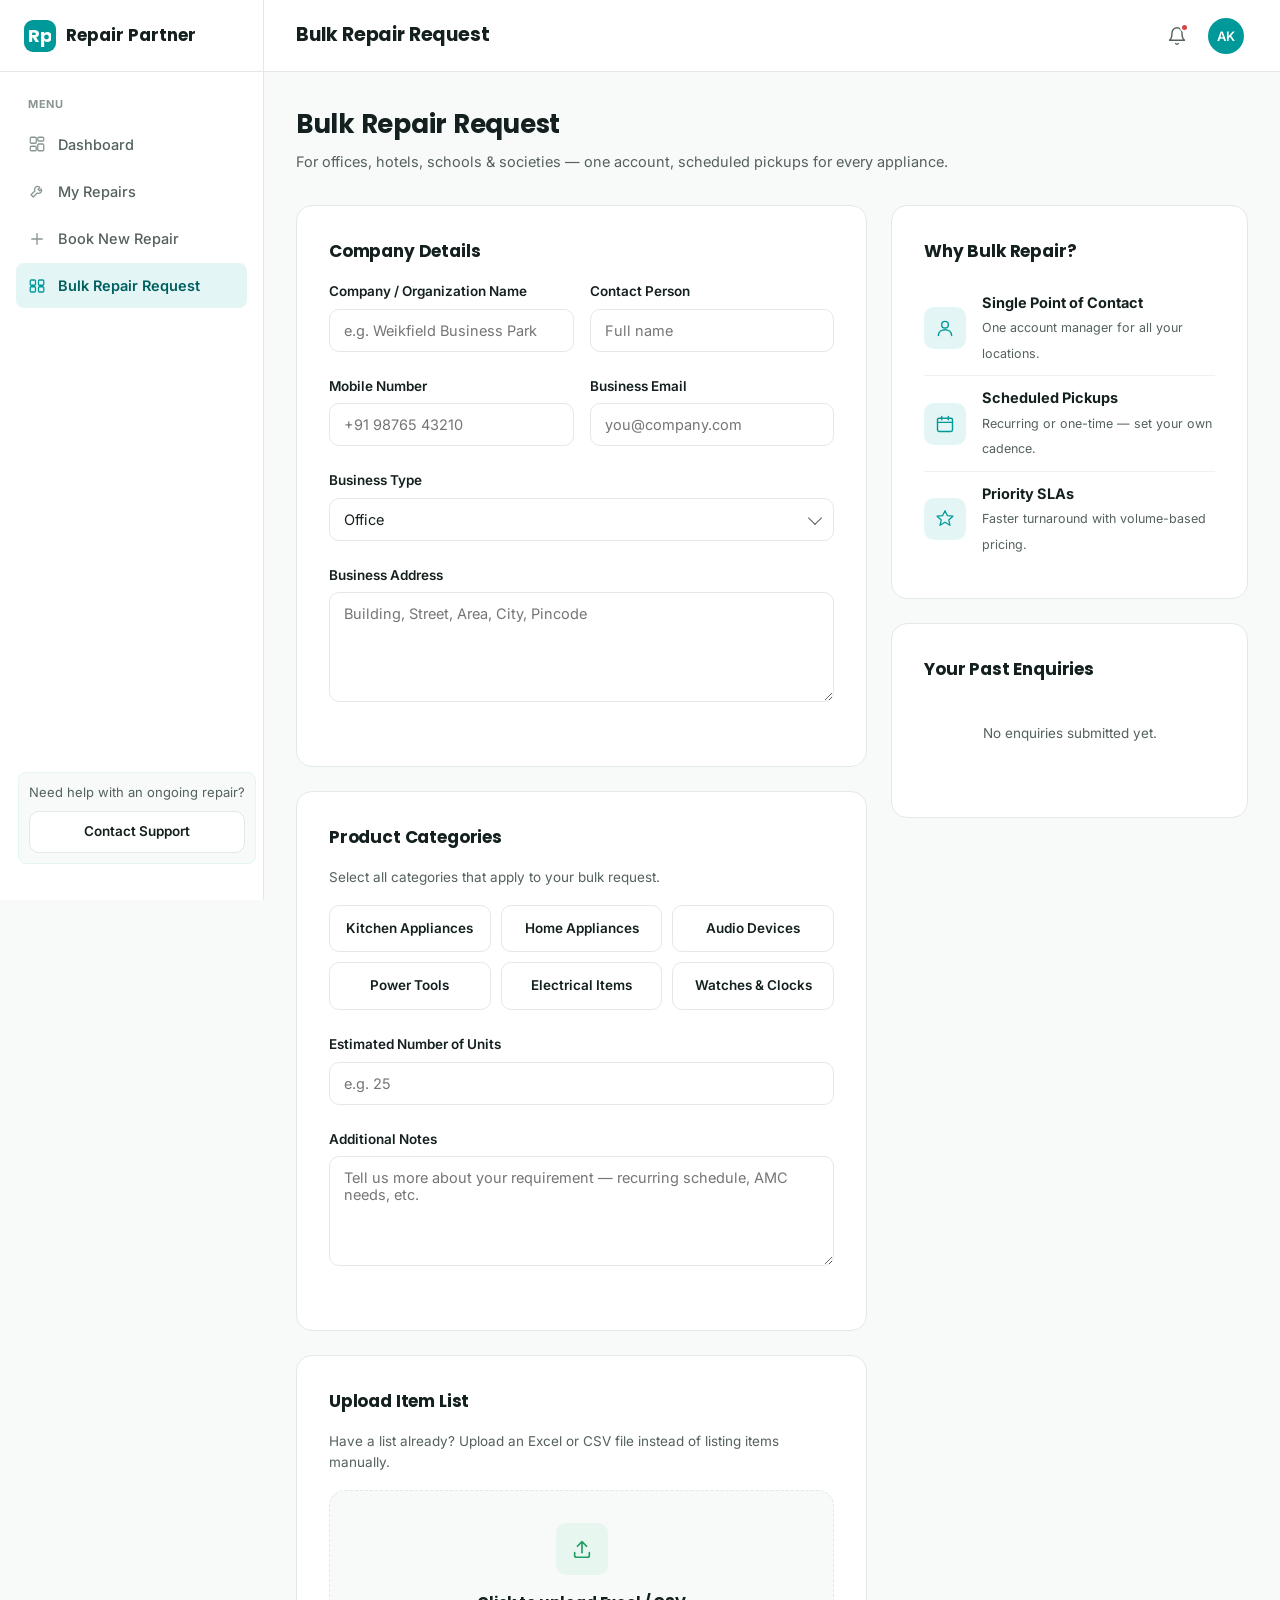
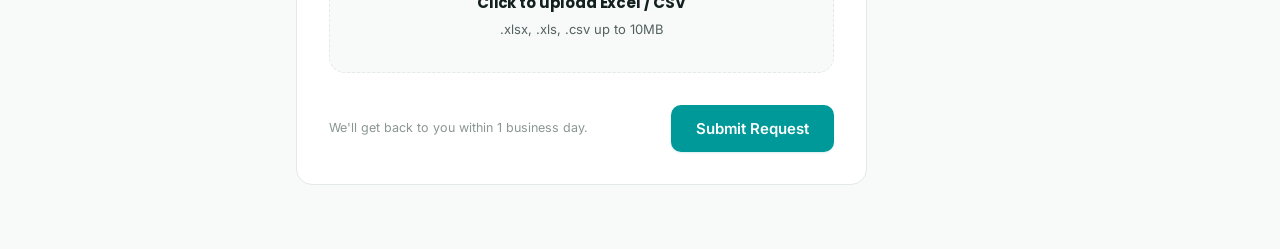
<file: post-login/bulk-repair.html>
<!DOCTYPE html>
<html lang="en">
<head>
<meta charset="UTF-8">
<meta name="viewport" content="width=device-width, initial-scale=1.0">
<title>Bulk Repair Request — Repair Partner</title>
<link rel="preconnect" href="https://fonts.googleapis.com">
<link href="https://fonts.googleapis.com/css2?family=Poppins:wght@600;700;800&family=Inter:wght@400;500;600&display=swap" rel="stylesheet">
<link rel="stylesheet" href="style.css">
</head>
<body>
<script src="app.js"></script>
<div class="dash-shell">

  <!-- ============ SIDEBAR ============ -->
  <aside class="sidebar" id="sidebar">
    <div class="sidebar-brand">
      <span class="logo-mark"><svg width="22" height="22" viewBox="0 0 64 64" xmlns="http://www.w3.org/2000/svg">
        <text
            x="50%"
            y="52%"
            text-anchor="middle"
            dominant-baseline="middle"
            font-family="Poppins, Arial, sans-serif"
            font-size="53"
            font-weight="650"
            letter-spacing="0"
            fill="#FFFFFF">
            Rp
        </text>
    </svg></span>
      <span class="sidebar-brand-name">Repair Partner</span>
      <button class="sidebar-close" aria-label="Close menu">
        <svg width="20" height="20" viewBox="0 0 24 24" fill="none"><path d="M6 6l12 12M18 6L6 18" stroke="currentColor" stroke-width="1.8" stroke-linecap="round"/></svg>
      </button>
    </div>
    <nav class="sidebar-nav">
      <div class="sidebar-section-label">Menu</div>
      <a href="dashboard.html" class="sidebar-link" data-page="dashboard.html">
        <svg width="18" height="18" viewBox="0 0 24 24" fill="none"><rect x="3" y="3" width="8" height="8" rx="1.5" stroke-width="1.7"/><rect x="13" y="3" width="8" height="5" rx="1.5" stroke-width="1.7"/><rect x="13" y="12" width="8" height="9" rx="1.5" stroke-width="1.7"/><rect x="3" y="15" width="8" height="6" rx="1.5" stroke-width="1.7"/></svg>
        Dashboard
      </a>
      <a href="my-repairs.html" class="sidebar-link">
        <svg width="18" height="18" viewBox="0 0 24 24" fill="none"><path d="M14.7 6.3a4 4 0 00-5.4 5.4L4 17l3 3 5.3-5.3a4 4 0 005.4-5.4l-2.3 2.3-2-2 2.3-2.3z" stroke-width="1.7" stroke-linejoin="round"/></svg>
        My Repairs
      </a>
      <a href="book-repair.html" class="sidebar-link" data-page="book-repair.html">
        <svg width="18" height="18" viewBox="0 0 24 24" fill="none"><path d="M12 5v14M5 12h14" stroke-width="1.8" stroke-linecap="round"/></svg>
        Book New Repair
      </a>
      <a href="bulk-repair.html" class="sidebar-link" data-page="bulk-repair.html">
        <svg width="18" height="18" viewBox="0 0 24 24" fill="none"><rect x="3" y="4" width="7" height="7" rx="1.4" stroke-width="1.7"/><rect x="14" y="4" width="7" height="7" rx="1.4" stroke-width="1.7"/><rect x="3" y="13" width="7" height="7" rx="1.4" stroke-width="1.7"/><rect x="14" y="13" width="7" height="7" rx="1.4" stroke-width="1.7"/></svg>
        Bulk Repair Request
      </a>
      <div class="sidebar-cta">
        <p>Need help with an ongoing repair?</p>
        <a href="contact-support.html" class="btn btn-secondary btn-sm btn-block">Contact Support</a>
      </div>
    </nav>
  </aside>
  <div class="sidebar-overlay" id="sidebarOverlay"></div>

  <!-- ============ MAIN ============ -->
  <div class="dash-main">
    <header class="dash-topbar">
      <button class="topbar-menu-btn" aria-label="Open menu">
        <svg width="22" height="22" viewBox="0 0 24 24" fill="none"><path d="M4 6h16M4 12h16M4 18h16" stroke="currentColor" stroke-width="1.8" stroke-linecap="round"/></svg>
      </button>
      <h1 class="topbar-title">Bulk Repair Request</h1>
      <div class="topbar-actions">
        <div class="popover-anchor">
          <button class="icon-btn" data-popover-trigger="notifPopover" aria-label="Notifications">
            <svg width="20" height="20" viewBox="0 0 24 24" fill="none"><path d="M18 8a6 6 0 00-12 0c0 7-3 9-3 9h18s-3-2-3-9" stroke-width="1.7" stroke-linecap="round" stroke-linejoin="round"/><path d="M13.7 21a2 2 0 01-3.4 0" stroke-width="1.7" stroke-linecap="round"/></svg>
            <span class="dot" data-notif-dot></span>
          </button>
          <div class="popover" id="notifPopover">
            <div class="popover-head"><h4>Notifications</h4><button class="link-teal" data-notif-mark-all>Mark all read</button></div>
            <div class="popover-body" data-notif-body></div>
            <div class="popover-foot"><a href="my-repairs.html" class="link-teal">View all repairs</a></div>
          </div>
        </div>
        <div class="popover-anchor">
          <button class="icon-btn" data-popover-trigger="userPopover" aria-label="Account menu" style="width:auto;height:auto;border-radius:var(--radius-sm);padding:4px;">
            <span class="avatar" data-user-initials>AK</span>
          </button>
          <div class="popover" id="userPopover" style="width:270px;"></div>
        </div>
      </div>
    </header>

    <main class="dash-content">
      <div class="page-head">
        <div>
          <h1>Bulk Repair Request</h1>
          <p>For offices, hotels, schools &amp; societies — one account, scheduled pickups for every appliance.</p>
        </div>
      </div>

      <div class="content-grid">
        <div>
          <form id="bulkForm" onsubmit="return false;">

            <div class="card card-pad-lg" style="margin-bottom:var(--sp-3);">
              <div class="section-card-head"><h3>Company Details</h3></div>
              <div class="field-row">
                <div class="field" id="fld-company">
                  <label for="bCompany">Company / Organization Name</label>
                  <input id="bCompany" type="text" placeholder="e.g. Weikfield Business Park" oninput="clearErr('fld-company')">
                  <div class="error-msg">Company name is required.</div>
                </div>
                <div class="field" id="fld-contact">
                  <label for="bContact">Contact Person</label>
                  <input id="bContact" type="text" placeholder="Full name" oninput="clearErr('fld-contact')">
                  <div class="error-msg">Contact person is required.</div>
                </div>
              </div>
              <div class="field-row">
                <div class="field" id="fld-bmobile">
                  <label for="bMobile">Mobile Number</label>
                  <input id="bMobile" type="tel" placeholder="+91 98765 43210" oninput="clearErr('fld-bmobile')">
                  <div class="error-msg">Enter a valid mobile number.</div>
                </div>
                <div class="field" id="fld-bemail">
                  <label for="bEmail">Business Email</label>
                  <input id="bEmail" type="email" placeholder="you@company.com" oninput="clearErr('fld-bemail')">
                  <div class="error-msg">Enter a valid email address.</div>
                </div>
              </div>
              <div class="field">
                <label for="bType">Business Type</label>
                <div class="select-wrap">
                  <select id="bType">
                    <option>Office</option>
                    <option>Hotel / Restaurant</option>
                    <option>School / College</option>
                    <option>Housing Society</option>
                    <option>Retail Store</option>
                    <option>Other</option>
                  </select>
                </div>
              </div>
              <div class="field" id="fld-baddress">
                <label for="bAddress">Business Address</label>
                <textarea id="bAddress" placeholder="Building, Street, Area, City, Pincode" oninput="clearErr('fld-baddress')"></textarea>
                <div class="error-msg">Business address is required.</div>
              </div>
            </div>

            <div class="card card-pad-lg" style="margin-bottom:var(--sp-3);">
              <div class="section-card-head"><h3>Product Categories</h3></div>
              <p class="text-soft" style="font-size:13.5px; margin-bottom:var(--sp-2);">Select all categories that apply to your bulk request.</p>
              <div class="choice-grid" id="bulkCategoryGrid" style="grid-template-columns:repeat(3,1fr);"><!-- injected --></div>
              <div class="field mt-3">
                <label for="bUnits">Estimated Number of Units</label>
                <input id="bUnits" type="number" min="1" placeholder="e.g. 25">
              </div>
              <div class="field">
                <label for="bNotes">Additional Notes</label>
                <textarea id="bNotes" placeholder="Tell us more about your requirement — recurring schedule, AMC needs, etc."></textarea>
              </div>
            </div>

            <div class="card card-pad-lg">
              <div class="section-card-head"><h3>Upload Item List</h3></div>
              <p class="text-soft" style="font-size:13.5px; margin-bottom:var(--sp-2);">Have a list already? Upload an Excel or CSV file instead of listing items manually.</p>
              <div class="dropzone" id="csvDropzone" onclick="document.getElementById('csvInput').click()">
                <div class="icon-sq sq-green"><svg width="22" height="22" viewBox="0 0 24 24" fill="none"><path d="M12 16V4M7 9l5-5 5 5" stroke-width="1.8" stroke-linecap="round" stroke-linejoin="round"/><path d="M4 16v3a2 2 0 002 2h12a2 2 0 002-2v-3" stroke-width="1.8" stroke-linecap="round"/></svg></div>
                <h4>Click to upload Excel / CSV</h4>
                <p>.xlsx, .xls, .csv up to 10MB</p>
              </div>
              <input type="file" id="csvInput" accept=".csv,.xls,.xlsx" hidden onchange="handleCSV(this.files)">
              <div id="csvFileChip"></div>

              <div class="wizard-actions" style="border-top:none; padding-top:0; margin-top:var(--sp-4);">
                <span class="text-faint" style="font-size:12.5px;">We'll get back to you within 1 business day.</span>
                <button type="button" class="btn btn-primary" id="btnSubmitBulk" onclick="submitBulk()">Submit Request</button>
              </div>
            </div>

          </form>
        </div>

        <div>
          <div class="card card-pad-lg" style="margin-bottom:var(--sp-3);">
            <div class="section-card-head"><h3>Why Bulk Repair?</h3></div>
            <div class="repair-row" style="padding:10px 0;">
              <div class="repair-row-icon"><svg width="20" height="20" viewBox="0 0 24 24" fill="none"><circle cx="12" cy="8" r="4" stroke-width="1.7"/><path d="M4 21c0-4.4 3.6-7 8-7s8 2.6 8 7" stroke-width="1.7" stroke-linecap="round"/></svg></div>
              <div class="repair-row-main"><b>Single Point of Contact</b><span>One account manager for all your locations.</span></div>
            </div>
            <div class="repair-row" style="padding:10px 0;">
              <div class="repair-row-icon"><svg width="20" height="20" viewBox="0 0 24 24" fill="none"><rect x="3" y="5" width="18" height="16" rx="2" stroke-width="1.7"/><path d="M3 10h18M8 3v4M16 3v4" stroke-width="1.7" stroke-linecap="round"/></svg></div>
              <div class="repair-row-main"><b>Scheduled Pickups</b><span>Recurring or one-time — set your own cadence.</span></div>
            </div>
            <div class="repair-row" style="padding:10px 0; border-bottom:none;">
              <div class="repair-row-icon"><svg width="20" height="20" viewBox="0 0 24 24" fill="none"><path d="M12 2l2.9 6 6.6.6-5 4.5 1.5 6.5-6-3.6-6 3.6 1.5-6.5-5-4.5 6.6-.6z" stroke-width="1.5" stroke-linejoin="round"/></svg></div>
              <div class="repair-row-main"><b>Priority SLAs</b><span>Faster turnaround with volume-based pricing.</span></div>
            </div>
          </div>
          <div class="card card-pad-lg">
            <div class="section-card-head"><h3>Your Past Enquiries</h3></div>
            <div id="pastBulkList"><!-- injected --></div>
          </div>
        </div>
      </div>
    </main>
  </div>
</div>

<script>
  const bulkSelectedCats = new Set();

  function renderBulkCategoryGrid(){
    const grid = document.getElementById('bulkCategoryGrid');
    grid.innerHTML = RP.categories.map(c => (
      '<label class="choice-card">' +
        '<input type="checkbox" value="' + c.id + '" onchange="toggleBulkCat(\'' + c.id + '\', this.checked)">' +
        '<span class="choice-card-face">' + c.name + '</span>' +
      '</label>'
    )).join('');
  }
  function toggleBulkCat(id, checked){
    if(checked) bulkSelectedCats.add(id); else bulkSelectedCats.delete(id);
  }

  function clearErr(fieldId){ document.getElementById(fieldId).classList.remove('has-error'); }

  let csvFile = null;
  function handleCSV(files){
    if(!files.length) return;
    csvFile = files[0];
    document.getElementById('csvFileChip').innerHTML =
      '<div class="flex-row mt-2" style="background:var(--bg-alt); border:1px solid var(--border); border-radius:var(--radius-btn); padding:10px 14px;">' +
        '<svg width="18" height="18" viewBox="0 0 24 24" fill="none"><path d="M6 2h9l5 5v13a2 2 0 01-2 2H6a2 2 0 01-2-2V4a2 2 0 012-2z" stroke="var(--teal)" stroke-width="1.6" stroke-linejoin="round"/><path d="M15 2v5h5" stroke="var(--teal)" stroke-width="1.6" stroke-linejoin="round"/></svg>' +
        '<span style="font-size:13.5px; flex:1;">' + csvFile.name + '</span>' +
        '<button type="button" class="btn-ghost btn btn-sm" onclick="removeCSV()">Remove</button>' +
      '</div>';
  }
  function removeCSV(){ csvFile = null; document.getElementById('csvFileChip').innerHTML = ''; document.getElementById('csvInput').value = ''; }

  document.addEventListener('DOMContentLoaded', function(){
    const zone = document.getElementById('csvDropzone');
    ['dragover','dragenter'].forEach(evt => zone.addEventListener(evt, e => { e.preventDefault(); zone.classList.add('drag-over'); }));
    ['dragleave','drop'].forEach(evt => zone.addEventListener(evt, e => { e.preventDefault(); zone.classList.remove('drag-over'); }));
    zone.addEventListener('drop', e => { if(e.dataTransfer.files.length) handleCSV(e.dataTransfer.files); });
  });

  function validateBulkForm(){
    let ok = true;
    const req = [
      ['fld-company','bCompany'], ['fld-contact','bContact'],
      ['fld-bmobile','bMobile'], ['fld-bemail','bEmail'], ['fld-baddress','bAddress'],
    ];
    req.forEach(([fld, input]) => {
      const val = document.getElementById(input).value.trim();
      let bad = val.length === 0;
      if(input === 'bMobile' && val) bad = !/^[+]?[\d\s]{10,14}$/.test(val);
      if(input === 'bEmail' && val) bad = !/^[^\s@]+@[^\s@]+\.[^\s@]+$/.test(val);
      document.getElementById(fld).classList.toggle('has-error', bad);
      if(bad) ok = false;
    });
    return ok;
  }

  function submitBulk(){
    if(!validateBulkForm()){
      RP.toast('Please fill in all required company details.', 'error');
      return;
    }
    const btn = document.getElementById('btnSubmitBulk');
    btn.classList.add('is-loading');
    setTimeout(() => {
      const req = {
        id: RP.uid('BLK'),
        company: document.getElementById('bCompany').value.trim(),
        contact: document.getElementById('bContact').value.trim(),
        mobile: document.getElementById('bMobile').value.trim(),
        email: document.getElementById('bEmail').value.trim(),
        businessType: document.getElementById('bType').value,
        address: document.getElementById('bAddress').value.trim(),
        categories: Array.from(bulkSelectedCats),
        units: document.getElementById('bUnits').value || null,
        notes: document.getElementById('bNotes').value.trim(),
        fileName: csvFile ? csvFile.name : null,
        submittedAt: Date.now(),
        status: 'Under Review',
      };
      RP.addBulkRequest(req);
      RP.addNotification({ icon: 'tag', text: 'Your bulk repair enquiry ' + req.id + ' has been submitted for review.' });
      btn.classList.remove('is-loading');
      RP.toast('Bulk repair request submitted! We\'ll reach out within 1 business day.', 'success');
      document.getElementById('bulkForm').reset();
      bulkSelectedCats.clear();
      document.querySelectorAll('#bulkCategoryGrid input').forEach(i => i.checked = false);
      removeCSV();
      renderPastRequests();
      window.scrollTo({ top: 0, behavior: 'smooth' });
    }, 900);
  }

  function renderPastRequests(){
    const list = RP.getBulkRequests();
    const el = document.getElementById('pastBulkList');
    if(list.length === 0){
      el.innerHTML = '<div class="empty-state" style="padding:var(--sp-3) 0;"><p>No enquiries submitted yet.</p></div>';
      return;
    }
    el.innerHTML = list.map(r => (
      '<div class="repair-row">' +
        '<div class="repair-row-icon"><svg width="20" height="20" viewBox="0 0 24 24" fill="none"><rect x="3" y="4" width="7" height="7" rx="1.4" stroke-width="1.7"/><rect x="14" y="4" width="7" height="7" rx="1.4" stroke-width="1.7"/><rect x="3" y="13" width="7" height="7" rx="1.4" stroke-width="1.7"/><rect x="14" y="13" width="7" height="7" rx="1.4" stroke-width="1.7"/></svg></div>' +
        '<div class="repair-row-main"><b>' + r.company + '</b><span>' + r.id + ' · ' + RP.formatDate(r.submittedAt) + '</span></div>' +
        '<div class="repair-row-right"><span class="badge badge-amber">' + r.status + '</span></div>' +
      '</div>'
    )).join('');
  }

  document.addEventListener('DOMContentLoaded', function(){
    RP.initShell();
    renderBulkCategoryGrid();
    renderPastRequests();
  });
</script>
</body>
</html>
</file>
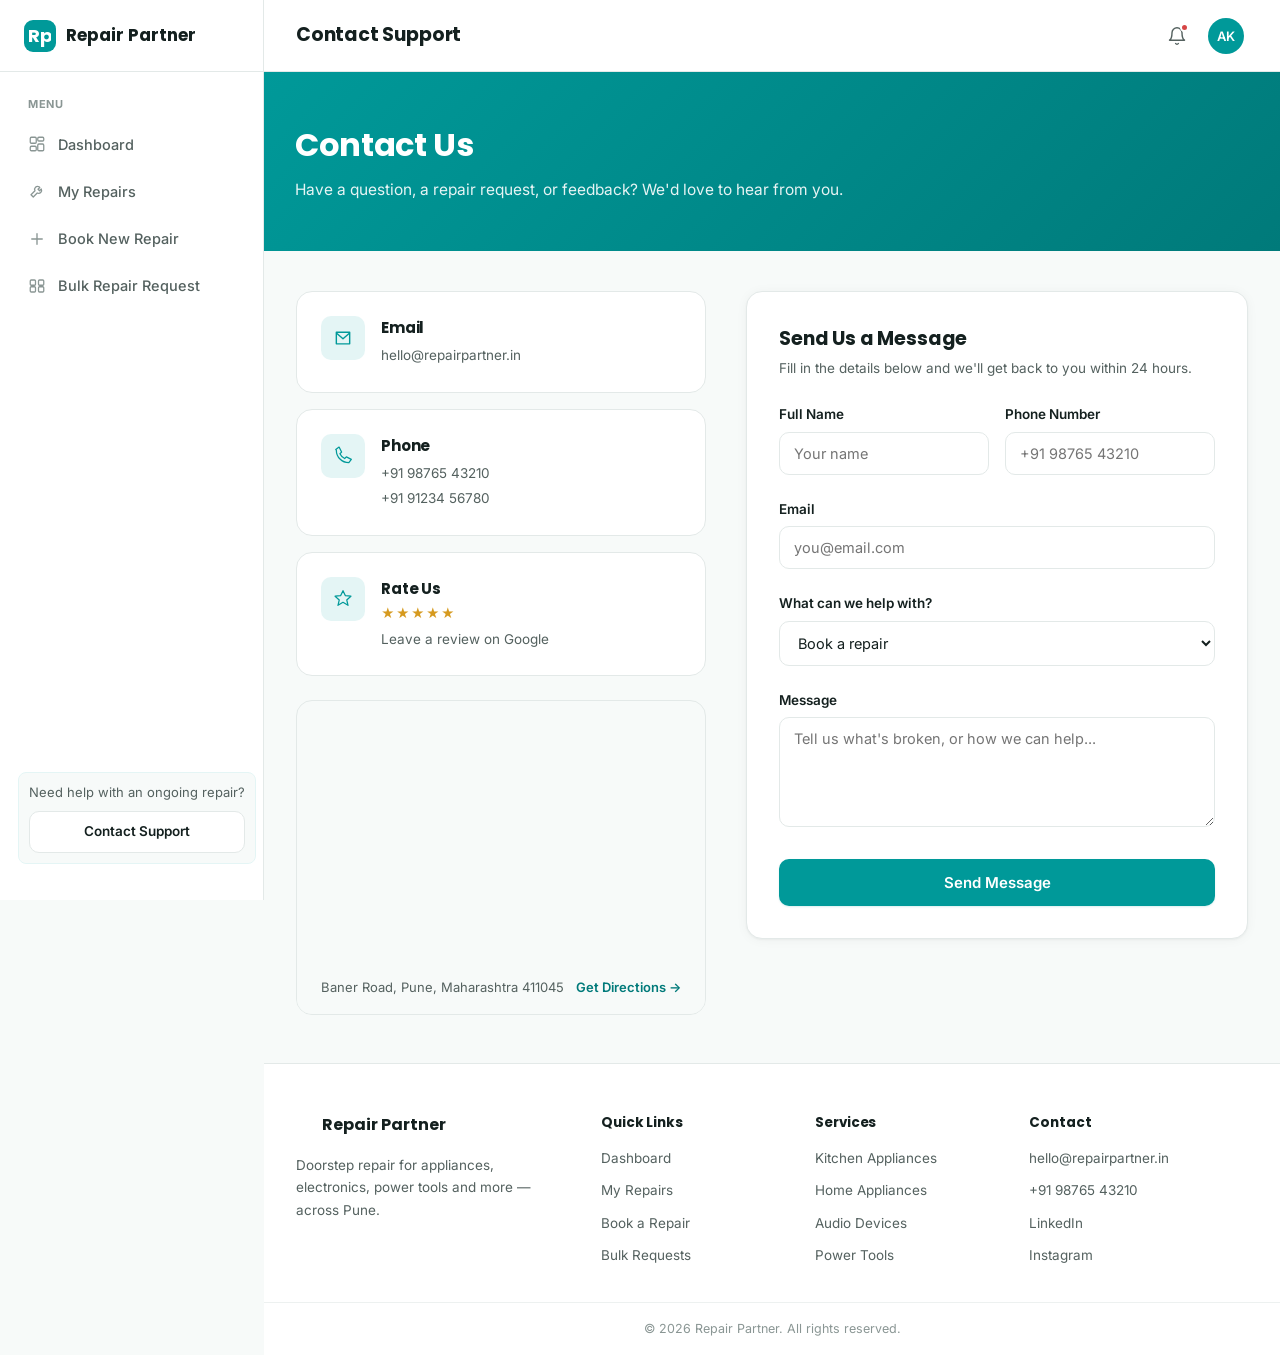
<file: post-login/contact-support.html>
<!DOCTYPE html>
<html lang="en">
<head>
<meta charset="UTF-8">
<meta name="viewport" content="width=device-width, initial-scale=1.0">
<title>Contact Support — Repair Partner</title>
<link rel="preconnect" href="https://fonts.googleapis.com">
<link href="https://fonts.googleapis.com/css2?family=Poppins:wght@600;700;800&family=Inter:wght@400;500;600;700&display=swap" rel="stylesheet">
<link rel="stylesheet" href="style.css">
<style>
  /* Page-specific styles only — buttons, cards, fields, footer, popover all
     come from the shared stylesheet now. */
  .dash-content{ padding:0 0 0; }
  .page-hero{ background:linear-gradient(135deg, var(--teal), var(--teal-dark)); padding:var(--sp-6) var(--sp-4); border-radius:0; margin:-1px -1px 0; }
  .page-hero h1{ color:var(--white); font-size:32px; margin-bottom:8px; }
  .page-hero p{ color:rgba(255,255,255,0.9); font-size:15.5px; max-width:560px; }

  .contact-wrap{ padding:var(--sp-5) var(--sp-4) var(--sp-6); }
  .contact-grid{ display:grid; grid-template-columns:0.9fr 1.1fr; gap:var(--sp-5); align-items:start; max-width:1180px; margin:0 auto; }

  .info-card{
    display:flex; gap:var(--sp-2); align-items:flex-start;
    background:var(--white); border:1px solid var(--border); border-radius:var(--radius-card);
    padding:var(--sp-3); margin-bottom:var(--sp-2); transition:border-color .2s ease, transform .2s ease, box-shadow .2s ease;
  }
  .info-card:hover{ border-color:var(--teal); transform:translateY(-2px); box-shadow:var(--shadow-card); }
  .info-card h4{ font-size:15px; margin-bottom:2px; }
  .info-card p, .info-card a.info-value{ font-size:13.5px; color:var(--ink-soft); }
  .info-card a.info-value:hover{ color:var(--teal-dark); }
  .stars-inline{ color:#D69A1F; font-size:13px; letter-spacing:1px; margin-bottom:2px; }

  .map-card{ border:1px solid var(--border); border-radius:var(--radius-card); overflow:hidden; margin-top:var(--sp-3); }
  .map-card iframe{ width:100%; height:260px; border:0; display:block; }
  .map-caption{ padding:var(--sp-2) var(--sp-3); display:flex; align-items:center; justify-content:space-between; background:var(--bg-alt); flex-wrap:wrap; gap:6px; }
  .map-caption span{ font-size:13px; color:var(--ink-soft); }
  .map-caption a{ font-size:13px; font-weight:600; color:var(--teal-dark); }

  .form-card{ background:var(--white); border:1px solid var(--border); border-radius:var(--radius-card); padding:var(--sp-4); box-shadow:var(--shadow-card); }
  .form-card h3{ font-size:19px; margin-bottom:4px; }
  .form-card > p{ font-size:13.5px; color:var(--ink-soft); margin-bottom:var(--sp-3); }

  @media (max-width:900px){ .contact-grid{ grid-template-columns:1fr; } }
  @media (max-width:640px){ .contact-wrap{ padding:var(--sp-3) var(--sp-2) var(--sp-4); } .form-card{ padding:var(--sp-3); } .page-hero{ padding:var(--sp-4) var(--sp-2); } }
</style>
</head>
<body>
  <script src="app.js"></script>

<div class="dash-shell">

  <aside class="sidebar" id="sidebar">
    <div class="sidebar-brand">
      <span class="logo-mark"><svg width="22" height="22" viewBox="0 0 64 64" xmlns="http://www.w3.org/2000/svg">
        <text
            x="50%"
            y="52%"
            text-anchor="middle"
            dominant-baseline="middle"
            font-family="Poppins, Arial, sans-serif"
            font-size="53"
            font-weight="650"
            letter-spacing="0"
            fill="#FFFFFF">
            Rp
        </text>
    </svg></span>
      <span class="sidebar-brand-name">Repair Partner</span>
      <button class="sidebar-close" aria-label="Close menu">
        <svg width="20" height="20" viewBox="0 0 24 24" fill="none"><path d="M6 6l12 12M18 6L6 18" stroke="currentColor" stroke-width="1.8" stroke-linecap="round"/></svg>
      </button>
    </div>
    <nav class="sidebar-nav">
      <div class="sidebar-section-label">Menu</div>
      <a href="dashboard.html" class="sidebar-link" data-page="dashboard.html">
        <svg width="18" height="18" viewBox="0 0 24 24" fill="none"><rect x="3" y="3" width="8" height="8" rx="1.5" stroke-width="1.7"/><rect x="13" y="3" width="8" height="5" rx="1.5" stroke-width="1.7"/><rect x="13" y="12" width="8" height="9" rx="1.5" stroke-width="1.7"/><rect x="3" y="15" width="8" height="6" rx="1.5" stroke-width="1.7"/></svg>
        Dashboard
      </a>
      <a href="my-repairs.html" class="sidebar-link" data-page="my-repairs.html">
        <svg width="18" height="18" viewBox="0 0 24 24" fill="none"><path d="M14.7 6.3a4 4 0 00-5.4 5.4L4 17l3 3 5.3-5.3a4 4 0 005.4-5.4l-2.3 2.3-2-2 2.3-2.3z" stroke-width="1.7" stroke-linejoin="round"/></svg>
        My Repairs
      </a>
      <a href="book-repair.html" class="sidebar-link" data-page="book-repair.html">
        <svg width="18" height="18" viewBox="0 0 24 24" fill="none"><path d="M12 5v14M5 12h14" stroke-width="1.8" stroke-linecap="round"/></svg>
        Book New Repair
      </a>
      <a href="bulk-repair.html" class="sidebar-link" data-page="bulk-repair.html">
        <svg width="18" height="18" viewBox="0 0 24 24" fill="none"><rect x="3" y="4" width="7" height="7" rx="1.4" stroke-width="1.7"/><rect x="14" y="4" width="7" height="7" rx="1.4" stroke-width="1.7"/><rect x="3" y="13" width="7" height="7" rx="1.4" stroke-width="1.7"/><rect x="14" y="13" width="7" height="7" rx="1.4" stroke-width="1.7"/></svg>
        Bulk Repair Request
      </a>
      <div class="sidebar-cta">
        <p>Need help with an ongoing repair?</p>
        <a href="contact-support.html" class="btn btn-secondary btn-sm btn-block">Contact Support</a>
      </div>
    </nav>
  </aside>
  <div class="sidebar-overlay" id="sidebarOverlay"></div>

  <div class="dash-main">
    <header class="dash-topbar">
      <button class="topbar-menu-btn" aria-label="Open menu">
        <svg width="22" height="22" viewBox="0 0 24 24" fill="none"><path d="M4 6h16M4 12h16M4 18h16" stroke="currentColor" stroke-width="1.8" stroke-linecap="round"/></svg>
      </button>
      <h1 class="topbar-title">Contact Support</h1>
      <div class="topbar-actions">
        <div class="popover-anchor">
          <button class="icon-btn" data-popover-trigger="notifPopover" aria-label="Notifications">
            <svg width="20" height="20" viewBox="0 0 24 24" fill="none"><path d="M18 8a6 6 0 00-12 0c0 7-3 9-3 9h18s-3-2-3-9" stroke-width="1.7" stroke-linecap="round" stroke-linejoin="round"/><path d="M13.7 21a2 2 0 01-3.4 0" stroke-width="1.7" stroke-linecap="round"/></svg>
            <span class="dot" data-notif-dot></span>
          </button>
          <div class="popover" id="notifPopover">
            <div class="popover-head"><h4>Notifications</h4><button class="link-teal" data-notif-mark-all>Mark all read</button></div>
            <div class="popover-body" data-notif-body></div>
            <div class="popover-foot"><a href="my-repairs.html" class="link-teal">View all repairs</a></div>
          </div>
        </div>
        <div class="popover-anchor">
          <button class="icon-btn" data-popover-trigger="userPopover" aria-label="Account menu" style="width:auto;height:auto;border-radius:var(--radius-sm);padding:4px;">
            <span class="avatar" data-user-initials>AK</span>
          </button>
          <div class="popover" id="userPopover" style="width:270px;"></div>
        </div>
      </div>
    </header>

    <main class="dash-content">

      <section class="page-hero">
        <h1>Contact Us</h1>
        <p>Have a question, a repair request, or feedback? We'd love to hear from you.</p>
      </section>

      <div class="contact-wrap">
        <div class="contact-grid">

          <!-- LEFT: contact info + map -->
          <div>
            <div class="info-card">
              <div class="icon-sq"><svg width="20" height="20" viewBox="0 0 24 24" fill="none"><path d="M4 5h16v14H4z" stroke-width="1.7" stroke-linejoin="round"/><path d="M4 6l8 7 8-7" stroke-width="1.7" stroke-linejoin="round"/></svg></div>
              <div>
                <h4>Email</h4>
                <a class="info-value" href="mailto:hello@repairpartner.in">hello@repairpartner.in</a>
              </div>
            </div>

            <div class="info-card">
              <div class="icon-sq"><svg width="20" height="20" viewBox="0 0 24 24" fill="none"><path d="M4 5c0 8.3 6.7 15 15 15l3-4-6-3-2 2c-2.5-1.2-4.5-3.2-5.7-5.7l2-2-3-6-4 3z" stroke-width="1.5" stroke-linejoin="round"/></svg></div>
              <div>
                <h4>Phone</h4>
                <a class="info-value" href="tel:+919876543210">+91 98765 43210</a><br>
                <a class="info-value" href="tel:+919123456780">+91 91234 56780</a>
              </div>
            </div>

            <div class="info-card">
              <div class="icon-sq"><svg width="20" height="20" viewBox="0 0 24 24" fill="none"><path d="M12 2l2.9 6 6.6.6-5 4.5 1.5 6.5-6-3.6-6 3.6 1.5-6.5-5-4.5 6.6-.6z" stroke-width="1.5" stroke-linejoin="round"/></svg></div>
              <div>
                <h4>Rate Us</h4>
                <div class="stars-inline">★★★★★</div>
                <a class="info-value" href="#" target="_blank" rel="noopener">Leave a review on Google</a>
              </div>
            </div>

            <div class="map-card">
              <iframe src="https://www.google.com/maps?q=Baner,Pune,Maharashtra&output=embed" loading="lazy" title="Repair Partner location map" referrerpolicy="no-referrer-when-downgrade"></iframe>
              <div class="map-caption">
                <span>Baner Road, Pune, Maharashtra 411045</span>
                <a href="https://www.google.com/maps?q=Baner,Pune,Maharashtra" target="_blank" rel="noopener">Get Directions →</a>
              </div>
            </div>
          </div>

          <!-- RIGHT: message form -->
          <div class="form-card">
            <h3>Send Us a Message</h3>
            <p>Fill in the details below and we'll get back to you within 24 hours.</p>
            <form id="contactForm" onsubmit="return submitContactForm(event);">
              <div class="field-row">
                <div class="field">
                  <label for="name">Full Name</label>
                  <input id="name" type="text" placeholder="Your name" required>
                </div>
                <div class="field">
                  <label for="phone">Phone Number</label>
                  <input id="phone" type="tel" placeholder="+91 98765 43210" required>
                </div>
              </div>
              <div class="field">
                <label for="email">Email</label>
                <input id="email" type="email" placeholder="you@email.com" required>
              </div>
              <div class="field">
                <label for="topic">What can we help with?</label>
                <select id="topic">
                  <option>Book a repair</option>
                  <option>Bulk / business repair enquiry</option>
                  <option>Order status</option>
                  <option>General question</option>
                </select>
              </div>
              <div class="field">
                <label for="message">Message</label>
                <textarea id="message" placeholder="Tell us what's broken, or how we can help..." required></textarea>
              </div>
              <button type="submit" class="btn btn-primary btn-block">Send Message</button>
            </form>
          </div>

        </div>
      </div>

    </main>

    <footer class="app-footer">
      <div class="footer-grid">
        <div class="footer-brand">
          <div class="logo"><span class="logo-mark"><svg width="16" height="16" viewBox="0 0 24 24" fill="none"><path d="M14 3L4 14h6l-1 7 10-11h-6l1-7z"/></svg></span>Repair Partner</div>
          <p>Doorstep repair for appliances, electronics, power tools and more — across Pune.</p>
        </div>
        <div>
          <h4>Quick Links</h4>
          <ul class="footer-links">
            <li><a href="dashboard.html">Dashboard</a></li>
            <li><a href="my-repairs.html">My Repairs</a></li>
            <li><a href="book-repair.html">Book a Repair</a></li>
            <li><a href="bulk-repair.html">Bulk Requests</a></li>
          </ul>
        </div>
        <div>
          <h4>Services</h4>
          <ul class="footer-links">
            <li><a href="book-repair.html">Kitchen Appliances</a></li>
            <li><a href="book-repair.html">Home Appliances</a></li>
            <li><a href="book-repair.html">Audio Devices</a></li>
            <li><a href="book-repair.html">Power Tools</a></li>
          </ul>
        </div>
        <div>
          <h4>Contact</h4>
          <ul class="footer-contact">
            <li><a href="mailto:hello@repairpartner.in">hello@repairpartner.in</a></li>
            <li><a href="tel:+919876543210">+91 98765 43210</a></li>
            <li><a href="#">LinkedIn</a></li>
            <li><a href="#">Instagram</a></li>
          </ul>
        </div>
      </div>
      <div class="footer-bottom">© 2026 Repair Partner. All rights reserved.</div>
    </footer>
  </div>
</div>

<script>
  function submitContactForm(e){
    e.preventDefault();
    const form = document.getElementById('contactForm');
    if(!form.reportValidity()) return false;
    toast('Message sent — our team will get back to you within 24 hours.', 'success');
    form.reset();
    return false;
  }

  document.addEventListener('DOMContentLoaded', function(){
    RP.initShell();
  });
</script>
</body>
</html>
</file>
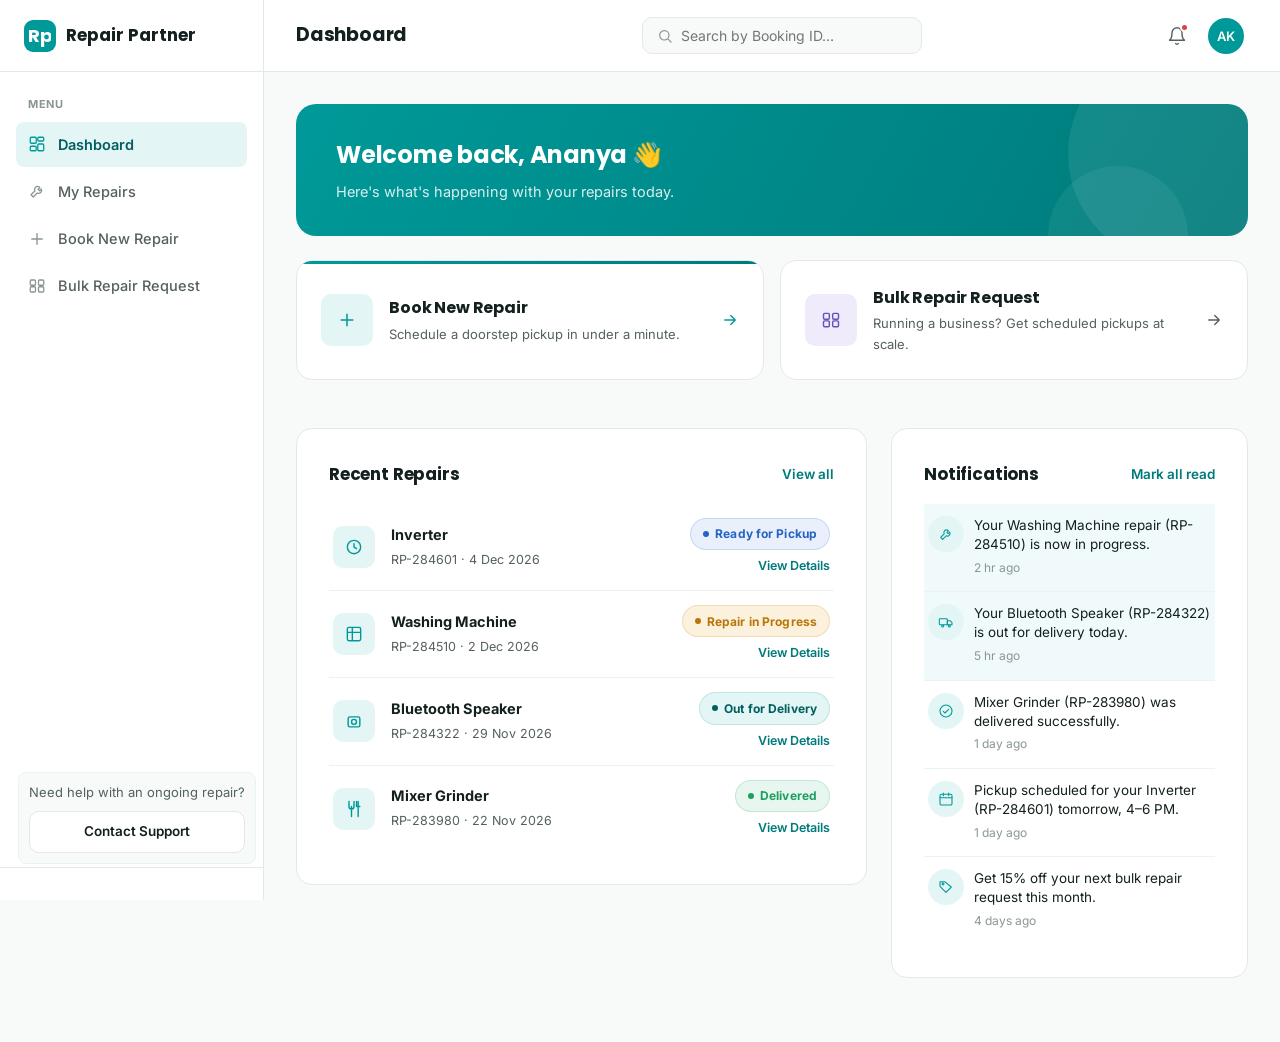
<file: post-login/dashboard.html>
<!DOCTYPE html>
<html lang="en">
<head>
<meta charset="UTF-8">
<meta name="viewport" content="width=device-width, initial-scale=1.0">
<title>Dashboard — Repair Partner</title>
<link rel="preconnect" href="https://fonts.googleapis.com">
<link href="https://fonts.googleapis.com/css2?family=Poppins:wght@600;700;800&family=Inter:wght@400;500;600&display=swap" rel="stylesheet">
<link rel="stylesheet" href="style.css">
</head>
<body>

<div class="dash-shell">

  <!-- ============ SIDEBAR ============ -->
  <aside class="sidebar" id="sidebar">
    <div class="sidebar-brand">
      <span class="logo-mark"><svg width="22" height="22" viewBox="0 0 64 64" xmlns="http://www.w3.org/2000/svg">
        <text
            x="50%"
            y="52%"
            text-anchor="middle"
            dominant-baseline="middle"
            font-family="Poppins, Arial, sans-serif"
            font-size="53"
            font-weight="650"
            letter-spacing="0"
            fill="#FFFFFF">
            Rp
        </text>
    </svg></span>
      <span class="sidebar-brand-name">Repair Partner</span>
      <button class="sidebar-close" aria-label="Close menu">
        <svg width="20" height="20" viewBox="0 0 24 24" fill="none"><path d="M6 6l12 12M18 6L6 18" stroke="currentColor" stroke-width="1.8" stroke-linecap="round"/></svg>
      </button>
    </div>

    <nav class="sidebar-nav">
      <div class="sidebar-section-label">Menu</div>
      <a href="dashboard.html" class="sidebar-link" data-page="dashboard.html">
        <svg width="18" height="18" viewBox="0 0 24 24" fill="none"><rect x="3" y="3" width="8" height="8" rx="1.5" stroke-width="1.7"/><rect x="13" y="3" width="8" height="5" rx="1.5" stroke-width="1.7"/><rect x="13" y="12" width="8" height="9" rx="1.5" stroke-width="1.7"/><rect x="3" y="15" width="8" height="6" rx="1.5" stroke-width="1.7"/></svg>
        Dashboard
      </a>
      <a href="my-repairs.html" class="sidebar-link" data-page="my-repairs.html">
        <svg width="18" height="18" viewBox="0 0 24 24" fill="none"><path d="M14.7 6.3a4 4 0 00-5.4 5.4L4 17l3 3 5.3-5.3a4 4 0 005.4-5.4l-2.3 2.3-2-2 2.3-2.3z" stroke-width="1.7" stroke-linejoin="round"/></svg>
        My Repairs
      </a>
      <a href="book-repair.html" class="sidebar-link" data-page="book-repair.html">
        <svg width="18" height="18" viewBox="0 0 24 24" fill="none"><path d="M12 5v14M5 12h14" stroke-width="1.8" stroke-linecap="round"/></svg>
        Book New Repair
      </a>
      
      <a href="bulk-repair.html" class="sidebar-link" data-page="bulk-repair.html">
        <svg width="18" height="18" viewBox="0 0 24 24" fill="none"><rect x="3" y="4" width="7" height="7" rx="1.4" stroke-width="1.7"/><rect x="14" y="4" width="7" height="7" rx="1.4" stroke-width="1.7"/><rect x="3" y="13" width="7" height="7" rx="1.4" stroke-width="1.7"/><rect x="14" y="13" width="7" height="7" rx="1.4" stroke-width="1.7"/></svg>
        Bulk Repair Request
      </a>

      <div class="sidebar-cta">
        <p>Need help with an ongoing repair?</p>
        <a href="contact-support.html" class="btn btn-secondary btn-sm btn-block">Contact Support</a>
      </div>
    </nav>

    <div class="sidebar-footer">
    </div>
  </aside>
  <div class="sidebar-overlay" id="sidebarOverlay"></div>

  <!-- ============ MAIN ============ -->
  <div class="dash-main">

    <!-- TOPBAR -->
    <header class="dash-topbar">
      <button class="topbar-menu-btn" aria-label="Open menu">
        <svg width="22" height="22" viewBox="0 0 24 24" fill="none"><path d="M4 6h16M4 12h16M4 18h16" stroke="currentColor" stroke-width="1.8" stroke-linecap="round"/></svg>
      </button>
      <h1 class="topbar-title">Dashboard</h1>

      <div class="topbar-search">
        <svg width="16" height="16" viewBox="0 0 24 24" fill="none"><circle cx="11" cy="11" r="7" stroke-width="1.8"/><path d="M21 21l-4.3-4.3" stroke-width="1.8" stroke-linecap="round"/></svg>
        <input type="text" placeholder="Search by Booking ID…" onkeydown="if(event.key==='Enter'){window.location.href='my-repairs.html?q='+encodeURIComponent(this.value)}">
      </div>

      <div class="topbar-actions">
        <div class="popover-anchor">
          <button class="icon-btn" data-popover-trigger="notifPopover" aria-label="Notifications">
            <svg width="20" height="20" viewBox="0 0 24 24" fill="none"><path d="M18 8a6 6 0 00-12 0c0 7-3 9-3 9h18s-3-2-3-9" stroke-width="1.7" stroke-linecap="round" stroke-linejoin="round"/><path d="M13.7 21a2 2 0 01-3.4 0" stroke-width="1.7" stroke-linecap="round"/></svg>
            <span class="dot" data-notif-dot></span>
          </button>
          <div class="popover" id="notifPopover">
            <div class="popover-head">
              <h4>Notifications</h4>
              <button class="link-teal" data-notif-mark-all>Mark all read</button>
            </div>
            <div class="popover-body" data-notif-body></div>
            <div class="popover-foot"><a href="my-repairs.html" class="link-teal">View all repairs</a></div>
          </div>
        </div>

        <div class="popover-anchor">
          <button class="icon-btn" data-popover-trigger="userPopover" aria-label="Account menu" style="width:auto;height:auto;border-radius:var(--radius-sm);padding:4px;">
            <span class="avatar" data-user-initials>AK</span>
          </button>
          <!-- Filled by RP.renderAccountPopover() so every page shows the exact same profile menu as the Profile page. -->
          <div class="popover" id="userPopover" style="width:270px;"></div>
        </div>
      </div>
    </header>

    <!-- CONTENT -->
    <main class="dash-content">

      <div class="welcome-banner">
        <div class="welcome-text">
          <h1>Welcome back, <span data-user-first-name>Ananya</span> 👋</h1>
          <p>Here's what's happening with your repairs today.</p>
        </div>
      </div>

      <div class="cta-tiles">
        <a href="book-repair.html" class="cta-tile tile-primary">
          <div class="icon-sq"><svg width="20" height="20" viewBox="0 0 24 24" fill="none"><path d="M12 5v14M5 12h14" stroke-width="1.8" stroke-linecap="round"/></svg></div>
          <div>
            <h4>Book New Repair</h4>
            <p>Schedule a doorstep pickup in under a minute.</p>
          </div>
          <svg class="arrow" width="18" height="18" viewBox="0 0 24 24" fill="none"><path d="M5 12h14M13 6l6 6-6 6" stroke="var(--teal)" stroke-width="1.8" stroke-linecap="round" stroke-linejoin="round"/></svg>
        </a>
        <a href="bulk-repair.html" class="cta-tile">
          <div class="icon-sq sq-violet"><svg width="20" height="20" viewBox="0 0 24 24" fill="none"><rect x="3" y="4" width="7" height="7" rx="1.4" stroke-width="1.7"/><rect x="14" y="4" width="7" height="7" rx="1.4" stroke-width="1.7"/><rect x="3" y="13" width="7" height="7" rx="1.4" stroke-width="1.7"/><rect x="14" y="13" width="7" height="7" rx="1.4" stroke-width="1.7"/></svg></div>
          <div>
            <h4>Bulk Repair Request</h4>
            <p>Running a business? Get scheduled pickups at scale.</p>
          </div>
          <svg class="arrow" width="18" height="18" viewBox="0 0 24 24" fill="none"><path d="M5 12h14M13 6l6 6-6 6" stroke="var(--ink-soft)" stroke-width="1.8" stroke-linecap="round" stroke-linejoin="round"/></svg>
        </a>
      </div>

      <div class="stats-grid" id="statsGrid"></div>

      <div class="content-grid">
        <div>
          <div class="card card-pad-lg" style="margin-bottom:var(--sp-3);">
            <div class="section-card-head">
              <h3>Recent Repairs</h3>
              <a href="my-repairs.html">View all</a>
            </div>
            <div id="recentRepairsList"><!-- injected --></div>
          </div>

        </div>

        <div>
          <div class="card card-pad-lg notif-list-card">
            <div class="section-card-head">
              <h3>Notifications</h3>
              <button class="link-teal" data-notif-mark-all>Mark all read</button>
            </div>
            <div id="dashNotifList"><!-- injected --></div>
          </div>
        </div>
      </div>

    </main>
  </div>
</div>

<script src="app.js"></script>
<script>
  function repairIcon(catId){
    const map = {
      kitchen: '<path d="M6 3v6a3 3 0 006 0V3M9 9v12M17 3v18M15 3v6h4" stroke-width="1.7" stroke-linecap="round" stroke-linejoin="round"/>',
      home: '<rect x="4" y="4" width="16" height="16" rx="2" stroke-width="1.7"/><path d="M4 10h16M10 4v16" stroke-width="1.7"/>',
      audio: '<rect x="5" y="7" width="14" height="12" rx="2" stroke-width="1.7"/><circle cx="12" cy="13" r="3" stroke-width="1.7"/>',
      'power-tools': '<path d="M14 3l-9 11h6l-1 7 10-11h-6l1-7z" stroke-width="1.7" stroke-linejoin="round"/>',
      electrical: '<circle cx="12" cy="12" r="8" stroke-width="1.7"/><path d="M12 8v4l3 2" stroke-width="1.7" stroke-linecap="round"/>',
      watches: '<circle cx="12" cy="12" r="7" stroke-width="1.7"/><path d="M12 9v3l2 1.5" stroke-width="1.7" stroke-linecap="round"/>',
    };
    return '<svg width="20" height="20" viewBox="0 0 24 24" fill="none">' + (map[catId] || map.home) + '</svg>';
  }

  function renderStats(){
    const repairs = RP.getRepairs();
    const active = repairs.filter(r => RP.isActiveStatus(r.status)).length;
    const completed = repairs.filter(r => r.status === 'Delivered').length;
    const totalSpend = repairs.filter(r => r.status === 'Delivered').reduce((s,r) => s + (r.estimatedCost||0), 0);
    const cancelled = repairs.filter(r => r.status === 'Cancelled').length;

    const stats = [
      { label: 'Active Repairs', value: active, icon: 'sq-blue', trend: active > 0 ? 'In progress' : 'None right now', svg: '<circle cx="12" cy="12" r="9" stroke-width="1.7"/><path d="M12 7v5l3 3" stroke-width="1.7" stroke-linecap="round"/>' },
      { label: 'Completed Repairs', value: completed, icon: 'sq-green', trend: 'All time', svg: '<circle cx="12" cy="12" r="9" stroke-width="1.7"/><path d="M8 12.5l2.5 2.5L16 9.5" stroke-width="1.7" stroke-linecap="round" stroke-linejoin="round"/>' },
      { label: 'Total Spend', value: RP.formatMoney(totalSpend), icon: 'sq-gold', trend: 'On completed repairs', svg: '<path d="M12 2v20M17 6.5c0-1.9-2.2-3-5-3s-5 1.1-5 3 2.2 3 5 3 5 1.1 5 3-2.2 3-5 3-5-1.1-5-3" stroke-width="1.6" stroke-linecap="round"/>' },
      { label: 'Cancelled', value: cancelled, icon: 'sq-red', trend: 'This year', svg: '<circle cx="12" cy="12" r="9" stroke-width="1.7"/><path d="M9 9l6 6M15 9l-6 6" stroke-width="1.7" stroke-linecap="round"/>' },
    ];

    // document.getElementById('statsGrid').innerHTML = stats.map(s => (
    //   '<div class="stat-card">' +
    //     '<div class="stat-card-top">' +
    //       '<div class="icon-sq ' + s.icon + '"><svg width="20" height="20" viewBox="0 0 24 24" fill="none">' + s.svg + '</svg></div>' +
    //     '</div>' +
    //     '<div class="stat-value">' + s.value + '</div>' +
    //     '<div class="stat-label">' + s.label + '</div>' +
    //   '</div>'
    // )).join('');
  }

  function renderRecentRepairs(){
    const repairs = RP.getRepairs().slice(0, 4);
    const el = document.getElementById('recentRepairsList');
    if(repairs.length === 0){
      el.innerHTML = '<div class="empty-state"><div class="icon-sq"><svg width="24" height="24" viewBox="0 0 24 24" fill="none"><path d="M14.7 6.3a4 4 0 00-5.4 5.4L4 17l3 3 5.3-5.3a4 4 0 005.4-5.4l-2.3 2.3-2-2 2.3-2.3z" stroke-width="1.7" stroke-linejoin="round"/></svg></div><h4>No repairs yet</h4><p>Once you book a repair, it will show up here.</p><a href="book-repair.html" class="btn btn-primary btn-sm">Book Your First Repair</a></div>';
      return;
    }
    el.innerHTML = repairs.map(r => (
      '<div class="repair-row">' +
        '<div class="repair-row-icon">' + repairIcon(r.category) + '</div>' +
        '<div class="repair-row-main">' +
          '<b>' + r.item + '</b>' +
          '<span>' + r.id + ' · ' + RP.formatDate(r.createdAt) + '</span>' +
        '</div>' +
        '<div class="repair-row-right">' +
          RP.statusBadgeHTML(r.status) +
          '<a href="repair-details.html?id=' + r.id + '" class="link-teal" style="font-size:12.5px;">View Details</a>' +
        '</div>' +
      '</div>'
    )).join('');
  }

  function renderDashNotifs(){
    const list = RP.getNotifications().slice(0, 5);
    const el = document.getElementById('dashNotifList');
    if(list.length === 0){
      el.innerHTML = '<div class="empty-state"><p>No notifications yet.</p></div>';
      return;
    }
    el.innerHTML = list.map(n => (
      '<div class="notif-item ' + (n.read ? '' : 'unread') + '">' +
        '<div class="notif-dot-icon">' + (window.RP && document.querySelector ? '' : '') +
        (function(){ const icons={wrench:'<path d="M14.7 6.3a4 4 0 00-5.4 5.4L4 17l3 3 5.3-5.3a4 4 0 005.4-5.4l-2.3 2.3-2-2 2.3-2.3z" stroke-width="1.6" stroke-linejoin="round"/>',truck:'<rect x="2" y="7" width="12" height="9" rx="1" stroke-width="1.6"/><path d="M14 10h4l3 3v3h-7z" stroke-width="1.6" stroke-linejoin="round"/><circle cx="7" cy="18" r="1.6" stroke-width="1.6"/><circle cx="17" cy="18" r="1.6" stroke-width="1.6"/>',check:'<circle cx="12" cy="12" r="9" stroke-width="1.6"/><path d="M8 12.5l2.5 2.5L16 9.5" stroke-width="1.6" stroke-linecap="round" stroke-linejoin="round"/>',calendar:'<rect x="3" y="5" width="18" height="16" rx="2" stroke-width="1.6"/><path d="M3 10h18M8 3v4M16 3v4" stroke-width="1.6" stroke-linecap="round"/>',tag:'<path d="M20 12l-8 8-9-9V4h7l10 8z" stroke-width="1.6" stroke-linejoin="round"/><circle cx="7.5" cy="7.5" r="1.4" stroke-width="1.6"/>'}; return '<svg width="16" height="16" viewBox="0 0 24 24" fill="none">'+(icons[n.icon]||icons.check)+'</svg>'; })() +
        '</div>' +
        '<div class="notif-text"><p>' + n.text + '</p><span>' + RP.timeAgo(n.at) + '</span></div>' +
      '</div>'
    )).join('');
  }

  document.addEventListener('DOMContentLoaded', function(){
    RP.initShell();
    const user = RP.getUser();
    document.querySelectorAll('[data-user-first-name]').forEach(el => el.textContent = user.name.split(' ')[0]);
    renderStats();
    renderRecentRepairs();
    renderDashNotifs();

    document.querySelector('[data-notif-mark-all]:not([data-notif-mark-all] ~ *)');
    document.querySelectorAll('[data-notif-mark-all]').forEach(btn => btn.addEventListener('click', function(){
      renderDashNotifs();
    }));
  });
</script>
</body>
</html>
</file>
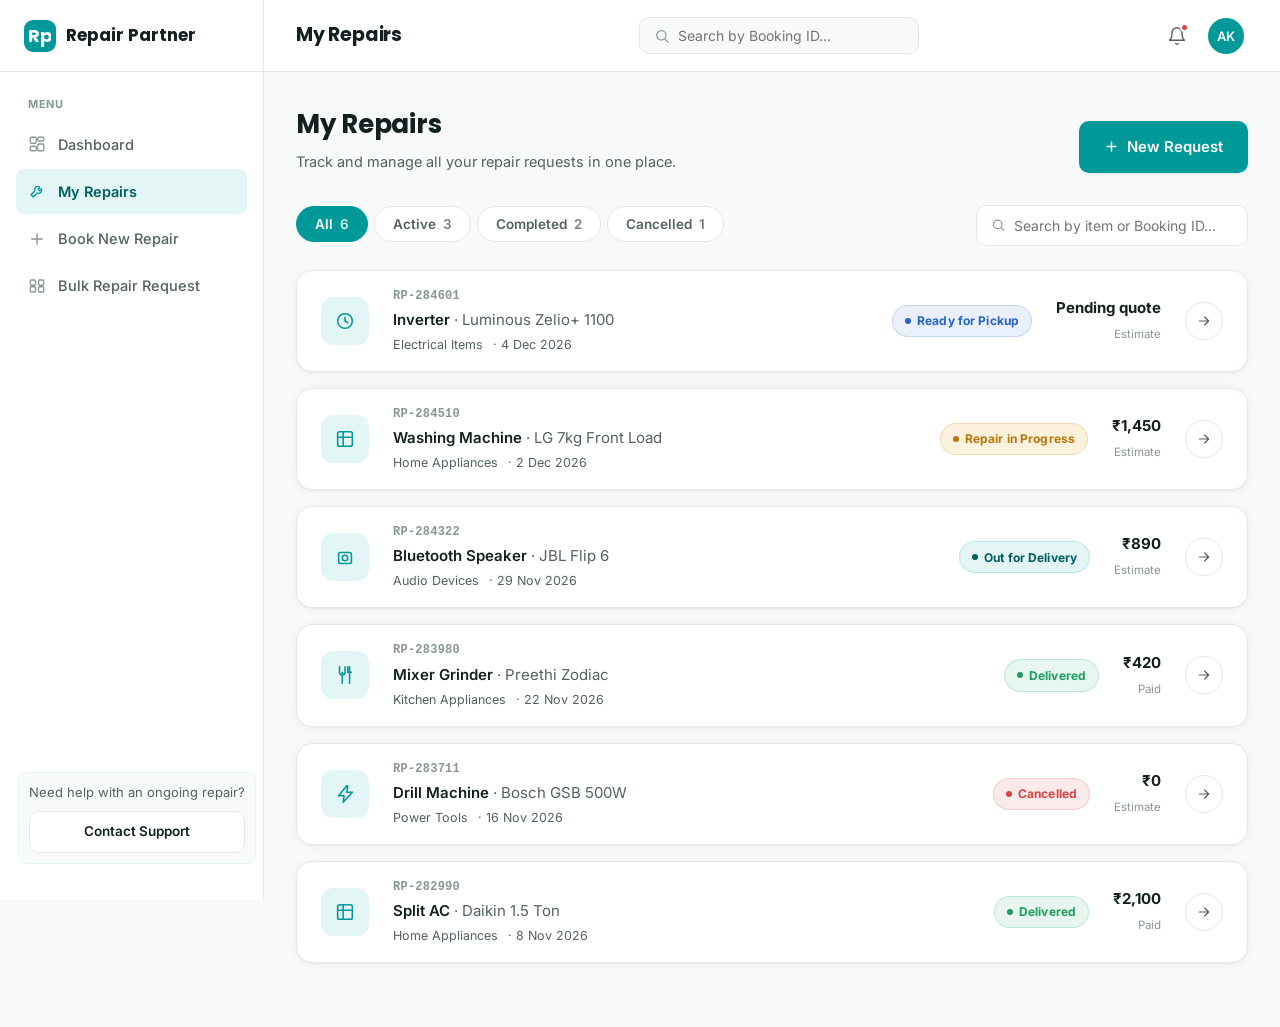
<file: post-login/my-repairs.html>
<!DOCTYPE html>
<html lang="en">
<head>
<meta charset="UTF-8">
<meta name="viewport" content="width=device-width, initial-scale=1.0">
<title>My Repairs — Repair Partner</title>
<link rel="preconnect" href="https://fonts.googleapis.com">
<link href="https://fonts.googleapis.com/css2?family=Poppins:wght@600;700;800&family=Inter:wght@400;500;600;700&display=swap" rel="stylesheet">
<link rel="stylesheet" href="style.css">
</head>
<body>
  <script src="app.js"></script>
  <div class="dash-shell">
  <aside class="sidebar" id="sidebar">
    <div class="sidebar-brand">
      <span class="logo-mark"><svg width="22" height="22" viewBox="0 0 64 64" xmlns="http://www.w3.org/2000/svg">
        <text
            x="50%"
            y="52%"
            text-anchor="middle"
            dominant-baseline="middle"
            font-family="Poppins, Arial, sans-serif"
            font-size="53"
            font-weight="650"
            letter-spacing="0"
            fill="#FFFFFF">
            Rp
        </text>
    </svg></span>
      <span class="sidebar-brand-name">Repair Partner</span>
      <button class="sidebar-close" aria-label="Close menu">
        <svg width="20" height="20" viewBox="0 0 24 24" fill="none"><path d="M6 6l12 12M18 6L6 18" stroke="currentColor" stroke-width="1.8" stroke-linecap="round"/></svg>
      </button>
    </div>
    <nav class="sidebar-nav">
      <div class="sidebar-section-label">Menu</div>
      <a href="dashboard.html" class="sidebar-link" data-page="dashboard.html">
        <svg width="18" height="18" viewBox="0 0 24 24" fill="none"><rect x="3" y="3" width="8" height="8" rx="1.5" stroke-width="1.7"/><rect x="13" y="3" width="8" height="5" rx="1.5" stroke-width="1.7"/><rect x="13" y="12" width="8" height="9" rx="1.5" stroke-width="1.7"/><rect x="3" y="15" width="8" height="6" rx="1.5" stroke-width="1.7"/></svg>
        Dashboard
      </a>
      <a href="my-repairs.html" class="sidebar-link" data-page="my-repairs.html">
        <svg width="18" height="18" viewBox="0 0 24 24" fill="none"><path d="M14.7 6.3a4 4 0 00-5.4 5.4L4 17l3 3 5.3-5.3a4 4 0 005.4-5.4l-2.3 2.3-2-2 2.3-2.3z" stroke-width="1.7" stroke-linejoin="round"/></svg>
        My Repairs
      </a>
      <a href="book-repair.html" class="sidebar-link" data-page="book-repair.html">
        <svg width="18" height="18" viewBox="0 0 24 24" fill="none"><path d="M12 5v14M5 12h14" stroke-width="1.8" stroke-linecap="round"/></svg>
        Book New Repair
      </a>
      <a href="bulk-repair.html" class="sidebar-link" data-page="bulk-repair.html">
        <svg width="18" height="18" viewBox="0 0 24 24" fill="none"><rect x="3" y="4" width="7" height="7" rx="1.4" stroke-width="1.7"/><rect x="14" y="4" width="7" height="7" rx="1.4" stroke-width="1.7"/><rect x="3" y="13" width="7" height="7" rx="1.4" stroke-width="1.7"/><rect x="14" y="13" width="7" height="7" rx="1.4" stroke-width="1.7"/></svg>
        Bulk Repair Request
      </a>
      <div class="sidebar-cta">
        <p>Need help with an ongoing repair?</p>
        <a href="contact-support.html" class="btn btn-secondary btn-sm btn-block">Contact Support</a>
      </div>
    </nav>
  </aside>
  <div class="sidebar-overlay" id="sidebarOverlay"></div>

  <!-- ============ MAIN ============ -->
  <div class="dash-main">
    <header class="dash-topbar">
      <button class="topbar-menu-btn" aria-label="Open menu">
        <svg width="22" height="22" viewBox="0 0 24 24" fill="none"><path d="M4 6h16M4 12h16M4 18h16" stroke="currentColor" stroke-width="1.8" stroke-linecap="round"/></svg>
      </button>
      <h1 class="topbar-title">My Repairs</h1>
      <div class="topbar-search">
        <svg width="16" height="16" viewBox="0 0 24 24" fill="none"><circle cx="11" cy="11" r="7" stroke-width="1.8"/><path d="M21 21l-4.3-4.3" stroke-width="1.8" stroke-linecap="round"/></svg>
        <input type="text" id="topbarSearch" placeholder="Search by Booking ID…">
      </div>
      <div class="topbar-actions">
        <div class="popover-anchor">
          <button class="icon-btn" data-popover-trigger="notifPopover" aria-label="Notifications">
            <svg width="20" height="20" viewBox="0 0 24 24" fill="none"><path d="M18 8a6 6 0 00-12 0c0 7-3 9-3 9h18s-3-2-3-9" stroke-width="1.7" stroke-linecap="round" stroke-linejoin="round"/><path d="M13.7 21a2 2 0 01-3.4 0" stroke-width="1.7" stroke-linecap="round"/></svg>
            <span class="dot" data-notif-dot></span>
          </button>
          <div class="popover" id="notifPopover">
            <div class="popover-head"><h4>Notifications</h4><button class="link-teal" data-notif-mark-all>Mark all read</button></div>
            <div class="popover-body" data-notif-body></div>
            <div class="popover-foot"><a href="my-repairs.html" class="link-teal">View all repairs</a></div>
          </div>
        </div>
        <div class="popover-anchor">
          <button class="icon-btn" data-popover-trigger="userPopover" aria-label="Account menu" style="width:auto;height:auto;border-radius:var(--radius-sm);padding:4px;">
            <span class="avatar" data-user-initials>AK</span>
          </button>
          <div class="popover" id="userPopover" style="width:270px;"></div>
        </div>
      </div>
    </header>

<main class="dash-content">
  <div class="page-head">
    <div>
      <h1>My Repairs</h1>
      <p>Track and manage all your repair requests in one place.</p>
    </div>
    <a href="book-repair.html" class="btn btn-primary">
      <svg width="15" height="15" viewBox="0 0 24 24" fill="none"><path d="M12 5v14M5 12h14" stroke="white" stroke-width="2.4" stroke-linecap="round"/></svg>
      New Request
    </a>
  </div>

  <div class="toolbar-row">
    <div class="tab-row" id="filterTabs">
      <button class="tab-btn active" data-filter="all" onclick="setFilter('all')">All <span class="count" id="countAll">0</span></button>
      <button class="tab-btn" data-filter="active" onclick="setFilter('active')">Active <span class="count" id="countActive">0</span></button>
      <button class="tab-btn" data-filter="completed" onclick="setFilter('completed')">Completed <span class="count" id="countCompleted">0</span></button>
      <button class="tab-btn" data-filter="cancelled" onclick="setFilter('cancelled')">Cancelled <span class="count" id="countCancelled">0</span></button>
    </div>
    <div class="search-field" style="max-width:280px;">
      <svg width="16" height="16" viewBox="0 0 24 24" fill="none"><circle cx="11" cy="11" r="7" stroke-width="1.8"/><path d="M21 21l-4.3-4.3" stroke-width="1.8" stroke-linecap="round"/></svg>
      <input type="text" id="listSearch" placeholder="Search by item or Booking ID…">
    </div>
  </div>

  <div class="repair-list" id="list"></div>
</main>
  </div>
  </div>

<div class="toast-stack" id="toastStack"></div>

<script>
  let currentFilter = 'all';

  function repairIcon(catId){
    const map = {
      kitchen: '<path d="M6 3v6a3 3 0 006 0V3M9 9v12M17 3v18M15 3v6h4" stroke-width="1.7" stroke-linecap="round" stroke-linejoin="round"/>',
      home: '<rect x="4" y="4" width="16" height="16" rx="2" stroke-width="1.7"/><path d="M4 10h16M10 4v16" stroke-width="1.7"/>',
      audio: '<rect x="5" y="7" width="14" height="12" rx="2" stroke-width="1.7"/><circle cx="12" cy="13" r="3" stroke-width="1.7"/>',
      'power-tools': '<path d="M14 3l-9 11h6l-1 7 10-11h-6l1-7z" stroke-width="1.7" stroke-linejoin="round"/>',
      electrical: '<circle cx="12" cy="12" r="8" stroke-width="1.7"/><path d="M12 8v4l3 2" stroke-width="1.7" stroke-linecap="round"/>',
      watches: '<circle cx="12" cy="12" r="7" stroke-width="1.7"/><path d="M12 9v3l2 1.5" stroke-width="1.7" stroke-linecap="round"/>',
    };
    return '<svg width="22" height="22" viewBox="0 0 24 24" fill="none">' + (map[catId] || map.home) + '</svg>';
  }

  function matchesFilter(r, filter){
    if(filter === 'active') return RP.isActiveStatus(r.status);
    if(filter === 'completed') return r.status === 'Delivered';
    if(filter === 'cancelled') return r.status === 'Cancelled';
    return true;
  }

  function cardHTML(r){
    return (
      '<div class="repair-list-item">' +
        '<div class="rli-icon">' + repairIcon(r.category) + '</div>' +
        '<div class="rli-main">' +
          '<div class="rli-id">' + r.id + '</div>' +
          '<div class="rli-title">' + r.item + (r.brand ? ' <span class="text-soft" style="font-weight:400;">· ' + r.brand + '</span>' : '') + '</div>' +
          '<div class="rli-meta">' +
            '<span>' + r.categoryName + '</span>' +
            '<span>· ' + RP.formatDate(r.createdAt) + '</span>' +
          '</div>' +
        '</div>' +
        '<div class="rli-right">' +
          RP.statusBadgeHTML(r.status) +
          (r.estimatedCost !== undefined ? '<div class="rli-cost"><b>' + RP.formatMoney(r.estimatedCost) + '</b><span>' + (r.status === 'Delivered' ? 'Paid' : 'Estimate') + '</span></div>' : '') +
          '<a href="repair-details.html?id=' + r.id + '" class="rli-view" aria-label="View details for ' + r.id + '">' +
            '<svg width="16" height="16" viewBox="0 0 24 24" fill="none"><path d="M5 12h14M13 6l6 6-6 6" stroke="currentColor" stroke-width="1.8" stroke-linecap="round" stroke-linejoin="round"/></svg>' +
          '</a>' +
        '</div>' +
      '</div>'
    );
  }

  function emptyHTML(hasSearch){
    return '<div class="card empty">' +
      '<svg width="34" height="34" viewBox="0 0 24 24" fill="none"><circle cx="11" cy="11" r="7" stroke="currentColor" stroke-width="1.8"/><path d="M21 21l-4.3-4.3" stroke="currentColor" stroke-width="1.8" stroke-linecap="round"/></svg>' +
      '<h4>No repairs found</h4><p>' + (hasSearch ? 'Try a different search term, or clear it to see all repairs.' : 'Try a different filter, or book a new repair.') + '</p>' +
      (hasSearch ? '' : '<a href="book-repair.html" class="btn btn-primary btn-sm">Book a Repair</a>') +
      '</div>';
  }

  function render(){
    const q = (document.getElementById('listSearch').value || document.getElementById('topbarSearch').value || '').trim().toLowerCase();
    const all = RP.getRepairs();

    document.getElementById('countAll').textContent = all.length;
    document.getElementById('countActive').textContent = all.filter(r => RP.isActiveStatus(r.status)).length;
    document.getElementById('countCompleted').textContent = all.filter(r => r.status === 'Delivered').length;
    document.getElementById('countCancelled').textContent = all.filter(r => r.status === 'Cancelled').length;

    let list = all.filter(r => matchesFilter(r, currentFilter));
    if(q){
      list = list.filter(r => r.id.toLowerCase().includes(q) || r.item.toLowerCase().includes(q) || (r.categoryName||'').toLowerCase().includes(q));
    }
    document.getElementById('list').innerHTML = list.length ? list.map(cardHTML).join('') : emptyHTML(!!q);
  }

  function setFilter(filter){
    currentFilter = filter;
    document.querySelectorAll('.tab-btn').forEach(b => b.classList.toggle('active', b.dataset.filter === filter));
    render();
  }

  document.addEventListener('DOMContentLoaded', function(){
    RP.initShell();

    // Deep-linking from the dashboard search box lands here with ?q=
    const params = new URLSearchParams(window.location.search);
    const q = params.get('q');
    if(q){ document.getElementById('listSearch').value = q; document.getElementById('topbarSearch').value = q; }

    document.getElementById('listSearch').addEventListener('input', function(){
      document.getElementById('topbarSearch').value = this.value;
      render();
    });
    document.getElementById('topbarSearch').addEventListener('input', function(){
      document.getElementById('listSearch').value = this.value;
      render();
    });
    document.querySelectorAll('[data-notif-mark-all]').forEach(btn => btn.addEventListener('click', render));

    render();
  });
</script>
</body>
</html>
</file>
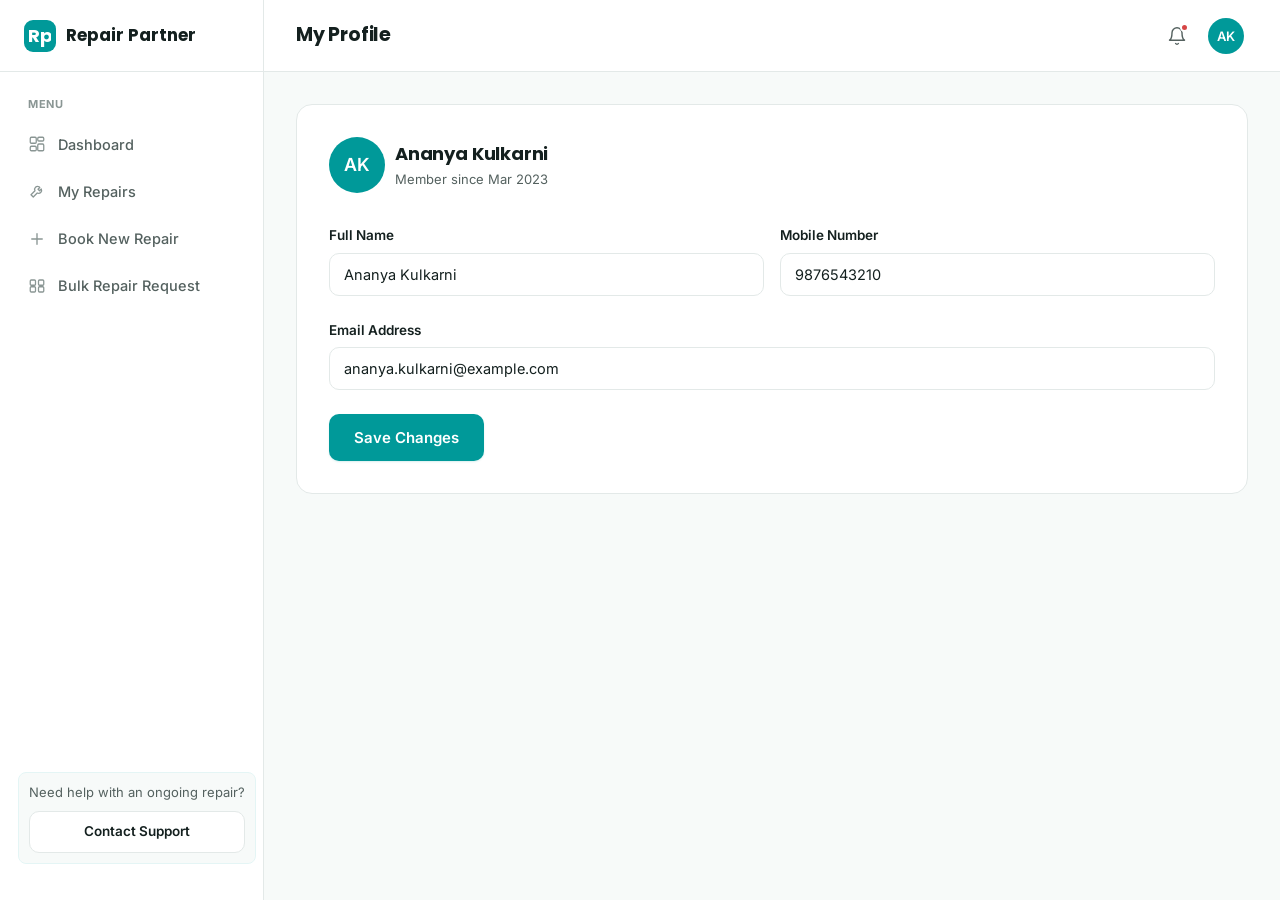
<file: post-login/profile.html>
<!DOCTYPE html>
<html lang="en">
<head>
<meta charset="UTF-8">
<meta name="viewport" content="width=device-width, initial-scale=1.0">
<title>Profile — Repair Partner</title>
<link rel="preconnect" href="https://fonts.googleapis.com">
<link href="https://fonts.googleapis.com/css2?family=Poppins:wght@600;700;800&family=Inter:wght@400;500;600;700&display=swap" rel="stylesheet">
<link rel="stylesheet" href="style.css">
<style>
  .profile-panel{ display:none; }
  .profile-panel.active{ display:block; animation:fadeUp .2s ease; }
  @keyframes fadeUp{ from{ opacity:0; transform:translateY(6px); } to{ opacity:1; transform:translateY(0); } }
  .pw-field-wrap{ position:relative; }
  .pw-toggle{ position:absolute; right:12px; top:50%; transform:translateY(-50%); background:none; border:none; color:var(--ink-soft); padding:2px; }
  .pw-toggle:hover{ color:var(--ink); }
</style>
</head>
<body>
  <script src="app.js"></script>

<div class="dash-shell">
  <aside class="sidebar" id="sidebar">
    <div class="sidebar-brand">
      <span class="logo-mark"><svg width="22" height="22" viewBox="0 0 64 64" xmlns="http://www.w3.org/2000/svg">
        <text
            x="50%"
            y="52%"
            text-anchor="middle"
            dominant-baseline="middle"
            font-family="Poppins, Arial, sans-serif"
            font-size="53"
            font-weight="650"
            letter-spacing="0"
            fill="#FFFFFF">
            Rp
        </text>
    </svg></span>
      <span class="sidebar-brand-name">Repair Partner</span>
      <button class="sidebar-close" aria-label="Close menu">
        <svg width="20" height="20" viewBox="0 0 24 24" fill="none"><path d="M6 6l12 12M18 6L6 18" stroke="currentColor" stroke-width="1.8" stroke-linecap="round"/></svg>
      </button>
    </div>
    <nav class="sidebar-nav">
      <div class="sidebar-section-label">Menu</div>
      <a href="dashboard.html" class="sidebar-link" data-page="dashboard.html">
        <svg width="18" height="18" viewBox="0 0 24 24" fill="none"><rect x="3" y="3" width="8" height="8" rx="1.5" stroke-width="1.7"/><rect x="13" y="3" width="8" height="5" rx="1.5" stroke-width="1.7"/><rect x="13" y="12" width="8" height="9" rx="1.5" stroke-width="1.7"/><rect x="3" y="15" width="8" height="6" rx="1.5" stroke-width="1.7"/></svg>
        Dashboard
      </a>
      <a href="my-repairs.html" class="sidebar-link" data-page="my-repairs.html">
        <svg width="18" height="18" viewBox="0 0 24 24" fill="none"><path d="M14.7 6.3a4 4 0 00-5.4 5.4L4 17l3 3 5.3-5.3a4 4 0 005.4-5.4l-2.3 2.3-2-2 2.3-2.3z" stroke-width="1.7" stroke-linejoin="round"/></svg>
        My Repairs
      </a>
      <a href="book-repair.html" class="sidebar-link" data-page="book-repair.html">
        <svg width="18" height="18" viewBox="0 0 24 24" fill="none"><path d="M12 5v14M5 12h14" stroke-width="1.8" stroke-linecap="round"/></svg>
        Book New Repair
      </a>
      <a href="bulk-repair.html" class="sidebar-link" data-page="bulk-repair.html">
        <svg width="18" height="18" viewBox="0 0 24 24" fill="none"><rect x="3" y="4" width="7" height="7" rx="1.4" stroke-width="1.7"/><rect x="14" y="4" width="7" height="7" rx="1.4" stroke-width="1.7"/><rect x="3" y="13" width="7" height="7" rx="1.4" stroke-width="1.7"/><rect x="14" y="13" width="7" height="7" rx="1.4" stroke-width="1.7"/></svg>
        Bulk Repair Request
      </a>
      <div class="sidebar-cta">
        <p>Need help with an ongoing repair?</p>
        <a href="contact-support.html" class="btn btn-secondary btn-sm btn-block">Contact Support</a>
      </div>
    </nav>
  </aside>
  <div class="sidebar-overlay" id="sidebarOverlay"></div>

  <div class="dash-main">
    <header class="dash-topbar">
      <button class="topbar-menu-btn" aria-label="Open menu">
        <svg width="22" height="22" viewBox="0 0 24 24" fill="none"><path d="M4 6h16M4 12h16M4 18h16" stroke="currentColor" stroke-width="1.8" stroke-linecap="round"/></svg>
      </button>
      <h1 class="topbar-title">My Profile</h1>
      <div class="topbar-actions">
        <div class="popover-anchor">
          <button class="icon-btn" data-popover-trigger="notifPopover" aria-label="Notifications">
            <svg width="20" height="20" viewBox="0 0 24 24" fill="none"><path d="M18 8a6 6 0 00-12 0c0 7-3 9-3 9h18s-3-2-3-9" stroke-width="1.7" stroke-linecap="round" stroke-linejoin="round"/><path d="M13.7 21a2 2 0 01-3.4 0" stroke-width="1.7" stroke-linecap="round"/></svg>
            <span class="dot" data-notif-dot></span>
          </button>
          <div class="popover" id="notifPopover">
            <div class="popover-head"><h4>Notifications</h4><button class="link-teal" data-notif-mark-all>Mark all read</button></div>
            <div class="popover-body" data-notif-body></div>
            <div class="popover-foot"><a href="my-repairs.html" class="link-teal">View all repairs</a></div>
          </div>
        </div>
        <!-- Same account popover component used on every page (see RP.renderAccountPopover) —
             here it switches tabs in place instead of navigating. -->
        <div class="popover-anchor">
          <button class="icon-btn" data-popover-trigger="userPopover" aria-label="Account menu" style="width:auto;height:auto;border-radius:var(--radius-sm);padding:4px;">
            <span class="avatar" data-user-initials>AK</span>
          </button>
          <div class="popover" id="userPopover" style="width:270px;"></div>
        </div>
      </div>
    </header>

    <main class="dash-content">
      <!-- <div class="page-head">
        <div>
          <h1>My Profile</h1>
          <p>Manage your personal information, addresses, security and notification preferences.</p>
        </div>
      </div> -->

      <!-- PERSONAL INFO -->
      <div class="profile-panel active" data-panel="personal">
        <div class="card card-pad-lg">
          <div class="flex-row" style="margin-bottom:var(--sp-4);">
            <span class="avatar avatar-xl" data-user-initials>AK</span>
            <div>
              <h3 style="font-size:18px;" data-user-name>Ananya Kulkarni</h3>
              <p class="text-soft" style="font-size:13px;">Member since Mar 2023</p>
            </div>
          </div>
          <div class="field-row">
            <div class="field">
              <label for="pfName">Full Name</label>
              <input id="pfName" type="text" value="Ananya Kulkarni">
            </div>
            <div class="field">
              <label for="pfPhone">Mobile Number</label>
              <input id="pfPhone" type="tel" value="9876543210">
            </div>
          </div>
          <div class="field">
            <label for="pfEmail">Email Address</label>
            <input id="pfEmail" type="email" value="ananya.kulkarni@example.com">
          </div>
          <button class="btn btn-primary" onclick="toast('Profile updated successfully.','success')">Save Changes</button>
        </div>
      </div>

      <!-- ADDRESSES -->
      <div class="profile-panel" data-panel="addresses">
        <div class="card card-pad-lg">
          <div class="section-card-head">
            <h3>Saved Addresses</h3>
            <button class="link-teal" onclick="toggleAddAddress()">+ Add New Address</button>
          </div>

          <div id="addAddressForm" class="hidden" style="border:1px dashed var(--border); border-radius:var(--radius-card); padding:var(--sp-3); margin-bottom:var(--sp-3);">
            <div class="field-row">
              <div class="field">
                <label for="naLabel">Label</label>
                <input id="naLabel" type="text" placeholder="e.g. Home, Office">
              </div>
              <div class="field">
                <label for="naMobile">Mobile Number</label>
                <input id="naMobile" type="tel" placeholder="98765 43210">
              </div>
            </div>
            <div class="field">
              <label for="naName">Contact Name</label>
              <input id="naName" type="text" placeholder="Full name">
            </div>
            <div class="field">
              <label for="naAddress">Full Address</label>
              <textarea id="naAddress" placeholder="Flat / House no., Building, Street, Area, City, Pincode"></textarea>
            </div>
            <div class="flex-row">
              <button class="btn btn-primary btn-sm" onclick="saveNewAddress()">Save Address</button>
              <button class="btn btn-ghost btn-sm" onclick="toggleAddAddress()">Cancel</button>
            </div>
          </div>

          <div id="addressCardList"></div>
        </div>
      </div>

      <!-- PASSWORD -->
      <div class="profile-panel" data-panel="password">
        <div class="card card-pad-lg" style="max-width:460px;">
          <div class="section-card-head"><h3>Change Password</h3></div>
          <div class="field" id="fld-current">
            <label for="curPass">Current Password</label>
            <div class="pw-field-wrap">
              <input id="curPass" type="password" placeholder="Enter current password">
              <button type="button" class="pw-toggle" onclick="togglePw('curPass')">
                <svg width="18" height="18" viewBox="0 0 24 24" fill="none"><path d="M2 12s3.5-7 10-7 10 7 10 7-3.5 7-10 7-10-7-10-7z" stroke="currentColor" stroke-width="1.6"/><circle cx="12" cy="12" r="3" stroke="currentColor" stroke-width="1.6"/></svg>
              </button>
            </div>
            <div class="error-msg">Enter your current password.</div>
          </div>
          <div class="field" id="fld-new">
            <label for="newPass">New Password</label>
            <div class="pw-field-wrap">
              <input id="newPass" type="password" placeholder="At least 8 characters" oninput="checkPwStrength()">
              <button type="button" class="pw-toggle" onclick="togglePw('newPass')">
                <svg width="18" height="18" viewBox="0 0 24 24" fill="none"><path d="M2 12s3.5-7 10-7 10 7 10 7-3.5 7-10 7-10-7-10-7z" stroke="currentColor" stroke-width="1.6"/><circle cx="12" cy="12" r="3" stroke="currentColor" stroke-width="1.6"/></svg>
              </button>
            </div>
            <div class="hint" id="pwStrengthHint">Use 8+ characters with a mix of letters and numbers.</div>
            <div class="error-msg">Password must be at least 8 characters.</div>
          </div>
          <div class="field" id="fld-confirm">
            <label for="confirmPass">Confirm New Password</label>
            <input id="confirmPass" type="password" placeholder="Re-enter new password">
            <div class="error-msg">Passwords do not match.</div>
          </div>
          <button class="btn btn-primary" onclick="changePassword()">Update Password</button>
        </div>
      </div>

      <!-- NOTIFICATIONS -->
      <div class="profile-panel" data-panel="notifications">
        <div class="card card-pad-lg">
          <div class="section-card-head"><h3>Notification Settings</h3></div>
          <div id="notifSettingsList"></div>
        </div>
      </div>

    </main>
  </div>
</div>

<script>
  /* ---------- addresses (demo data, local only) ---------- */
  let addresses = [
    { id:'a1', label:'Home', isDefault:true, name:'Ananya Kulkarni', mobile:'9876543210', address:'Flat 402, Sunrise Apartments, MG Road, Kothrud, Pune, Maharashtra – 411038' },
    { id:'a2', label:'Office', isDefault:false, name:'Ananya Kulkarni', mobile:'9876543210', address:'3rd Floor, Tech Park B, Baner Road, Baner, Pune, Maharashtra – 411045' },
  ];
  function renderAddresses(){
    const el = document.getElementById('addressCardList');
    if(!addresses.length){ el.innerHTML = '<div class="empty"><p>No saved addresses yet.</p></div>'; return; }
    el.innerHTML = addresses.map(a => (
      '<div class="address-card" style="margin-bottom:12px; cursor:default;">' +
        '<div class="flex-row" style="justify-content:space-between;">' +
          '<h4>' + a.label + (a.isDefault ? ' <span class="badge badge-teal">Default</span>' : '') + '</h4>' +
          '<div class="flex-row">' +
            (!a.isDefault ? '<button class="link-teal" style="font-size:12.5px;" onclick="makeDefault(\'' + a.id + '\')">Set Default</button>' : '') +
            '<button class="link-teal" style="font-size:12.5px; color:var(--red);" onclick="deleteAddress(\'' + a.id + '\')">Remove</button>' +
          '</div>' +
        '</div>' +
        '<p>' + a.name + ' · ' + a.mobile + '<br>' + a.address + '</p>' +
      '</div>'
    )).join('');
  }
  function toggleAddAddress(){ document.getElementById('addAddressForm').classList.toggle('hidden'); }
  function saveNewAddress(){
    const label = document.getElementById('naLabel').value.trim();
    const mobile = document.getElementById('naMobile').value.trim();
    const name = document.getElementById('naName').value.trim();
    const address = document.getElementById('naAddress').value.trim();
    if(!label || !mobile || !name || !address){ toast('Please fill in all address fields.', 'error'); return; }
    addresses.push({ id:'addr-' + Date.now(), label, name, mobile, address, isDefault: addresses.length === 0 });
    ['naLabel','naMobile','naName','naAddress'].forEach(id => document.getElementById(id).value = '');
    toggleAddAddress();
    renderAddresses();
    toast('Address saved.', 'success');
  }
  function makeDefault(id){
    addresses.forEach(a => a.isDefault = (a.id === id));
    renderAddresses();
    toast('Default address updated.', 'success');
  }
  function deleteAddress(id){
    addresses = addresses.filter(a => a.id !== id);
    if(addresses.length && !addresses.some(a => a.isDefault)) addresses[0].isDefault = true;
    renderAddresses();
    toast('Address removed.', 'success');
  }

  /* ---------- password ---------- */
  function togglePw(id){
    const input = document.getElementById(id);
    input.type = input.type === 'password' ? 'text' : 'password';
  }
  function checkPwStrength(){
    const val = document.getElementById('newPass').value;
    const hint = document.getElementById('pwStrengthHint');
    if(val.length === 0){ hint.textContent = 'Use 8+ characters with a mix of letters and numbers.'; hint.style.color = ''; return; }
    const strong = val.length >= 8 && /[0-9]/.test(val) && /[a-zA-Z]/.test(val);
    hint.textContent = strong ? 'Strong password.' : 'Password is too weak — add numbers and letters.';
    hint.style.color = strong ? 'var(--green)' : 'var(--amber)';
  }
  function changePassword(){
    const cur = document.getElementById('curPass').value;
    const next = document.getElementById('newPass').value;
    const confirmVal = document.getElementById('confirmPass').value;
    let ok = true;
    document.getElementById('fld-current').classList.toggle('has-error', cur.length === 0); if(cur.length===0) ok=false;
    document.getElementById('fld-new').classList.toggle('has-error', next.length < 8); if(next.length<8) ok=false;
    document.getElementById('fld-confirm').classList.toggle('has-error', confirmVal !== next || confirmVal.length === 0); if(confirmVal!==next||confirmVal.length===0) ok=false;
    if(!ok) return;
    ['curPass','newPass','confirmPass'].forEach(id => document.getElementById(id).value = '');
    toast('Password updated successfully.', 'success');
  }

  /* ---------- notification settings ---------- */
  const NOTIF_SETTINGS_META = [
    { key:'bookingUpdates', label:'Booking Updates', desc:'Status changes on your repair requests.', on:true },
    { key:'technicianAssigned', label:'Technician Assigned', desc:'When a technician is assigned to your repair.', on:true },
    { key:'deliveryUpdates', label:'Delivery Updates', desc:'Pickup and delivery reminders.', on:true },
    { key:'promotions', label:'Offers & Promotions', desc:'Discounts and seasonal offers.', on:false },
    { key:'smsAlerts', label:'SMS Alerts', desc:'Receive updates via text message.', on:true },
    { key:'emailAlerts', label:'Email Alerts', desc:'Receive updates via email.', on:true },
  ];
  function renderNotifSettings(){
    document.getElementById('notifSettingsList').innerHTML = NOTIF_SETTINGS_META.map(m => (
      '<div class="toggle-row">' +
        '<div class="toggle-row-text"><b>' + m.label + '</b><span>' + m.desc + '</span></div>' +
        '<label class="switch">' +
          '<input type="checkbox" ' + (m.on ? 'checked' : '') + ' onchange="toast(\'Preference saved.\',\'success\')">' +
          '<span class="switch-track"></span>' +
        '</label>' +
      '</div>'
    )).join('');
  }

  document.addEventListener('DOMContentLoaded', function(){
    RP.initShell();
    renderAddresses();
    renderNotifSettings();
    const hash = window.location.hash.replace('#', '');
    if(['personal','addresses','password','notifications'].includes(hash)) RP.setProfileTab(hash);
  });
</script>
</body>
</html>
</file>
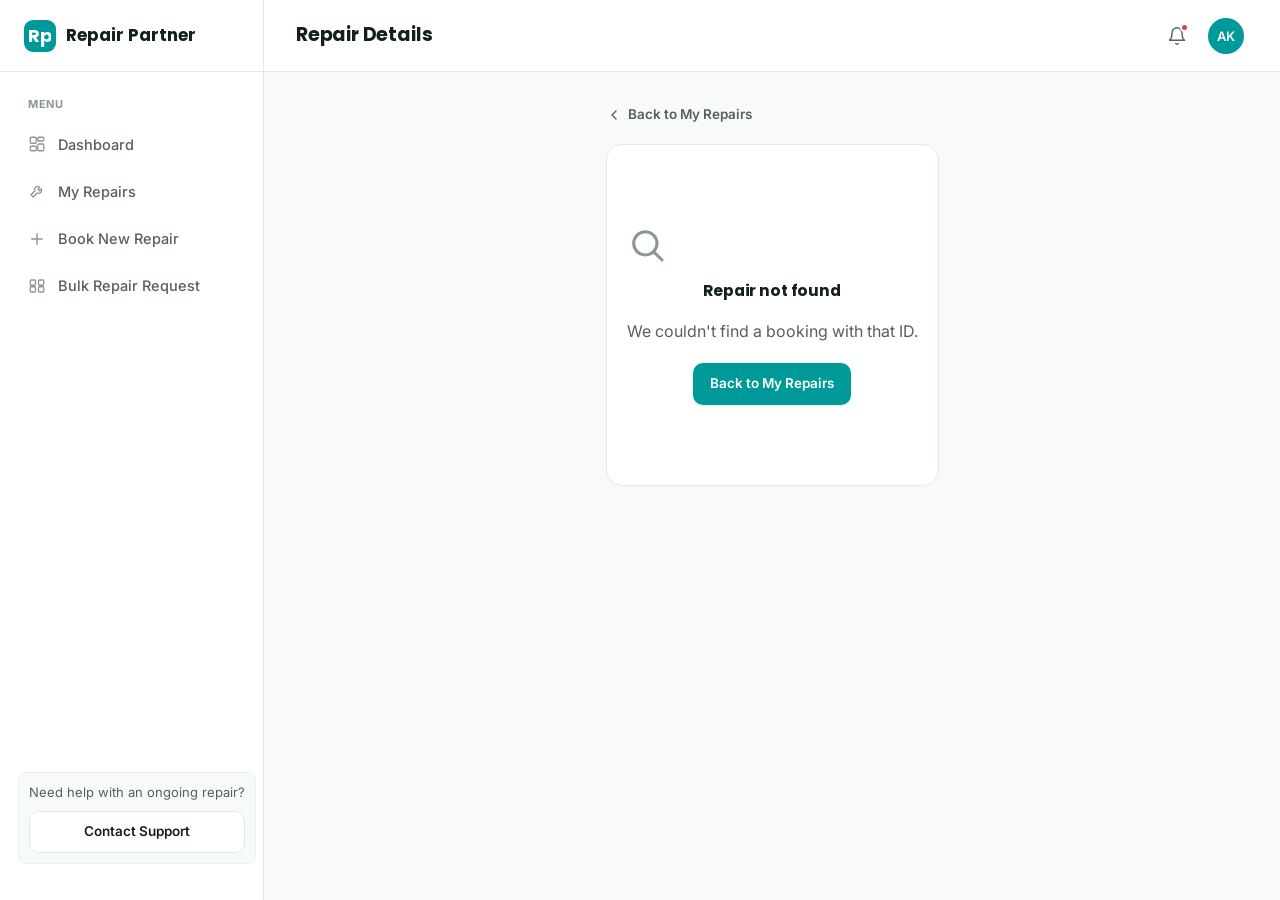
<file: post-login/repair-details.html>
<!DOCTYPE html>
<html lang="en">
<head>
<meta charset="UTF-8">
<meta name="viewport" content="width=device-width, initial-scale=1.0">
<title>Repair Details — Repair Partner</title>
<link rel="preconnect" href="https://fonts.googleapis.com">
<link href="https://fonts.googleapis.com/css2?family=Poppins:wght@600;700;800&family=Inter:wght@400;500;600;700&display=swap" rel="stylesheet">
<link rel="stylesheet" href="style.css">
<style>
  /* Page-specific detail view — everything else (buttons, badges, cards,
     modal, toast, page-head) comes from the shared stylesheet. */
  .wrap{ max-width:680px; margin:0 auto; padding:var(--sp-4) var(--sp-3) 72px; }
  .back-link{ display:inline-flex; align-items:center; gap:6px; color:var(--ink-soft); font-size:13.5px; font-weight:600; text-decoration:none; margin-bottom:18px; }
  .back-link:hover{ color:var(--ink); }
  .head-actions{ display:flex; align-items:center; gap:8px; flex-wrap:wrap; }
  .page-head p b{ color:var(--ink); font-family:'SFMono-Regular',Consolas,monospace; font-weight:600; }

  .card h3{ font-size:15.5px; font-weight:700; margin-bottom:16px; }
  .prod-row{ display:flex; gap:14px; align-items:center; margin-bottom:18px; }
  .prod-icon{ width:52px; height:52px; border-radius:12px; background:var(--blue-tint); color:var(--blue); display:flex; align-items:center; justify-content:center; flex-shrink:0; }
  .prod-name{ font-size:16px; font-weight:700; }
  .prod-sub{ font-size:13px; color:var(--ink-soft); margin-top:2px; }

  .detail-grid{ display:grid; grid-template-columns:1fr 1fr; gap:16px 24px; margin-bottom:16px; }
  .detail-item span{ display:block; font-size:11.5px; color:var(--ink-faint); text-transform:uppercase; letter-spacing:.04em; margin-bottom:4px; font-weight:600; }
  .detail-item b{ font-size:14px; font-weight:600; }

  .issue-label{ font-size:11.5px; color:var(--ink-faint); text-transform:uppercase; letter-spacing:.04em; font-weight:600; display:block; margin-bottom:6px; }
  .issue-text{ font-size:14px; color:#333844; line-height:1.55; }

  /* ---- status tracker ---- */
  .tracker{ display:flex; flex-direction:column; }
  .step{ display:flex; gap:14px; position:relative; padding-bottom:22px; }
  .step:last-child{ padding-bottom:0; }
  .step-line{ position:absolute; left:13px; top:28px; bottom:0; width:2px; background:var(--border); }
  .step:last-child .step-line{ display:none; }
  .step.done .step-line{ background:var(--green); }
  .step-dot{ width:27px; height:27px; border-radius:50%; display:flex; align-items:center; justify-content:center; flex-shrink:0; background:var(--ink-faint); color:#fff; z-index:1; }
  .step.done .step-dot{ background:var(--green); }
  .step.current .step-dot{ background:var(--blue); box-shadow:0 0 0 4px var(--blue-tint); }
  .step.cancelled .step-dot{ background:var(--red); }
  .step-body{ padding-top:2px; }
  .step-title{ font-size:14.5px; font-weight:700; color:var(--ink-faint); }
  .step.done .step-title, .step.current .step-title{ color:var(--ink); }
  .step.cancelled .step-title{ color:var(--red); }
  .step-time{ font-size:12.5px; color:var(--ink-faint); margin-top:2px; }
  .step.current .step-time{ color:var(--blue); font-weight:600; }

  .info-grid{ display:grid; grid-template-columns:1fr 1fr; gap:16px 24px; }
  @media (max-width:600px){ .info-grid, .detail-grid{ grid-template-columns:1fr; } }

  .cost-value{ font-size:26px; font-weight:800; font-family:'Poppins',sans-serif; margin-bottom:4px; }
  .cost-note{ font-size:13px; color:var(--ink-soft); }

  .modal-icon{ width:50px; height:50px; border-radius:50%; background:var(--red-tint); color:var(--red); display:flex; align-items:center; justify-content:center; margin:0 auto 16px; }
  .modal-box h3{ font-size:17px; margin-bottom:8px; }
  .modal-box p{ font-size:14px; }
  .modal-actions{ display:flex; gap:10px; }
  .modal-actions .btn{ flex:1; justify-content:center; }

  .not-found{ text-align:center; padding:80px 20px; }
  .not-found svg{ color:var(--ink-faint); margin-bottom:14px; }
</style>
</head>
<body>
  <script src="app.js"></script>

<div class="dash-shell">
  <aside class="sidebar" id="sidebar">
    <div class="sidebar-brand">
      <span class="logo-mark"><svg width="22" height="22" viewBox="0 0 64 64" xmlns="http://www.w3.org/2000/svg">
        <text
            x="50%"
            y="52%"
            text-anchor="middle"
            dominant-baseline="middle"
            font-family="Poppins, Arial, sans-serif"
            font-size="53"
            font-weight="650"
            letter-spacing="0"
            fill="#FFFFFF">
            Rp
        </text>
    </svg></span>
      <span class="sidebar-brand-name">Repair Partner</span>
      <button class="sidebar-close" aria-label="Close menu">
        <svg width="20" height="20" viewBox="0 0 24 24" fill="none"><path d="M6 6l12 12M18 6L6 18" stroke="currentColor" stroke-width="1.8" stroke-linecap="round"/></svg>
      </button>
    </div>
    <nav class="sidebar-nav">
      <div class="sidebar-section-label">Menu</div>
      <a href="dashboard.html" class="sidebar-link" data-page="dashboard.html">
        <svg width="18" height="18" viewBox="0 0 24 24" fill="none"><rect x="3" y="3" width="8" height="8" rx="1.5" stroke-width="1.7"/><rect x="13" y="3" width="8" height="5" rx="1.5" stroke-width="1.7"/><rect x="13" y="12" width="8" height="9" rx="1.5" stroke-width="1.7"/><rect x="3" y="15" width="8" height="6" rx="1.5" stroke-width="1.7"/></svg>
        Dashboard
      </a>
      <a href="my-repairs.html" class="sidebar-link" data-page="my-repairs.html">
        <svg width="18" height="18" viewBox="0 0 24 24" fill="none"><path d="M14.7 6.3a4 4 0 00-5.4 5.4L4 17l3 3 5.3-5.3a4 4 0 005.4-5.4l-2.3 2.3-2-2 2.3-2.3z" stroke-width="1.7" stroke-linejoin="round"/></svg>
        My Repairs
      </a>
      <a href="book-repair.html" class="sidebar-link" data-page="book-repair.html">
        <svg width="18" height="18" viewBox="0 0 24 24" fill="none"><path d="M12 5v14M5 12h14" stroke-width="1.8" stroke-linecap="round"/></svg>
        Book New Repair
      </a>
      <a href="bulk-repair.html" class="sidebar-link" data-page="bulk-repair.html">
        <svg width="18" height="18" viewBox="0 0 24 24" fill="none"><rect x="3" y="4" width="7" height="7" rx="1.4" stroke-width="1.7"/><rect x="14" y="4" width="7" height="7" rx="1.4" stroke-width="1.7"/><rect x="3" y="13" width="7" height="7" rx="1.4" stroke-width="1.7"/><rect x="14" y="13" width="7" height="7" rx="1.4" stroke-width="1.7"/></svg>
        Bulk Repair Request
      </a>
      <div class="sidebar-cta">
        <p>Need help with an ongoing repair?</p>
        <a href="contact-support.html" class="btn btn-secondary btn-sm btn-block">Contact Support</a>
      </div>
    </nav>
  </aside>
  <div class="sidebar-overlay" id="sidebarOverlay"></div>

  <div class="dash-main">
    <header class="dash-topbar">
      <button class="topbar-menu-btn" aria-label="Open menu">
        <svg width="22" height="22" viewBox="0 0 24 24" fill="none"><path d="M4 6h16M4 12h16M4 18h16" stroke="currentColor" stroke-width="1.8" stroke-linecap="round"/></svg>
      </button>
      <h1 class="topbar-title">Repair Details</h1>
      <div class="topbar-actions">
        <div class="popover-anchor">
          <button class="icon-btn" data-popover-trigger="notifPopover" aria-label="Notifications">
            <svg width="20" height="20" viewBox="0 0 24 24" fill="none"><path d="M18 8a6 6 0 00-12 0c0 7-3 9-3 9h18s-3-2-3-9" stroke-width="1.7" stroke-linecap="round" stroke-linejoin="round"/><path d="M13.7 21a2 2 0 01-3.4 0" stroke-width="1.7" stroke-linecap="round"/></svg>
            <span class="dot" data-notif-dot></span>
          </button>
          <div class="popover" id="notifPopover">
            <div class="popover-head"><h4>Notifications</h4><button class="link-teal" data-notif-mark-all>Mark all read</button></div>
            <div class="popover-body" data-notif-body></div>
            <div class="popover-foot"><a href="my-repairs.html" class="link-teal">View all repairs</a></div>
          </div>
        </div>
        <div class="popover-anchor">
          <button class="icon-btn" data-popover-trigger="userPopover" aria-label="Account menu" style="width:auto;height:auto;border-radius:var(--radius-sm);padding:4px;">
            <span class="avatar" data-user-initials>AK</span>
          </button>
          <div class="popover" id="userPopover" style="width:270px;"></div>
        </div>
      </div>
    </header>

    <div class="wrap">
      <a href="my-repairs.html" class="back-link">
        <svg width="16" height="16" viewBox="0 0 24 24" fill="none"><path d="M15 6l-6 6 6 6" stroke="currentColor" stroke-width="2" stroke-linecap="round" stroke-linejoin="round"/></svg>
        Back to My Repairs
      </a>
      <div id="root"></div>
    </div>
  </div>
</div>

<div class="modal-overlay" id="cancelModal">
  <div class="modal-box">
    <div class="modal-icon">
      <svg width="22" height="22" viewBox="0 0 24 24" fill="none"><circle cx="12" cy="12" r="9" stroke="currentColor" stroke-width="1.8"/><path d="M9 9l6 6M15 9l-6 6" stroke="currentColor" stroke-width="1.8" stroke-linecap="round"/></svg>
    </div>
    <h3>Cancel this repair?</h3>
    <p>This will cancel booking <b id="cancelId"></b>. This action can't be undone, and you'll need to place a new request if you change your mind.</p>
    <div class="modal-actions">
      <button class="btn btn-outline" onclick="closeCancel()">Keep Booking</button>
      <button class="btn btn-danger-solid" onclick="confirmCancel()">Yes, Cancel</button>
    </div>
  </div>
</div>

<script>
  function repairId(){
    return new URLSearchParams(window.location.search).get('id');
  }

  function checkIcon(){
    return '<svg width="14" height="14" viewBox="0 0 24 24" fill="none"><path d="M5 13l4 4L19 7" stroke="white" stroke-width="2.6" stroke-linecap="round" stroke-linejoin="round"/></svg>';
  }
  function xIcon(){
    return '<svg width="13" height="13" viewBox="0 0 24 24" fill="none"><path d="M6 6l12 12M18 6L6 18" stroke="white" stroke-width="2.6" stroke-linecap="round"/></svg>';
  }

  function renderTracker(repair){
    const stages = RP.statusFlow;
    if(repair.status === 'Cancelled'){
      return stages.map((s,i) => {
        const t = (repair.timeline || [])[i] || {};
        const state = i === 0 ? 'done' : (i === 1 ? 'cancelled' : 'pending');
        return stepHTML(s, state === 'done' ? checkIcon() : (i===1 ? xIcon() : ''), state, i===0 ? t.at : (i===1 ? Date.now() : null));
      }).join('');
    }
    const currentIdx = stages.indexOf(repair.status);
    return stages.map((s, i) => {
      let state, inner;
      const t = (repair.timeline || [])[i] || {};
      if(i < currentIdx){ state = 'done'; inner = checkIcon(); }
      else if(i === currentIdx){ state = 'current'; inner = ''; }
      else { state = 'pending'; inner = ''; }
      return stepHTML(s, inner, state, t.at);
    }).join('');
  }

  function stepHTML(label, inner, state, at){
    return (
      '<div class="step ' + state + '">' +
        '<div class="step-line"></div>' +
        '<div class="step-dot">' + inner + '</div>' +
        '<div class="step-body">' +
          '<div class="step-title">' + label + '</div>' +
          '<div class="step-time">' + (state==='pending' ? 'Pending' : RP.formatDateTime(at)) + '</div>' +
        '</div>' +
      '</div>'
    );
  }

  function renderNotFound(){
    document.getElementById('root').innerHTML = '<div class="card not-found">' +
      '<svg width="40" height="40" viewBox="0 0 24 24" fill="none"><circle cx="11" cy="11" r="7" stroke="currentColor" stroke-width="1.8"/><path d="M21 21l-4.3-4.3" stroke="currentColor" stroke-width="1.8" stroke-linecap="round"/></svg>' +
      '<h3>Repair not found</h3><p style="color:var(--ink-soft); margin:8px 0 18px;">We couldn\'t find a booking with that ID.</p>' +
      '<a href="my-repairs.html" class="btn btn-primary btn-sm">Back to My Repairs</a></div>';
  }

  function render(){
    const repair = RP.getRepairById(repairId());
    if(!repair){ renderNotFound(); return; }

    document.title = repair.id + ' — Repair Details — Repair Partner';
    const isActive = RP.isActiveStatus(repair.status);

    document.getElementById('root').innerHTML =
      '<div class="page-head">' +
        '<div>' +
          '<h1>' + repair.item + '</h1>' +
          '<p>Booking ID: <b>' + repair.id + '</b> · Submitted ' + RP.formatDate(repair.createdAt) + '</p>' +
        '</div>' +
        '<div class="head-actions">' +
          RP.statusBadgeHTML(repair.status) +
          (isActive ? '<button class="btn btn-danger btn-sm" onclick="openCancel()">Cancel Repair</button>' : '') +
        '</div>' +
      '</div>' +

      '<div class="card">' +
        '<h3>Product Details</h3>' +
        '<div class="prod-row">' +
          '<div class="prod-icon">' +
            '<svg width="24" height="24" viewBox="0 0 24 24" fill="none"><rect x="5" y="7" width="14" height="12" rx="2" stroke="currentColor" stroke-width="1.7"/><circle cx="12" cy="13" r="3" stroke="currentColor" stroke-width="1.7"/></svg>' +
          '</div>' +
          '<div>' +
            '<div class="prod-name">' + repair.item + '</div>' +
            '<div class="prod-sub">' + repair.categoryName + (repair.brand ? ' · ' + repair.brand : '') + '</div>' +
          '</div>' +
        '</div>' +
        '<div class="issue-label">Issue Description</div>' +
        '<div class="issue-text" style="margin-bottom:4px;">' + repair.issue + '</div>' +
      '</div>' +

      '<div class="card">' +
        '<h3>Repair Status</h3>' +
        '<div class="tracker">' + renderTracker(repair) + '</div>' +
      '</div>' +

      '<div class="card">' +
        '<h3>Request Details</h3>' +
        '<div class="info-grid">' +
          '<div class="detail-item"><span>Requested On</span><b>' + RP.formatDate(repair.createdAt) + '</b></div>' +
          '<div class="detail-item"><span>Pickup Date</span><b>' + (repair.pickupDate ? RP.formatDate(repair.pickupDate) : 'To be scheduled') + '</b></div>' +
          '<div class="detail-item"><span>Time Slot</span><b>' + (repair.pickupSlot || '—') + '</b></div>' +
          '<div class="detail-item" style="grid-column:1/-1;"><span>Pickup Address</span><b>' + repair.address + '</b></div>' +
        '</div>' +
      '</div>' +

      '<div class="card">' +
        '<h3>Estimated Cost</h3>' +
        '<div class="cost-value">' + (repair.estimatedCost ? RP.formatMoney(repair.estimatedCost) : '—') + '</div>' +
        '<div class="cost-note">' + (repair.estimatedCost ? 'Final cost may vary slightly after physical inspection.' : 'Our technician will share a quote after inspecting the item.') + '</div>' +
      '</div>';
  }

  function openCancel(){
    document.getElementById('cancelId').textContent = repairId();
    document.getElementById('cancelModal').classList.add('open');
  }
  function closeCancel(){
    document.getElementById('cancelModal').classList.remove('open');
  }
  function confirmCancel(){
    const id = repairId();
    RP.cancelRepair(id);
    RP.addNotification({ icon:'check', text:'Booking ' + id + ' has been cancelled.' });
    closeCancel();
    render();
    toast('Repair ' + id + ' has been cancelled.');
  }

  document.addEventListener('DOMContentLoaded', function(){
    RP.initShell();
    render();
  });
</script>
</body>
</html>
</file>
<file: post-login/style.css>
/* =========================================================================
   Repair Partner — Customer Dashboard
   Shared stylesheet. Extends the marketing-site design system (tokens,
   buttons, navbar, cards) with dashboard-specific components: sidebar,
   topbar, stat cards, tables, badges, wizard, timeline, modal, toast.
   ========================================================================= */

:root{
  --teal:#009999;
  --teal-dark:#007a7a;
  --teal-darker:#005f5f;
  --teal-tint:#E4F5F5;
  --teal-tint-2:#F0FAFA;
  --ink:#14201F;
  --ink-soft:#54615F;
  --ink-faint:#8A9694;
  --border:#E3E9E8;
  --border-soft:#EDF1F0;
  --bg-alt:#F7FAF9;
  --white:#FFFFFF;
  --gold:#F3A712;
  --red:#D64545;
  --red-tint:#FCEAEA;
  --green:#1E9E62;
  --green-tint:#E7F6EE;
  --blue:#2563C4;
  --blue-tint:#E9F0FC;
  --amber:#B8760A;
  --amber-tint:#FCF1DD;
  --violet:#6B4FBB;
  --violet-tint:#EFEBFA;

  --radius-card:16px;
  --radius-card-lg:20px;
  --radius-btn:10px;
  --radius-sm:8px;
  --radius-pill:999px;

  --sp-1:8px; --sp-2:16px; --sp-3:24px; --sp-4:32px; --sp-5:40px; --sp-6:48px; --sp-8:64px; --sp-10:80px;
  --container:1180px;

  --shadow-sm:0 2px 8px rgba(20,32,31,0.05);
  --shadow-md:0 8px 24px rgba(20,32,31,0.07);
  --shadow-lg:0 16px 40px rgba(20,32,31,0.10);
  --shadow-teal:0 8px 20px rgba(0,153,153,0.22);
  --shadow-card:0 1px 2px rgba(20,32,31,0.04), 0 1px 12px rgba(20,32,31,0.045);

  --sidebar-w:264px;
  --sidebar-w-collapsed:84px;
  --topbar-h:72px;

  --ease:cubic-bezier(.4,0,.2,1);
  --ease-spring:cubic-bezier(.34,1.56,.64,1);

  /* Back-compat aliases: several pages were built with a slightly different
     token vocabulary (--card/--radius/--shadow/--*-bg). Mapping them here
     means every page renders from ONE consistent palette instead of each
     page silently falling back to unstyled defaults. */
  --card:var(--white);
  --radius:var(--radius-card);
  --shadow:var(--shadow-card);
  --blue-bg:var(--blue-tint);
  --amber-bg:var(--amber-tint);
  --violet-bg:var(--violet-tint);
  --teal-bg:var(--teal-tint);
  --red-bg:var(--red-tint);
  --green-bg:var(--green-tint);
  --grey-bg:var(--ink-faint);
  --green-dark:#166B45;
  --text-faint:var(--ink-faint);
  --bg:var(--bg-alt);
}

*{ margin:0; padding:0; box-sizing:border-box; }
html{ scroll-behavior:smooth; }
body{
  font-family:'Inter', sans-serif; color:var(--ink); background:var(--bg-alt); line-height:1.6;
  -webkit-font-smoothing:antialiased;
}
h1,h2,h3,h4,h5{ font-family:'Poppins', sans-serif; font-weight:700; color:var(--ink); letter-spacing:-0.01em; }
a{ text-decoration:none; color:inherit; }
ul{ list-style:none; }
img,svg{ display:block; }
button{ font-family:inherit; cursor:pointer; }
input,select,textarea{ font-family:inherit; }
::selection{ background:var(--teal-tint); color:var(--teal-darker); }

.wrap{ max-width:var(--container); margin:0 auto; padding:0 var(--sp-3); }
.icon{ flex:none; display:flex; }

/* Reduced motion respect */
@media (prefers-reduced-motion:reduce){
  *{ animation-duration:0.001ms !important; animation-iteration-count:1 !important; transition-duration:0.001ms !important; scroll-behavior:auto !important; }
}

/* Visible focus ring everywhere */
a:focus-visible, button:focus-visible, input:focus-visible, select:focus-visible,
textarea:focus-visible, [tabindex]:focus-visible{
  outline:2.5px solid var(--teal); outline-offset:2px; border-radius:6px;
}

/* ---------- Buttons (shared with site) ---------- */
.btn{
  display:inline-flex; align-items:center; justify-content:center; gap:8px;
  font-weight:600; font-size:15px; padding:13px 24px; border-radius:var(--radius-btn);
  transition:all .18s var(--ease); border:1.5px solid transparent; white-space:nowrap;
}

.btn .spinner{ display:none; }
.btn.is-loading{ pointer-events:none; color:transparent !important; position:relative; }
.btn.is-loading .spinner{
  display:block; position:absolute; left:50%; top:50%; width:18px; height:18px;
  margin:-9px 0 0 -9px; border-radius:50%; border:2.5px solid rgba(255,255,255,0.4);
  border-top-color:#fff; animation:spin .7s linear infinite;
}
.btn-secondary.is-loading .spinner, .btn-light.is-loading .spinner, .btn-outline.is-loading .spinner{
  border-color:rgba(0,153,153,0.25); border-top-color:var(--teal);
}
.btn.is-loading::after{ /* covers pages that build loading state via ::after instead of .spinner */
  content:''; position:absolute; left:50%; top:50%; width:16px; height:16px; margin:-8px 0 0 -8px;
  border-radius:50%; border:2.2px solid rgba(255,255,255,.45); border-top-color:#fff; animation:spin .7s linear infinite;
}
.btn.is-loading .spinner ~ .btn.is-loading::after{ display:none; }
@keyframes spin{ to{ transform:rotate(360deg); } }

/* ---------- Button variants (color + hover states) ---------- */
.btn-primary{ background:var(--teal); color:var(--white); box-shadow:0 1px 2px rgba(0,153,153,.15); }
.btn-primary:hover:not(:disabled){ background:var(--teal-dark); transform:translateY(-1px); box-shadow:var(--shadow-teal); }
.btn-primary:active:not(:disabled){ transform:translateY(0); }
.btn-primary:disabled{ background:#A9D6D6; cursor:not-allowed; box-shadow:none; }

.btn-secondary{ background:var(--white); color:var(--ink); border-color:var(--border); }
.btn-secondary:hover:not(:disabled){ background:var(--bg-alt); border-color:var(--ink-faint); }

.btn-outline{ background:var(--white); color:var(--ink); border-color:var(--border); }
.btn-outline:hover:not(:disabled){ background:var(--bg-alt); border-color:var(--teal); color:var(--teal-darker); }

.btn-light{ background:rgba(255,255,255,.16); color:var(--white); border-color:rgba(255,255,255,.4); }
.btn-light:hover:not(:disabled){ background:rgba(255,255,255,.26); }

.btn-ghost{ background:none; color:var(--ink-soft); border-color:transparent; }
.btn-ghost:hover:not(:disabled){ background:var(--bg-alt); color:var(--ink); }

.btn-danger{ background:var(--white); color:var(--red); border-color:#F3CFCE; }
.btn-danger:hover:not(:disabled){ background:var(--red-tint); }

.btn-danger-solid{ background:var(--red); color:var(--white); }
.btn-danger-solid:hover:not(:disabled){ background:#B92C27; transform:translateY(-1px); }

.btn-sm{ padding:9px 16px; font-size:13.5px; }
.btn-lg{ padding:15px 30px; font-size:16px; }
.btn-block{ width:100%; }
.btn:disabled{ cursor:not-allowed; }

/* ---------- Links ---------- */
.link-teal{ font-size:13.5px; font-weight:600; color:var(--teal-dark); background:none; border:none; }
.link-teal:hover{ text-decoration:underline; }

/* =========================================================================
   DASHBOARD SHELL
   ========================================================================= */
.dash-shell{ display:flex; min-height:100vh; }

/* ---------- Sidebar ---------- */
.sidebar{
  width:var(--sidebar-w); flex:none; background:var(--white); border-right:1px solid var(--border);
  display:flex; flex-direction:column; position:fixed; top:0; left:0; bottom:0; z-index:80;
  transition:transform .28s var(--ease);
}
.sidebar-brand{
  height:var(--topbar-h); display:flex; align-items:center; gap:10px; padding:0 var(--sp-3);
  border-bottom:1px solid var(--border); flex:none;
}
.sidebar-brand .logo-mark{ width:32px; height:32px; border-radius:9px; background:var(--teal); display:flex; align-items:center; justify-content:center; flex:none; }
.sidebar-brand .logo-mark svg path{ fill:var(--white); }
.sidebar-brand-name{ font-family:'Poppins',sans-serif; font-weight:700; font-size:17px; color:var(--ink); }
.sidebar-close{ display:none; margin-left:auto; background:none; border:none; color:var(--ink-soft); padding:6px; }

.sidebar-nav{ flex:1; overflow-y:auto; padding:var(--sp-3) var(--sp-2); display:flex; flex-direction:column; }
.sidebar-section-label{ font-size:11px; font-weight:700; text-transform:uppercase; letter-spacing:.06em; color:var(--ink-faint); padding:0 12px; margin:var(--sp-2) 0 8px; }
.sidebar-section-label:first-child{ margin-top:0; }
.sidebar-link{
  display:flex; align-items:center; gap:12px; padding:11px 12px; border-radius:var(--radius-sm);
  font-size:14.5px; font-weight:500; color:var(--ink-soft); margin-bottom:2px; position:relative;
  transition:background .15s ease, color .15s ease;
}
.sidebar-link svg{ flex:none; }
.sidebar-link svg *{ stroke:var(--ink-faint); transition:stroke .15s ease; }
.sidebar-link:hover{ background:var(--bg-alt); color:var(--ink); }
.sidebar-link:hover svg *{ stroke:var(--ink-soft); }
.sidebar-link.active{ background:var(--teal-tint); color:var(--teal-darker); font-weight:600; }
.sidebar-link.active svg *{ stroke:var(--teal); }
.sidebar-link .badge-count{
  margin-left:auto; background:var(--teal); color:var(--white); font-size:11px; font-weight:700;
  border-radius:var(--radius-pill); padding:1px 7px; min-width:20px; text-align:center;
}
/* Sits at the bottom of the nav's flex column instead of position:fixed —
   the old fixed rule made it float over page content instead of sticking
   to the sidebar it lives in. */
.sidebar-cta{ margin:auto 4px 0; background:var(--teal-tint-2); border:1px solid var(--teal-tint); border-radius:var(--radius-card); padding:14px; }
.sidebar-cta p{margin:0 0 10px;font-size:12.5px;color:var(--ink-soft); line-height:1.45;}

.sidebar-footer{ border-top:1px solid var(--border); padding:var(--sp-2); flex:none; }
.sidebar-user{ display:flex; align-items:center; gap:10px; padding:8px; border-radius:var(--radius-sm); }
.sidebar-user:hover{ background:var(--bg-alt); }
.sidebar-user .avatar{ width:36px; height:36px; font-size:13.5px; }
.sidebar-user-info{ min-width:0; flex:1; }
.sidebar-user-info b{ display:block; font-size:13.5px; white-space:nowrap; overflow:hidden; text-overflow:ellipsis; }
.sidebar-user-info span{ font-size:12px; color:var(--ink-soft); white-space:nowrap; overflow:hidden; text-overflow:ellipsis; display:block; }

.sidebar-cta{position: fixed; bottom: 20px;background:var(--bg);border-radius:var(--radius-sm);padding:10px;margin:var(--sp-2) 2px;}
.sidebar-cta p{margin:0 0 10px;font-size:13px;color:var(--ink-soft);}
 
/* ---------- Main column ---------- */
.dash-main{ flex:1; margin-left:var(--sidebar-w); display:flex; flex-direction:column; min-height:100vh; min-width:0; }

/* ---------- Topbar ---------- */
.dash-topbar{
  height:var(--topbar-h); background:var(--white); border-bottom:1px solid var(--border);
  display:flex; align-items:center; gap:var(--sp-2); padding:0 var(--sp-4); position:sticky; top:0; z-index:60; flex:none;
}
.topbar-menu-btn{ display:none; background:none; border:none; color:var(--ink); padding:8px; margin-left:-8px; }
.topbar-title{ font-size:19px; margin-right:auto; }
.topbar-search{
  display:flex; align-items:center; gap:8px; background:var(--bg-alt); border:1.5px solid var(--border);
  border-radius:var(--radius-btn); padding:9px 14px; width:280px; flex:none; transition:border-color .15s ease;
}
.topbar-search:focus-within{ border-color:var(--teal); background:var(--white); }
.topbar-search svg{ flex:none; }
.topbar-search svg *{ stroke:var(--ink-faint); }
.topbar-search input{ border:none; background:none; outline:none; font-size:14px; width:100%; color:var(--ink); }
.topbar-actions{ display:flex; align-items:center; gap:6px; margin-left:auto; }

.icon-btn{
  position:relative; width:42px; height:42px; border-radius:50%; background:none; border:none;
  display:flex; align-items:center; justify-content:center; color:var(--ink-soft); flex:none;
  transition:background .15s ease;
}
.icon-btn:hover{ background:var(--bg-alt); }
.icon-btn svg *{ stroke:var(--ink-soft); }
.icon-btn .dot{
  position:absolute; top:8px; right:9px; width:9px; height:9px; border-radius:50%;
  background:var(--red); border:2px solid var(--white);
}

.avatar{width:36px;height:36px;border-radius:50%;background:var(--teal);color:#fff;display:flex;align-items:center;justify-content:center;font-weight:600;font-size:13px;flex-shrink:0;}
.avatar-xl{width:56px;height:56px;font-size:18px;}

/* Popovers: notification + user menu */
.popover-anchor{ position:relative; }
.popover{
  position:absolute; top:calc(100% + 10px); right:0; width:360px; max-width:88vw;
  background:var(--white); border:1px solid var(--border); border-radius:var(--radius-card);
  box-shadow:var(--shadow-lg); z-index:70; opacity:0; visibility:hidden; transform:translateY(-6px);
  transition:all .18s var(--ease);
}
#userPopover{ width:250px; }
.popover.open{ opacity:1; visibility:visible; transform:translateY(0); }
.popover-head{ display:flex; align-items:center; justify-content:space-between; padding:var(--sp-2) var(--sp-2) 12px; border-bottom:1px solid var(--border-soft); }
.popover-head h4{ font-size:15px; }
.popover-body{ max-height:360px; overflow-y:auto; }
.popover-foot{ padding:10px var(--sp-2); border-top:1px solid var(--border-soft); text-align:center; }

.notif-item{ display:flex; gap:10px; padding:12px var(--sp-2); border-bottom:1px solid var(--border-soft); transition:background .15s ease; }
.notif-item:last-child{ border-bottom:none; }
.notif-item:hover{ background:var(--bg-alt); }
.notif-item.unread{ background:var(--teal-tint-2); }
.notif-dot-icon{ width:36px; height:36px; border-radius:50%; background:var(--teal-tint); display:flex; align-items:center; justify-content:center; flex:none; }
.notif-dot-icon svg *{ stroke:var(--teal); }
.notif-text p{ font-size:13.5px; line-height:1.4; }
.notif-text span{ font-size:12px; color:var(--ink-faint); }

.menu-list{ padding:8px; }
.menu-item{ display:flex; align-items:center; gap:10px; padding:10px 10px; border-radius:var(--radius-sm); font-size:14px; font-weight:500; color:var(--ink); }
.menu-item:hover{ background:var(--bg-alt); }
.menu-item svg *{ stroke:var(--ink-soft); }
.menu-item.danger{ color:var(--red); }
.menu-item.danger svg *{ stroke:var(--red); }
.menu-divider{ height:1px; background:var(--border-soft); margin:6px 4px; }

/* ---------- Page content area ---------- */
.dash-content{ padding:var(--sp-4) var(--sp-4) var(--sp-8); flex:1; width:100%; }
.page-head{ display:flex; align-items:flex-end; justify-content:space-between; gap:var(--sp-2); margin-bottom:var(--sp-4); flex-wrap:wrap; }
.page-head h1{ font-size:26px; margin-bottom:4px; }
.page-head p{ color:var(--ink-soft); font-size:14.5px; }
.page-head-actions{ display:flex; gap:10px; flex-wrap:wrap; }

.breadcrumb{ display:flex; align-items:center; gap:6px; font-size:13px; color:var(--ink-faint); margin-bottom:var(--sp-2); }
.breadcrumb a:hover{ color:var(--teal); }
.breadcrumb svg{ width:12px; height:12px; }

/* =========================================================================
   CARDS
   ========================================================================= */
.card{
  background:var(--white); border:1px solid var(--border); border-radius:var(--radius-card);
  padding:var(--sp-3); transition:border-color .2s ease, transform .2s ease, box-shadow .2s ease;
}
.card-hover:hover{ border-color:var(--teal); transform:translateY(-3px); box-shadow:var(--shadow-md); }
.card-flat{ box-shadow:none; }
.card-pad-lg{ padding:var(--sp-4); }

/* Welcome banner */
.welcome-banner{
  background:linear-gradient(120deg, var(--teal) 0%, var(--teal-dark) 100%); border-radius:var(--radius-card-lg);
  padding:var(--sp-4) var(--sp-5); color:var(--white); display:flex; align-items:center; justify-content:space-between;
  gap:var(--sp-3); margin-bottom:var(--sp-3); position:relative; overflow:hidden; flex-wrap:wrap;
}
.welcome-banner::after{
  content:''; position:absolute; right:-40px; top:-60px; width:220px; height:220px; border-radius:50%;
  background:rgba(255,255,255,0.08);
}
.welcome-banner::before{
  content:''; position:absolute; right:60px; bottom:-70px; width:140px; height:140px; border-radius:50%;
  background:rgba(255,255,255,0.06);
}
.welcome-text h1{ color:var(--white); font-size:24px; margin-bottom:6px; }
.welcome-text p{ color:rgba(255,255,255,0.85); font-size:14.5px; max-width:440px; }
.welcome-actions{ display:flex; gap:10px; position:relative; z-index:1; flex-wrap:wrap; }

/* CTA tiles (Book New Repair / Bulk Repair Request) */
.cta-tiles{ display:grid; grid-template-columns:1fr 1fr; gap:var(--sp-2); margin-bottom:var(--sp-3); }
.cta-tile{
  display:flex; align-items:center; gap:var(--sp-2); background:var(--white); border:1px solid var(--border);
  border-radius:var(--radius-card); padding:var(--sp-3); transition:border-color .2s ease, transform .2s ease, box-shadow .2s ease;
}
.cta-tile:hover{ border-color:var(--teal); transform:translateY(-3px); box-shadow:var(--shadow-md); }
.cta-tile .icon-sq{ width:52px; height:52px; }
.cta-tile h4{ font-size:16px; margin-bottom:3px; }
.cta-tile p{ font-size:13px; color:var(--ink-soft); }
.cta-tile .arrow{ margin-left:auto; flex:none; transition:transform .18s ease; }
.cta-tile:hover .arrow{ transform:translateX(3px); }
/* Book New Repair tile: white card with a teal top accent, rather than a
   flat tint fill, so it reads as the primary action without looking like
   a different component from its sibling tile. */
.cta-tile.tile-primary{
  background:var(--white); border-color:var(--border); position:relative; overflow:hidden;
}
.cta-tile.tile-primary::before{
  content:''; position:absolute; top:0; left:0; right:0; height:3px;
  background:linear-gradient(90deg, var(--teal), var(--teal-dark));
}
.cta-tile.tile-primary:hover{ border-color:var(--teal); box-shadow:var(--shadow-teal); }

.icon-sq{
  width:44px; height:44px; border-radius:10px; background:var(--teal-tint);
  display:flex; align-items:center; justify-content:center; flex:none;
}
.icon-sq svg *{ stroke:var(--teal); }
.icon-sq.sq-gold{ background:var(--amber-tint); } .icon-sq.sq-gold svg *{ stroke:var(--amber); }
.icon-sq.sq-green{ background:var(--green-tint); } .icon-sq.sq-green svg *{ stroke:var(--green); }
.icon-sq.sq-blue{ background:var(--blue-tint); } .icon-sq.sq-blue svg *{ stroke:var(--blue); }
.icon-sq.sq-red{ background:var(--red-tint); } .icon-sq.sq-red svg *{ stroke:var(--red); }
.icon-sq.sq-violet{ background:var(--violet-tint); } .icon-sq.sq-violet svg *{ stroke:var(--violet); }
.icon-sq.sq-teal{ background:var(--teal-tint); } .icon-sq.sq-teal svg *{ stroke:var(--teal); }

.field-row-3{ display:grid; grid-template-columns:1fr 1fr 1fr; gap:var(--sp-2); }
.section-label{ font-size:12px; font-weight:700; text-transform:uppercase; letter-spacing:.05em; color:var(--ink-faint); margin:var(--sp-3) 0 10px; }
.section-label:first-child{ margin-top:0; }
.picker-card.other-card{ align-items:flex-start; border-style:dashed; }
.field label .opt{ font-weight:400; color:var(--ink-faint); }
@media (max-width:640px){ .field-row-3{ grid-template-columns:1fr; } }

/* Stat cards */
.stats-grid{ display:grid; grid-template-columns:repeat(4,1fr); gap:var(--sp-2); margin-bottom:var(--sp-3); }
.stat-card{ background:var(--white); border:1px solid var(--border); border-radius:var(--radius-card); padding:var(--sp-3); }
.stat-card-top{ display:flex; align-items:center; justify-content:space-between; margin-bottom:var(--sp-2); }
.stat-trend{ font-size:12px; font-weight:700; display:flex; align-items:center; gap:3px; }
.stat-trend.up{ color:var(--green); } .stat-trend.down{ color:var(--red); }
.stat-value{ font-family:'Poppins',sans-serif; font-weight:700; font-size:28px; line-height:1; margin-bottom:6px; }
.stat-label{ font-size:13.5px; color:var(--ink-soft); }

/* Layout: 2-column content grid */
.content-grid{ display:grid; grid-template-columns:1.6fr 1fr; gap:var(--sp-3); align-items:start; }
.section-card-head{ display:flex; align-items:center; justify-content:space-between; margin-bottom:var(--sp-2); }
.section-card-head h3{ font-size:17px; }
.section-card-head a, .section-card-head button.link-teal{ font-size:13.5px; font-weight:600; color:var(--teal-dark); background:none; border:none; }
.section-card-head a:hover{ text-decoration:underline; }

/* Recent repairs list rows */
.repair-row{
  display:flex; align-items:center; gap:var(--sp-2); padding:14px 4px; border-bottom:1px solid var(--border-soft);
}
.repair-row:last-child{ border-bottom:none; }
.repair-row-icon{ width:42px; height:42px; border-radius:10px; background:var(--teal-tint); display:flex; align-items:center; justify-content:center; flex:none; }
.repair-row-icon svg *{ stroke:var(--teal); }
.repair-row-main{ min-width:0; flex:1; }
.repair-row-main b{ font-size:14.5px; display:block; }
.repair-row-main span{ font-size:12.5px; color:var(--ink-soft); }
.repair-row-right{ display:flex; flex-direction:column; align-items:flex-end; gap:6px; flex:none; }

/* Notifications list (dashboard card, not popover) */
.notif-list-card .notif-item{ padding:12px 4px; }

/* Quick actions */
.quick-actions-grid{ display:grid; grid-template-columns:repeat(4,1fr); gap:var(--sp-2); }
.quick-action{
  display:flex; flex-direction:column; align-items:flex-start; gap:10px; background:var(--white);
  border:1px solid var(--border); border-radius:var(--radius-card); padding:var(--sp-2); text-align:left;
  transition:border-color .2s ease, transform .2s ease;
}
.quick-action:hover{ border-color:var(--teal); transform:translateY(-3px); }
.quick-action span{ font-size:13.5px; font-weight:600; }

/* Empty state */
.empty-state{ text-align:center; padding:var(--sp-6) var(--sp-3); }
.empty-state .icon-sq{ width:64px; height:64px; border-radius:16px; margin:0 auto var(--sp-2); }
.empty-state h4{ font-size:16px; margin-bottom:4px; }
.empty-state p{ font-size:13.5px; color:var(--ink-soft); max-width:320px; margin:0 auto var(--sp-2); }

/* =========================================================================
   BADGES
   ========================================================================= */
.badge{
  display:inline-flex; align-items:center; gap:6px; font-size:12px; font-weight:700; padding:5.5px 12px;
  border-radius:var(--radius-pill); white-space:nowrap; border:1px solid transparent; letter-spacing:.01em;
}
.badge-dot{ width:6px; height:6px; border-radius:50%; background:currentColor; flex:none; }
.badge-teal{ background:var(--teal-tint); color:var(--teal-darker); border-color:rgba(0,153,153,.18); }
.badge-green{ background:var(--green-tint); color:var(--green); border-color:rgba(30,158,98,.18); }
.badge-amber{ background:var(--amber-tint); color:var(--amber); border-color:rgba(184,118,10,.18); }
.badge-red{ background:var(--red-tint); color:var(--red); border-color:rgba(214,69,69,.18); }
.badge-blue{ background:var(--blue-tint); color:var(--blue); border-color:rgba(37,99,196,.18); }
.badge-violet{ background:var(--violet-tint); color:var(--violet); border-color:rgba(107,79,187,.18); }
.badge-grey{ background:var(--bg-alt); color:var(--ink-soft); border-color:var(--border); }
.badge-lg{ padding:7px 14px; font-size:13px; }

/* =========================================================================
   TABS / FILTERS
   ========================================================================= */
.tab-row{ display:flex; gap:6px; overflow-x:auto; padding-bottom:2px; }
.tab-btn{
  background:var(--white); border:1.5px solid var(--border); color:var(--ink-soft); font-weight:600; font-size:13.5px;
  padding:9px 18px; border-radius:var(--radius-pill); flex:none; transition:all .15s ease;
}
.tab-btn:hover{ border-color:var(--teal); color:var(--teal); }
.tab-btn.active{ background:var(--teal); border-color:var(--teal); color:var(--white); }
.tab-btn .count{ opacity:.8; margin-left:4px; }

.toolbar-row{ display:flex; align-items:center; justify-content:space-between; gap:var(--sp-2); margin-bottom:var(--sp-3); flex-wrap:wrap; }
.search-field{
  display:flex; align-items:center; gap:8px; background:var(--white); border:1.5px solid var(--border);
  border-radius:var(--radius-btn); padding:11px 14px; min-width:260px; transition:border-color .15s ease;
}
.search-field:focus-within{ border-color:var(--teal); }
.search-field svg *{ stroke:var(--ink-faint); }
.search-field input{ border:none; outline:none; background:none; font-size:14px; width:100%; }

/* =========================================================================
   TABLE / LIST (My Repairs)
   ========================================================================= */
.repair-list{ display:flex; flex-direction:column; gap:var(--sp-2); }
.repair-list-item{
  background:var(--white); border:1px solid var(--border); border-radius:var(--radius-card);
  padding:var(--sp-2) var(--sp-3); display:flex; align-items:center; gap:var(--sp-3); position:relative;
  overflow:hidden; box-shadow:var(--shadow-card);
  transition:border-color .18s var(--ease), transform .18s var(--ease), box-shadow .18s var(--ease);
}
.repair-list-item::before{
  content:''; position:absolute; left:0; top:0; bottom:0; width:3px; background:var(--teal);
  transform:scaleY(0); transition:transform .18s var(--ease);
}
.repair-list-item:hover{ border-color:var(--teal); box-shadow:var(--shadow-md); transform:translateY(-2px); }
.repair-list-item:hover::before{ transform:scaleY(1); }
.rli-icon{ width:48px; height:48px; border-radius:12px; background:var(--teal-tint); display:flex; align-items:center; justify-content:center; flex:none; }
.rli-icon svg *{ stroke:var(--teal); }
.rli-main{ min-width:0; flex:1; }
.rli-id{ font-size:12px; color:var(--ink-faint); font-weight:600; letter-spacing:.02em; font-family:'SFMono-Regular',Consolas,monospace; }
.rli-title{ font-size:15px; font-weight:600; margin:2px 0 3px; }
.rli-meta{ font-size:12.5px; color:var(--ink-soft); display:flex; gap:10px; flex-wrap:wrap; }
.rli-meta span{ display:inline-flex; align-items:center; gap:4px; }
.rli-right{ display:flex; align-items:center; gap:var(--sp-3); flex:none; }
.rli-cost{ text-align:right; }
.rli-cost b{ display:block; font-size:15px; }
.rli-cost span{ font-size:11.5px; color:var(--ink-faint); }
.repair-list-item:hover .rli-view{ background:var(--teal); border-color:var(--teal); color:var(--white); }

/* =========================================================================
   ACCOUNT / PROFILE POPOVER — shared header used by the top-right avatar
   menu on every page, so it renders identically wherever it's opened from.
   ========================================================================= */
.account-pop-head{ display:flex; align-items:center; gap:12px; padding:var(--sp-2) var(--sp-2) 14px; border-bottom:1px solid var(--border-soft); }
.account-pop-head b{ display:block; font-size:14px; }
.account-pop-head span{ display:block; font-size:12px; color:var(--ink-soft); overflow:hidden; text-overflow:ellipsis; white-space:nowrap; }

/* =========================================================================
   APP FOOTER — lives inside .dash-main (which is already offset by the
   sidebar width), so it only needs to fill that column, not re-offset itself.
   ========================================================================= */
.app-footer{ background:var(--white); border-top:1px solid var(--border); margin-top:auto; }
.app-footer .footer-grid{
  max-width:var(--container); margin:0 auto; padding:var(--sp-6) var(--sp-4) var(--sp-3);
  display:grid; grid-template-columns:1.5fr 1fr 1fr 1.2fr; gap:var(--sp-4); align-items:start;
}
.app-footer .footer-brand{ max-width:320px; }
.app-footer .footer-brand .logo{ display:flex; align-items:center; gap:10px; margin-bottom:var(--sp-2); font-family:'Poppins',sans-serif; font-weight:700; font-size:16px; }
.app-footer .footer-brand p{ color:var(--ink-soft); font-size:13.5px; line-height:1.7; }
.app-footer h4{ font-size:13.5px; margin-bottom:14px; }
.app-footer .footer-links, .app-footer .footer-contact{ list-style:none; padding:0; margin:0; }
.app-footer .footer-links li, .app-footer .footer-contact li{ margin-bottom:11px; font-size:13.5px; }
.app-footer .footer-links a, .app-footer .footer-contact a{ color:var(--ink-soft); transition:color .15s ease; }
.app-footer .footer-links a:hover, .app-footer .footer-contact a:hover{ color:var(--teal-dark); }
.app-footer .footer-bottom{ border-top:1px solid var(--border-soft); padding:16px var(--sp-4); text-align:center; font-size:12.5px; color:var(--ink-faint); }
@media (max-width:900px){
  .app-footer .footer-grid{ grid-template-columns:repeat(2,1fr); gap:var(--sp-3); }
  .app-footer .footer-brand{ grid-column:1/-1; max-width:100%; }
}
@media (max-width:520px){
  .app-footer .footer-grid{ grid-template-columns:1fr; padding:var(--sp-4) var(--sp-2); }
}

/* =========================================================================
   MULTI-STEP WIZARD (Book New Repair)
   ========================================================================= */
.wizard-shell{ max-width:820px; margin:0 auto; }
.wizard-progress{ margin-bottom:var(--sp-4); }
.wizard-steps{ display:flex; align-items:flex-start; justify-content:space-between; position:relative; }
.wizard-steps::before{
  content:''; position:absolute; top:17px; left:0; right:0; height:2px; background:var(--border); z-index:0;
}
.wizard-step{ position:relative; z-index:1; display:flex; flex-direction:column; align-items:center; gap:8px; flex:1; }
.wizard-step-circle{
  width:34px; height:34px; border-radius:50%; background:var(--white); border:2px solid var(--border);
  display:flex; align-items:center; justify-content:center; font-family:'Poppins',sans-serif; font-weight:700;
  font-size:13.5px; color:var(--ink-faint); transition:all .2s ease;
}
.wizard-step span{ font-size:12px; color:var(--ink-faint); font-weight:600; text-align:center; max-width:90px; transition:color .2s ease; }
.wizard-step.active .wizard-step-circle{ border-color:var(--teal); background:var(--teal); color:var(--white); box-shadow:0 0 0 4px var(--teal-tint); }
.wizard-step.active span{ color:var(--ink); }
.wizard-step.done .wizard-step-circle{ border-color:var(--teal); background:var(--teal); color:var(--white); }
.wizard-step.done span{ color:var(--ink-soft); }

.wizard-card{
  background:var(--white); border:1px solid var(--border); border-radius:var(--radius-card-lg);
  padding:var(--sp-4); box-shadow:var(--shadow-sm);
}
.wizard-card h2{ font-size:21px; margin-bottom:4px; }
.wizard-card > p.wz-sub{ font-size:14px; color:var(--ink-soft); margin-bottom:var(--sp-3); }
.wizard-panel{ display:none; animation:fadeSlide .25s var(--ease); }
.wizard-panel.active{ display:block; }
@keyframes fadeSlide{ from{ opacity:0; transform:translateX(8px); } to{ opacity:1; transform:none; } }

.wizard-actions{ display:flex; justify-content:space-between; align-items:center; margin-top:var(--sp-4); padding-top:var(--sp-3); border-top:1px solid var(--border-soft); }

/* Category / item picker grid */
.picker-grid{ display:grid; grid-template-columns:repeat(3,1fr); gap:var(--sp-2); }
.picker-card{
  display:flex; flex-direction:column; align-items:flex-start; gap:10px; background:var(--white);
  border:1.5px solid var(--border); border-radius:var(--radius-card); padding:var(--sp-3); text-align:left;
  transition:all .18s ease; position:relative;
}
.picker-card:hover{ border-color:var(--teal); transform:translateY(-3px); }
.picker-card.selected{ border-color:var(--teal); background:var(--teal-tint-2); box-shadow:0 0 0 3px var(--teal-tint); }
.picker-card .check{
  position:absolute; top:12px; right:12px; width:20px; height:20px; border-radius:50%; border:1.5px solid var(--border);
  background:var(--white); display:flex; align-items:center; justify-content:center; opacity:0; transform:scale(.6); transition:all .18s ease;
}
.picker-card.selected .check{ opacity:1; transform:scale(1); background:var(--teal); border-color:var(--teal); }
.picker-card h4{ font-size:15px; }
.picker-card p{ font-size:12.5px; color:var(--ink-soft); }

/* "Showing 6 of N — search for more" hint under the item picker */
.picker-hint{ display:flex; align-items:center; gap:6px; font-size:12.5px; color:var(--ink-faint); margin-top:2px; margin-bottom:var(--sp-2); }
.picker-hint svg{ flex:none; }
.picker-empty{ text-align:center; padding:var(--sp-4) var(--sp-2); color:var(--ink-soft); font-size:13.5px; }

/* Pickup time-slot picker (Book New Repair — Step 5) */
.slot-grid{ display:grid; grid-template-columns:repeat(3,1fr); gap:var(--sp-2); margin-bottom:var(--sp-3); }
.slot-card{
  display:flex; flex-direction:column; align-items:center; gap:8px; background:var(--white);
  border:1.5px solid var(--border); border-radius:var(--radius-card); padding:var(--sp-3) var(--sp-2); text-align:center;
  transition:all .18s ease; cursor:pointer;
}
.slot-card:hover{ border-color:var(--teal); transform:translateY(-3px); }
.slot-card.selected{ border-color:var(--teal); background:var(--teal-tint-2); box-shadow:0 0 0 3px var(--teal-tint); }
.slot-card .slot-icon{
  width:40px; height:40px; border-radius:50%; display:flex; align-items:center; justify-content:center;
  border:1.5px solid var(--border); color:var(--ink-faint); transition:all .18s ease;
}
.slot-card .slot-icon svg *{ stroke:currentColor; }
.slot-card.selected .slot-icon{ border-color:var(--teal); color:var(--teal); }
.slot-card h4{ font-size:14.5px; }
.slot-card p{ font-size:12.5px; color:var(--ink-soft); }

/* Generic informational callout (e.g. "Pickup within 24-48 hours") */
.notice-box{
  display:flex; align-items:flex-start; gap:12px; background:var(--bg-alt); border-radius:var(--radius-card);
  padding:var(--sp-2) var(--sp-3); margin-bottom:var(--sp-2);
}
.notice-box .notice-icon{ flex:none; width:32px; height:32px; border-radius:50%; background:var(--white); border:1px solid var(--border-soft); display:flex; align-items:center; justify-content:center; color:var(--ink-soft); }
.notice-box .notice-icon svg *{ stroke:currentColor; }
.notice-box h4{ font-size:13.5px; margin-bottom:2px; }
.notice-box p{ font-size:12.5px; color:var(--ink-soft); }

.item-search{ margin-bottom:var(--sp-3); }

/* Field system (extends site .field) */
.field{ margin-bottom:var(--sp-3); }
.field label{ display:block; font-size:13.5px; font-weight:600; margin-bottom:6px; }
.field .hint{ font-size:12px; color:var(--ink-faint); margin-top:5px; }
.field input, .field select, .field textarea{
  width:100%; font-family:inherit; font-size:14.5px; color:var(--ink);
  background:var(--white); border:1.5px solid var(--border); border-radius:var(--radius-btn);
  padding:12px 14px; transition:border-color .18s ease;
}
.field input:focus, .field select:focus, .field textarea:focus{ outline:none; border-color:var(--teal); }
.field textarea{ resize:vertical; min-height:110px; }
.field-row{ display:grid; grid-template-columns:1fr 1fr; gap:var(--sp-2); }
.field.has-error input, .field.has-error select, .field.has-error textarea{ border-color:var(--red); }
.field .error-msg{ font-size:12.5px; color:var(--red); margin-top:6px; display:none; }
.field.has-error .error-msg{ display:block; }
.select-wrap{ position:relative; }
.select-wrap select{ appearance:none; padding-right:36px; }
.select-wrap::after{
  content:''; position:absolute; right:14px; top:50%; width:9px; height:9px; margin-top:-6px;
  border-right:1.6px solid var(--ink-soft); border-bottom:1.6px solid var(--ink-soft); transform:rotate(45deg); pointer-events:none;
}

/* Radio/checkbox cards (time slots, address selection) */
.choice-grid{ display:grid; grid-template-columns:repeat(3,1fr); gap:10px; }
.choice-card{ position:relative; }
.choice-card input{ position:absolute; opacity:0; width:100%; height:100%; margin:0; cursor:pointer; }
.choice-card-face{
  display:flex; flex-direction:column; align-items:center; justify-content:center; gap:2px; text-align:center;
  border:1.5px solid var(--border); border-radius:var(--radius-btn); padding:12px 8px; font-size:13.5px; font-weight:600;
  transition:all .15s ease; background:var(--white);
}
.choice-card-face span.sub{ font-weight:500; font-size:11.5px; color:var(--ink-soft); }
.choice-card input:checked + .choice-card-face{ border-color:var(--teal); background:var(--teal-tint-2); color:var(--teal-darker); box-shadow:0 0 0 3px var(--teal-tint); }
.choice-card input:disabled + .choice-card-face{ opacity:.4; cursor:not-allowed; }
.choice-card input:focus-visible + .choice-card-face{ outline:2.5px solid var(--teal); outline-offset:2px; }

/* Address cards */
.address-card{
  border:1.5px solid var(--border); border-radius:var(--radius-card); padding:var(--sp-3); position:relative; cursor:pointer;
  transition:all .15s ease;
}
.address-card.selected{ border-color:var(--teal); background:var(--teal-tint-2); }
.address-card h4{ font-size:14.5px; margin-bottom:4px; display:flex; align-items:center; gap:8px; }
.address-card p{ font-size:13px; color:var(--ink-soft); }
.address-card .radio-dot{ position:absolute; top:var(--sp-3); right:var(--sp-3); width:18px; height:18px; border-radius:50%; border:1.5px solid var(--border); background:var(--white); }
.address-card.selected .radio-dot{ border-color:var(--teal); border-width:5px; }

/* Upload dropzone */
.dropzone{
  border:1.8px dashed var(--border); border-radius:var(--radius-card); padding:var(--sp-4); text-align:center;
  background:var(--bg-alt); transition:all .18s ease; cursor:pointer;
}
.dropzone:hover, .dropzone.drag-over{ border-color:var(--teal); background:var(--teal-tint-2); }
.dropzone .icon-sq{ margin:0 auto var(--sp-2); width:52px; height:52px; }
.dropzone h4{ font-size:15px; margin-bottom:4px; }
.dropzone p{ font-size:13px; color:var(--ink-soft); }
.upload-previews{ display:flex; gap:10px; flex-wrap:wrap; margin-top:var(--sp-2); }
.upload-thumb{ position:relative; width:84px; height:84px; border-radius:var(--radius-sm); overflow:hidden; border:1px solid var(--border); }
.upload-thumb img{ width:100%; height:100%; object-fit:cover; }
.upload-thumb .remove{
  position:absolute; top:3px; right:3px; width:20px; height:20px; border-radius:50%; background:rgba(20,32,31,0.65);
  color:#fff; border:none; display:flex; align-items:center; justify-content:center; font-size:13px; line-height:1;
}

/* Review Image size display */
.review-photos{ display:flex; gap:10px; flex-wrap:wrap; margin-top:var(--sp-2); }
.review-photos img{ width:120px; height:120px; object-fit:cover; border-radius:var(--radius-sm); border:1px solid var(--border); }

/* Review & confirm */
.review-block{ border:1px solid var(--border-soft); border-radius:var(--radius-card); padding:var(--sp-3); margin-bottom:var(--sp-2); }
.review-block-head{ display:flex; align-items:center; justify-content:space-between; margin-bottom:10px; }
.review-block-head h4{ font-size:14.5px; }
.review-block-head button{ background:none; border:none; color:var(--teal-dark); font-size:13px; font-weight:600; }
.review-block-head button:hover{ text-decoration:underline; }
.review-row{ display:flex; justify-content:space-between; gap:var(--sp-2); font-size:13.5px; padding:5px 0; }
.review-row span:first-child{ color:var(--ink-soft); }
.review-row span:last-child{ font-weight:600; text-align:right; }
.review-total{ border-top:1px dashed var(--border); margin-top:8px; padding-top:10px; font-size:15px; font-weight:700; display:flex; justify-content:space-between; }

/* Success page */
.success-stage{ text-align:center; max-width:480px; margin:0 auto; padding:var(--sp-6) 0; }
.success-icon{
  width:88px; height:88px; border-radius:50%; background:var(--green-tint); display:flex; align-items:center;
  justify-content:center; margin:0 auto var(--sp-3); animation:popIn .4s var(--ease);
}
@keyframes popIn{ 0%{ transform:scale(.5); opacity:0; } 100%{ transform:scale(1); opacity:1; } }
.success-stage h2{ font-size:24px; margin-bottom:8px; }
.success-stage > p{ color:var(--ink-soft); font-size:14.5px; margin-bottom:var(--sp-3); }
.booking-id-chip{
  display:inline-flex; align-items:center; gap:10px; background:var(--bg-alt); border:1.5px dashed var(--border);
  border-radius:var(--radius-btn); padding:12px 20px; font-family:'Poppins',sans-serif; font-weight:700; font-size:18px;
  color:var(--teal-darker); margin-bottom:var(--sp-4); letter-spacing:.03em;
}
.booking-id-chip button{ background:none; border:none; color:var(--teal); display:flex; }
.success-actions{ display:flex; gap:10px; justify-content:center; flex-wrap:wrap; }

/* =========================================================================
   REPAIR DETAILS: TIMELINE
   ========================================================================= */
.timeline{ position:relative; padding-left:var(--sp-4); }
.timeline::before{ content:''; position:absolute; left:14px; top:6px; bottom:6px; width:2px; background:var(--border); }
.timeline-item{ position:relative; padding-bottom:var(--sp-3); }
.timeline-item:last-child{ padding-bottom:0; }
.timeline-dot{
  position:absolute; left:-32px; top:1px; width:30px; height:30px; border-radius:50%; background:var(--white);
  border:2px solid var(--border); display:flex; align-items:center; justify-content:center; z-index:1;
}
.timeline-item.done .timeline-dot{ border-color:var(--teal); background:var(--teal); }
.timeline-item.done .timeline-dot svg *{ stroke:var(--white); }
.timeline-item.current .timeline-dot{ border-color:var(--teal); background:var(--white); box-shadow:0 0 0 4px var(--teal-tint); }
.timeline-item.current .timeline-dot svg *{ stroke:var(--teal); }
.timeline-item.cancelled .timeline-dot{ border-color:var(--red); background:var(--red); }
.timeline-item.pending .timeline-dot svg *{ stroke:var(--ink-faint); }
.timeline-item h4{ font-size:14.5px; margin-bottom:2px; }
.timeline-item.pending h4{ color:var(--ink-faint); }
.timeline-item p{ font-size:12.5px; color:var(--ink-soft); }
.timeline-item.pending p{ color:var(--ink-faint); }

/* Detail info grid */
.detail-grid{ display:grid; grid-template-columns:1fr 1fr; gap:6px var(--sp-3); }
.detail-item span{ display:block; font-size:12px; color:var(--ink-faint); margin-bottom:2px; }
.detail-item b{ font-size:14px; font-weight:600; }

/* Invoice table */
.invoice-table{ width:100%; border-collapse:collapse; font-size:13.5px; }
.invoice-table th{ text-align:left; font-size:11.5px; text-transform:uppercase; letter-spacing:.04em; color:var(--ink-faint); padding:8px 4px; border-bottom:1px solid var(--border); }
.invoice-table td{ padding:11px 4px; border-bottom:1px solid var(--border-soft); }
.invoice-table tr:last-child td{ border-bottom:none; }
.invoice-table td:last-child, .invoice-table th:last-child{ text-align:right; }

/* =========================================================================
   MODAL
   ========================================================================= */
.modal-overlay{
  position:fixed; inset:0; background:rgba(20,32,31,0.45); display:flex; align-items:center; justify-content:center;
  padding:var(--sp-3); z-index:200; opacity:0; visibility:hidden; transition:opacity .2s ease;
}
.modal-overlay.open{ opacity:1; visibility:visible; }
.modal-box{
  background:var(--white); border-radius:var(--radius-card-lg); max-width:460px; width:100%; padding:var(--sp-4);
  box-shadow:var(--shadow-lg); transform:translateY(12px) scale(.98); transition:transform .2s var(--ease);
}
.modal-overlay.open .modal-box{ transform:none; }
.modal-icon{ width:52px; height:52px; border-radius:14px; display:flex; align-items:center; justify-content:center; margin-bottom:var(--sp-2); }
.modal-box h3{ font-size:19px; margin-bottom:6px; }
.modal-box p{ font-size:14px; color:var(--ink-soft); margin-bottom:var(--sp-3); }
.modal-actions{ display:flex; gap:10px; justify-content:flex-end; }
@media (max-width: 600px) {
  .modal-actions {
    display: flex;
    flex-direction: row;
    width: 100%;
    gap: 8px;
    justify-content: stretch;
  }

  .modal-actions .btn {
    flex: 1 1 0;
    min-width: 0;
    width: 50%;
    max-width: 100%;
    box-sizing: border-box;
    padding-left: 8px;
    padding-right: 8px;
    white-space: nowrap;
  }
}

/* =========================================================================
   TOAST
   ========================================================================= */
.toast-stack{ position:fixed; bottom:var(--sp-3); right:var(--sp-3); z-index:300; display:flex; flex-direction:column; gap:10px; align-items:flex-end; }
.toast{
  display:flex; align-items:center; gap:10px; background:var(--ink); color:var(--white); font-size:13.5px; font-weight:500;
  padding:13px 18px; border-radius:var(--radius-btn); box-shadow:var(--shadow-lg); transform:translateX(10px); opacity:0;
  animation:toastIn .25s var(--ease) forwards; max-width:340px;
}
.toast.success{ background:#0F3D2E; } .toast.success .toast-ic{ color:var(--green); }
.toast.error{ background:#3D1414; } .toast.error .toast-ic{ color:#FF8A8A; }
.toast.info{ background:var(--ink); } .toast.info .toast-ic{ color:var(--teal); }
.toast-ic{ flex:none; display:flex; }
.toast.leaving{ animation:toastOut .2s var(--ease) forwards; }
@keyframes toastIn{ to{ transform:none; opacity:1; } }
@keyframes toastOut{ to{ transform:translateX(10px); opacity:0; } }

/* =========================================================================
   TOGGLE SWITCH (Notification settings)
   ========================================================================= */
.toggle-row{ display:flex; align-items:center; justify-content:space-between; padding:14px 0; border-bottom:1px solid var(--border-soft); gap:var(--sp-2); }
.toggle-row:last-child{ border-bottom:none; }
.toggle-row-text b{ display:block; font-size:14.5px; margin-bottom:2px; }
.toggle-row-text span{ font-size:12.5px; color:var(--ink-soft); }
.switch{ position:relative; width:44px; height:26px; flex:none; }
.switch input{ opacity:0; width:0; height:0; position:absolute; }
.switch-track{ position:absolute; inset:0; background:var(--border); border-radius:var(--radius-pill); transition:background .18s ease; cursor:pointer; }
.switch-track::before{ content:''; position:absolute; width:20px; height:20px; left:3px; top:3px; background:var(--white); border-radius:50%; transition:transform .18s ease; box-shadow:0 1px 3px rgba(0,0,0,0.25); }
.switch input:checked + .switch-track{ background:var(--teal); }
.switch input:checked + .switch-track::before{ transform:translateX(18px); }
.switch input:focus-visible + .switch-track{ outline:2.5px solid var(--teal); outline-offset:2px; }

/* =========================================================================
   TABS (Profile sub-nav)
   ========================================================================= */
.profile-layout{ display:grid; grid-template-columns:260px 1fr; gap:var(--sp-3); align-items:start; }
.profile-nav{ background:var(--white); border:1px solid var(--border); border-radius:var(--radius-card); padding:10px; }
.profile-nav-item{ display:flex; align-items:center; gap:10px; padding:11px 12px; border-radius:var(--radius-sm); font-size:14px; font-weight:500; color:var(--ink-soft); margin-bottom:2px; width:100%; text-align:left; background:none; border:none; }
.profile-nav-item svg *{ stroke:var(--ink-faint); }
.profile-nav-item:hover{ background:var(--bg-alt); color:var(--ink); }
.profile-nav-item.active{ background:var(--teal-tint); color:var(--teal-darker); font-weight:600; }
.profile-nav-item.active svg *{ stroke:var(--teal); }
.profile-panel{ display:none; }
.profile-panel.active{ display:block; animation:fadeSlide .2s var(--ease); }

/* =========================================================================
   SKELETON LOADERS
   ========================================================================= */
.skel{ background:linear-gradient(90deg, var(--border-soft) 25%, var(--border) 37%, var(--border-soft) 63%); background-size:400% 100%; animation:skelWave 1.4s ease infinite; border-radius:var(--radius-sm); }
@keyframes skelWave{ 0%{ background-position:100% 50%; } 100%{ background-position:0 50%; } }

/* =========================================================================
   MISC
   ========================================================================= */
.divider{ display:flex; align-items:center; gap:12px; margin:var(--sp-3) 0; }
.divider::before,.divider::after{ content:''; flex:1; height:1px; background:var(--border); }
.divider span{ font-size:12.5px; color:var(--ink-soft); }
.hidden{ display:none !important; }
.text-soft{ color:var(--ink-soft); }
.text-faint{ color:var(--ink-faint); }
.mt-1{ margin-top:var(--sp-1); } .mt-2{ margin-top:var(--sp-2); } .mt-3{ margin-top:var(--sp-3); }
.flex-row{ display:flex; align-items:center; gap:10px; }
.flex-between{ display:flex; align-items:center; justify-content:space-between; }
.grid-2{ display:grid; grid-template-columns:1fr 1fr; gap:var(--sp-2); }
.checkbox-row{ display:flex; align-items:center; gap:8px; font-size:13.5px; color:var(--ink-soft); }
.checkbox-row input{ accent-color:var(--teal); width:16px; height:16px; }

/* =========================================================================
   RESPONSIVE
   ========================================================================= */
@media (max-width:1180px){
  .stats-grid{ grid-template-columns:repeat(2,1fr); }
  .quick-actions-grid{ grid-template-columns:repeat(2,1fr); }
  .picker-grid{ grid-template-columns:repeat(2,1fr); }
}
@media (max-width:1024px){
  .content-grid{ grid-template-columns:1fr; }
  .profile-layout{ grid-template-columns:1fr; }
}
@media (max-width:900px){
  .sidebar{ transform:translateX(-100%); box-shadow:var(--shadow-lg); }
  .sidebar.open{ transform:none; }
  .sidebar-close{ display:flex; }
  .dash-main{ margin-left:0; }
  .topbar-menu-btn{ display:flex; }
  .topbar-search{ display:none; }
  .cta-tiles{ grid-template-columns:1fr; }
  .field-row, .grid-2{ grid-template-columns:1fr; }
  .choice-grid{ grid-template-columns:repeat(2,1fr); }
  .dash-content{ padding:var(--sp-3) var(--sp-2) var(--sp-6); }
  .repair-list-item{ flex-wrap:wrap; }
  .rli-right{ width:100%; justify-content:space-between; margin-left:58px; }
  .detail-grid{ grid-template-columns:1fr; }
}
/* =========================
   View Details Button
   Responsive
   ========================= */

.rli-view {
  display: inline-flex;
  align-items: center;
  justify-content: center;

  /* Responsive size */
  width: clamp(32px, 3vw, 38px);
  height: clamp(32px, 3vw, 38px);
  min-width: 32px;
  min-height: 32px;

  flex: 0 0 auto;
  box-sizing: border-box;

  border-radius: 50%;
  border: 1px solid var(--border);
  color: var(--ink-soft);

  text-decoration: none;
  cursor: pointer;

  transition:
    background-color .15s ease,
    border-color .15s ease,
    color .15s ease,
    transform .15s ease;
}

.rli-view svg {
  width: clamp(14px, 1.4vw, 16px);
  height: clamp(14px, 1.4vw, 16px);
  display: block;
  flex: none;
}

.rli-view:hover {
  background: var(--teal);
  border-color: var(--teal);
  color: var(--white);
}

.rli-view:active {
  transform: scale(.94);
}


/* =========================
   Tablet
   ========================= */

@media (max-width: 768px) {
  .repair-list-item {
    width: 100%;
    box-sizing: border-box;
  }

  .rli-right {
    min-width: 0;
    max-width: 100%;
  }

  .rli-view {
    width: 36px;
    height: 36px;
    min-width: 36px;
    min-height: 36px;
    flex: 0 0 36px;
  }

  .rli-view svg {
    width: 16px;
    height: 16px;
  }
}


/* =========================
   Mobile
   ========================= */

@media (max-width: 600px) {
  .repair-list-item {
    display: grid;
    grid-template-columns: 44px minmax(0, 1fr);
    column-gap: 12px;
    row-gap: 8px;

    width: 100%;
    box-sizing: border-box;
    padding: 12px;

    overflow: hidden;
  }

  .rli-icon {
    width: 44px;
    height: 44px;
    grid-column: 1;
    grid-row: 1;
  }

  .rli-main {
    grid-column: 2;
    grid-row: 1;

    width: 100%;
    min-width: 0;
    max-width: 100%;
  }

  .rli-title,
  .rli-id {
    max-width: 100%;
    overflow: hidden;
    text-overflow: ellipsis;
    white-space: nowrap;
  }

  .rli-right {
    grid-column: 2;
    grid-row: 2;

    display: flex;
    align-items: center;
    justify-content: space-between;

    width: 100%;
    max-width: 100%;
    min-width: 0;

    box-sizing: border-box;
    gap: 8px;
    margin: 0;
    padding: 0;
  }

  /* Hide cost on mobile */
  .rli-cost {
    display: none;
  }

  /* Status */
  .rli-right .badge {
    flex: 0 1 auto;
    min-width: 0;
    max-width: calc(100% - 44px);
    white-space: nowrap;
  }

  /* Responsive View Details button */
  .rli-view {
    width: 36px;
    height: 36px;
    min-width: 36px;
    min-height: 36px;

    flex: 0 0 36px;
    margin-left: auto;

    box-sizing: border-box;
  }

  .rli-view svg {
    width: 16px;
    height: 16px;
  }
}


/* =========================
   Very Small Phones
   ========================= */

@media (max-width: 360px) {
  .repair-list-item {
    grid-template-columns: 40px minmax(0, 1fr);
    column-gap: 10px;
    padding: 10px;
  }

  .rli-icon {
    width: 40px;
    height: 40px;
  }

  .rli-view {
    width: 34px;
    height: 34px;
    min-width: 34px;
    min-height: 34px;
    flex-basis: 34px;
  }

  .rli-view svg {
    width: 15px;
    height: 15px;
  }
}
@media (max-width:640px){
  .stats-grid{ grid-template-columns:1fr 1fr; }
  .quick-actions-grid{ grid-template-columns:1fr 1fr; }
  .picker-grid{ grid-template-columns:1fr 1fr; }
  .choice-grid{ grid-template-columns:1fr; }
  .welcome-banner{ flex-direction:column; align-items:flex-start; }
  .popover{ position:fixed; top:var(--topbar-h); left:var(--sp-2); right:var(--sp-2); width:auto; }
}
@media (max-width:480px){
  .stats-grid, .quick-actions-grid, .picker-grid{ grid-template-columns:1fr; }
  .wizard-step span{ display:none; }
  .page-head{ flex-direction:column; align-items:flex-start; }
  .success-actions{ flex-direction:column; width:100%; }
  .success-actions .btn{ width:100%; }
}

/* Legacy card/badge aliases some pages were built against — kept as thin
   wrappers around the real system above so nothing renders unstyled. */
.repair-card{padding:22px 24px; display:flex; flex-direction:column; gap:14px; margin-bottom:16px;}
.rc-top{display:flex; justify-content:space-between; align-items:flex-start; gap:12px;}
.rc-item{font-size:18px; font-weight:700;}
.rc-sub{font-size:13.5px; color:var(--ink-soft); margin-top:3px;}
.rc-desc{font-size:14px; color:#3A3F49; line-height:1.5;}
.rc-bottom{display:flex; justify-content:space-between; align-items:center; gap:10px; flex-wrap:wrap;}
.rc-id{font-family:'SFMono-Regular',Consolas,monospace; font-size:12.5px; color:var(--ink-faint); letter-spacing:.02em;}

.b-submitted{background:var(--blue-bg); color:var(--blue);}
.b-ready-pickup, .b-in-progress{background:var(--amber-bg); color:var(--amber);}
.b-picked-up, .b-payment{background:var(--violet-bg); color:var(--violet);}
.b-ready-deliver, .b-delivered{background:var(--teal-bg); color:var(--teal-darker);}
.b-cancelled{background:var(--red-bg); color:var(--red);}

.empty{padding:56px 24px; text-align:center; color:var(--ink-soft);}
.empty svg{margin-bottom:10px; color:var(--ink-faint);}
.empty h4{font-size:16px; margin-bottom:6px; color:var(--ink);}
.empty p{font-size:13.5px; margin-bottom:16px;}

.view-more-wrap {
    display: flex;
    justify-content: flex-end;
    margin-top: 12px;
}
</file>
